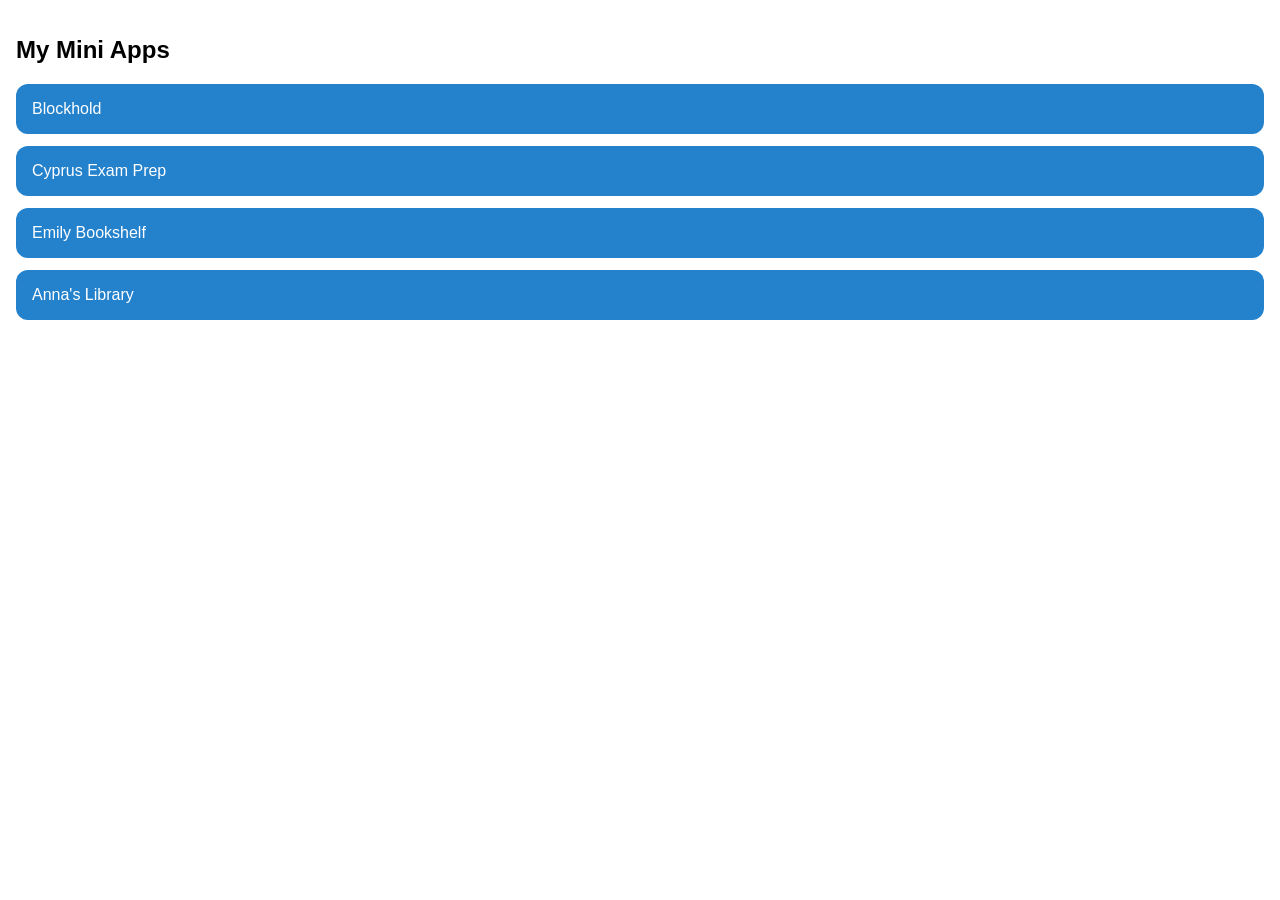
<file: index.html>
<!DOCTYPE html>
<html>
<head>
  <meta charset="UTF-8">
  <meta name="viewport" content="width=device-width, initial-scale=1">
  <title>My Mini Apps</title>
  <script src="https://telegram.org/js/telegram-web-app.js"></script>
  <style>
    body { font-family: sans-serif; padding: 16px; margin: 0;
           background: var(--tg-theme-bg-color, #fff);
           color: var(--tg-theme-text-color, #000); }
    a { display: block; padding: 16px; margin-bottom: 12px;
        border-radius: 12px; text-decoration: none;
        background: var(--tg-theme-button-color, #2481cc);
        color: var(--tg-theme-button-text-color, #fff); }
  </style>
</head>
<body>
  <h2>My Mini Apps</h2>
  <a href="./app1/">Blockhold</a>
  <a href="./app2/">Cyprus Exam Prep</a>
  <a href="./app3/">Emily Bookshelf</a>
  <a href="./app4/">Anna's Library</a>
  <script>Telegram.WebApp.ready(); Telegram.WebApp.expand();</script>
</body>
</html>
</file>
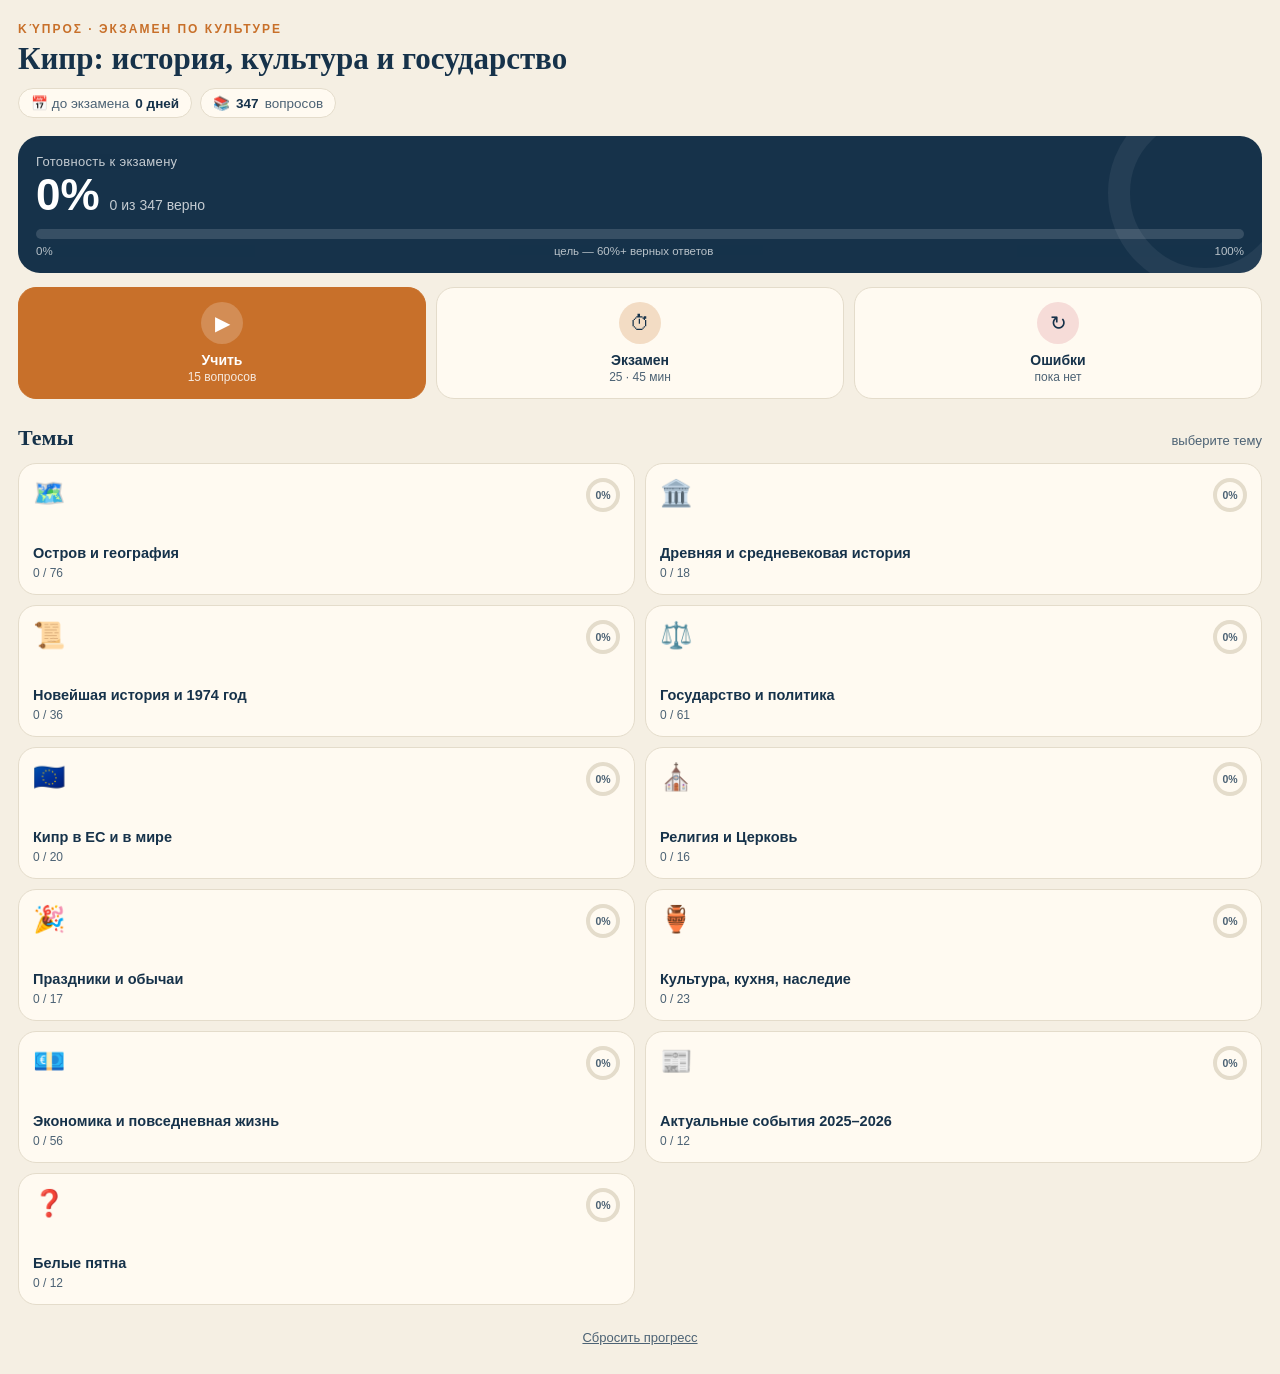
<file: app2/index.html>
<!DOCTYPE html>
<html lang="ru">
<head>
<meta charset="UTF-8">
<meta name="viewport" content="width=device-width, initial-scale=1, maximum-scale=1, user-scalable=no, viewport-fit=cover">
<title>Cyprus Exam Prep</title>
<script src="https://telegram.org/js/telegram-web-app.js"></script>
<style>
:root{
  --sand:#f5efe3;--paper:#fffaf1;--ink:#16324a;--ink2:#4c6274;--line:#e4dccb;
  --copper:#c8702a;--copper-soft:#f3dcc4;--olive:#5d7d36;--olive-soft:#e4ecd5;
  --red:#c0453b;--red-soft:#f6dcd8;--sea:#1f5b85;
}
*{box-sizing:border-box;-webkit-tap-highlight-color:transparent}
html,body{margin:0;background:var(--sand);color:var(--ink);font-family:-apple-system,BlinkMacSystemFont,"Segoe UI",Roboto,sans-serif;font-size:16px}
body{padding:0 18px calc(28px + env(safe-area-inset-bottom))}
button{font:inherit;color:inherit;border:0;background:none;cursor:pointer;text-align:left}
.hidden{display:none!important}
.serif{font-family:"Iowan Old Style","Palatino Linotype",Palatino,Georgia,serif}

/* header */
.eyebrow{margin:22px 0 6px;font-size:12px;letter-spacing:2px;text-transform:uppercase;color:var(--copper);font-weight:700}
h1{font-size:31px;line-height:1.1;margin:0;font-weight:700}
.meta{display:flex;align-items:center;gap:8px;margin:12px 0 0;flex-wrap:wrap}
.chip{display:inline-flex;align-items:center;gap:6px;background:var(--paper);border:1px solid var(--line);border-radius:999px;padding:6px 12px;font-size:13.5px;color:var(--ink2)}
.chip b{color:var(--ink)}

/* progress panel */
.panel{background:var(--ink);color:#fff;border-radius:22px;padding:18px 18px 16px;margin-top:18px;position:relative;overflow:hidden}
.panel::after{content:"";position:absolute;right:-40px;top:-40px;width:150px;height:150px;border-radius:50%;border:22px solid rgba(255,255,255,.06)}
.panel .lbl{font-size:13px;opacity:.75;letter-spacing:.3px}
.panel .num{display:flex;align-items:baseline;gap:10px;margin:4px 0 12px}
.panel .num b{font-size:44px;line-height:1}
.panel .num span{opacity:.75;font-size:14px}
.track{height:10px;background:rgba(255,255,255,.14);border-radius:10px;overflow:hidden}
.track i{display:block;height:100%;width:0;background:var(--copper);border-radius:10px;transition:width .4s}
.marks{display:flex;justify-content:space-between;font-size:11.5px;opacity:.7;margin-top:6px}

/* actions */
.actions{display:grid;grid-template-columns:repeat(3,1fr);gap:10px;margin-top:14px}
.act{background:var(--paper);border:1px solid var(--line);border-radius:18px;padding:14px 10px;text-align:center}
.act .i{width:42px;height:42px;margin:0 auto 8px;border-radius:50%;display:grid;place-items:center;font-size:20px}
.act b{display:block;font-size:14px}
.act small{display:block;color:var(--ink2);font-size:12px;margin-top:2px}
.act.main{background:var(--copper);border-color:var(--copper);color:#fff}
.act.main .i{background:rgba(255,255,255,.2)}
.act.main small{color:rgba(255,255,255,.85)}

/* topics grid */
.sec{display:flex;justify-content:space-between;align-items:baseline;margin:26px 0 12px}
.sec h2{font-size:22px;margin:0}
.sec span{font-size:13px;color:var(--ink2)}
.grid{display:grid;grid-template-columns:1fr 1fr;gap:10px}
.tile{background:var(--paper);border:1px solid var(--line);border-radius:18px;padding:14px;display:flex;flex-direction:column;min-height:132px;position:relative}
.tile .em{font-size:26px}
.tile b{font-size:14.5px;line-height:1.25;margin-top:auto;padding-top:10px}
.tile small{color:var(--ink2);font-size:12px;margin-top:4px}
.tile .rg{position:absolute;top:12px;right:12px;width:38px;height:38px}
.tile .rg svg{transform:rotate(-90deg)}
.tile .rg span{position:absolute;inset:0;display:grid;place-items:center;font-size:10.5px;font-weight:700;color:var(--ink2)}
.tile.done{border-color:var(--olive);background:var(--olive-soft)}
.reset{display:block;margin:24px auto 0;color:var(--ink2);font-size:13px;text-decoration:underline;text-align:center}

/* quiz */
.qbar{display:flex;align-items:center;gap:12px;margin:16px 0 18px}
.qbar .x{width:36px;height:36px;border-radius:50%;background:var(--paper);border:1px solid var(--line);display:grid;place-items:center;font-size:16px;flex-shrink:0;text-align:center}
.qbar .prog{flex:1;height:8px;background:var(--line);border-radius:8px;overflow:hidden}
.qbar .prog i{display:block;height:100%;background:var(--sea);transition:width .25s}
.qbar .cnt{font-size:13px;color:var(--ink2);font-variant-numeric:tabular-nums;min-width:44px;text-align:right}
.timer{font-weight:700;color:var(--ink)}
.qtopic{font-size:12px;letter-spacing:1.5px;text-transform:uppercase;color:var(--copper);font-weight:700;margin-bottom:8px}
.qtext{font-size:21px;font-weight:700;line-height:1.3;margin:0 0 8px}
.qru{color:var(--ink2);font-size:15px;line-height:1.4;margin:0}
.toggle{font-size:13px;color:var(--sea);padding:8px 0 14px;text-decoration:underline}
.opt{display:flex;align-items:flex-start;gap:12px;width:100%;background:var(--paper);border:1.5px solid var(--line);border-radius:14px;padding:12px;margin-bottom:9px;line-height:1.35}
.opt .l{width:28px;height:28px;border-radius:50%;background:var(--sand);display:grid;place-items:center;font-weight:700;font-size:14px;flex-shrink:0;color:var(--ink2)}
.opt .t{padding-top:3px}
.opt small{display:block;color:var(--ink2);font-size:13.5px;margin-top:3px}
.opt.sel{border-color:var(--sea);box-shadow:0 0 0 3px rgba(31,91,133,.12)}
.opt.sel .l{background:var(--sea);color:#fff}
.opt.ok{border-color:var(--olive);background:var(--olive-soft)}
.opt.ok .l{background:var(--olive);color:#fff}
.opt.bad{border-color:var(--red);background:var(--red-soft)}
.opt.bad .l{background:var(--red);color:#fff}
.expl{border-left:4px solid var(--copper);background:var(--paper);border-radius:0 14px 14px 0;padding:12px 14px;margin:8px 0 14px;font-size:15px;line-height:1.45}
.expl b{display:block;margin-bottom:4px}
.btn{display:block;width:100%;background:var(--ink);color:#fff;border-radius:14px;padding:15px;font-weight:700;font-size:16.5px;text-align:center}
.btn:disabled{opacity:.35}
.foot{position:sticky;bottom:0;padding:10px 0 calc(6px + env(safe-area-inset-bottom));background:linear-gradient(to top,var(--sand) 70%,rgba(245,239,227,0))}

/* result */
.res{padding-top:28px}
.score{background:var(--ink);color:#fff;border-radius:22px;padding:22px;text-align:center}
.score .big{font-size:54px;font-weight:800;line-height:1;margin:8px 0}
.score .verdict{font-size:17px;font-weight:600}
.score p{opacity:.75;font-size:14px;margin:8px 0 0}
.review h2{font-size:20px;margin:24px 0 10px}
.rv{background:var(--paper);border:1px solid var(--line);border-radius:14px;padding:12px;margin-bottom:8px;font-size:14px;line-height:1.4}
.rv .g{color:var(--olive);font-weight:600}.rv .r{color:var(--red)}
.rv .m{color:var(--ink2)}
</style>
</head>
<body>

<!-- HOME -->
<section id="home">
  <div class="eyebrow">Κύπρος · экзамен по культуре</div>
  <h1 class="serif">Кипр: история, культура и государство</h1>
  <div class="meta">
    <span class="chip">📅 до экзамена <b id="days">–</b></span>
    <span class="chip">📚 <b id="totalQ">0</b> вопросов</span>
  </div>

  <div class="panel">
    <div class="lbl">Готовность к экзамену</div>
    <div class="num"><b id="readyPct">0%</b><span id="readyTxt"></span></div>
    <div class="track"><i id="readyBar"></i></div>
    <div class="marks"><span>0%</span><span>цель — 60%+ верных ответов</span><span>100%</span></div>
  </div>

  <div class="actions">
    <button class="act main" id="startAll"><div class="i">▶</div><b>Учить</b><small>15 вопросов</small></button>
    <button class="act" id="startExam"><div class="i" style="background:var(--copper-soft)">⏱</div><b>Экзамен</b><small>25 · 45 мин</small></button>
    <button class="act" id="startMist"><div class="i" style="background:var(--red-soft)">↻</div><b>Ошибки</b><small id="mistCount">0</small></button>
  </div>

  <div class="sec"><h2 class="serif">Темы</h2><span>выберите тему</span></div>
  <div class="grid" id="cats"></div>
  <button class="reset" id="resetBtn">Сбросить прогресс</button>
</section>

<!-- QUIZ -->
<section id="quiz" class="hidden">
  <div class="qbar">
    <button class="x" id="quit">✕</button>
    <div class="prog"><i id="qProg"></i></div>
    <span class="cnt" id="qCount"></span>
  </div>
  <div class="qtopic" id="qTitle"></div>
  <p class="qtext serif" id="qText"></p>
  <p class="qru" id="qRu"></p>
  <button class="toggle" id="trToggle"></button>
  <div id="opts"></div>
  <div class="expl hidden" id="expl"></div>
  <div class="foot"><button class="btn" id="next" disabled>Ответить</button></div>
</section>

<!-- RESULT -->
<section id="result" class="hidden">
  <div class="res">
    <div class="score">
      <div style="font-size:36px" id="resEmoji"></div>
      <div class="big" id="resScore"></div>
      <div class="verdict" id="resVerdict"></div>
      <p id="resNote"></p>
    </div>
    <button class="btn" id="resHome" style="margin-top:14px;background:var(--copper)">На главную</button>
    <div class="review" id="review"></div>
  </div>
</section>

<script>
var BANK = {"qs": [{"id": "1.1", "ch": 1, "q": "Ποια από τις ακόλουθες πληροφορίες για την Κύπρο είναι σωστή;", "o": ["Είναι το μεγαλύτερο, σε έκταση, νησί της Μεσογείου.", "Βρίσκεται στη δυτική λεκάνη της Μεσογείου.", "Έχει μεσογειακό κλίμα με ξηρά καλοκαίρια και ήπιους χειμώνες.", "Είναι το μικρότερο, σε πληθυσμό, κράτος-μέλος της ΕΕ."], "ru": "Какое утверждение о Кипре верно?", "ro": ["Самый большой по площади остров Средиземного моря", "Находится в западной части Средиземноморья", "Средиземноморский климат с сухим летом и мягкой зимой", "Самое маленькое по населению государство ЕС"], "a": 2, "e": "Средиземноморский климат с сухим летом и мягкой зимой. Остальное ложно: Кипр — третий остров по площади (после Сицилии и Сардинии), лежит в восточном Средиземноморье, а самое маленькое по населению государство ЕС — Мальта. (Вопрос марта 2026.)"}, {"id": "1.2", "ch": 1, "q": "Η συνολική έκταση της Κύπρου είναι…", "o": ["29.289 km²", "4.251 km²", "9.251 km²", "32.251 km²"], "ru": "Общая площадь Кипра составляет…", "ro": [], "a": 2, "e": "9.251 km². Запоминалка: «3 — 9251», третий остров, 9251 км²."}, {"id": "1.3", "ch": 1, "q": "Οι επίσημες γλώσσες της Κυπριακής Δημοκρατίας σύμφωνα με το Σύνταγμα είναι…", "o": ["η ελληνική και η αγγλική", "η ελληνική και η τουρκική", "η ελληνική", "η ελληνική, η αγγλική και η τουρκική"], "ru": "Официальные языки Республики Кипр по Конституции:", "ro": ["греческий и английский", "греческий и турецкий", "греческий", "греческий, английский и турецкий"], "a": 1, "e": "Греческий и турецкий. Английский широко распространён, но официальным не является."}, {"id": "1.4", "ch": 1, "q": "Τι δεν ισχύει για τη σημαία της Κυπριακής Δημοκρατίας;", "o": ["Περιλαμβάνει ένα μπλε σταυρό.", "Το φόντο της σημαίας είναι λευκό.", "Περιλαμβάνει δύο κλαδιά ελιάς.", "Απεικονίζει τον χάρτη της Κύπρου."], "ru": "Что НЕ верно о флаге Кипра?", "ro": ["На нём синий крест", "Фон белый", "Две оливковые ветви", "Изображена карта Кипра"], "a": 0, "e": "Синего креста нет: он на флаге Греции. На флаге Кипра — белый фон, медно-жёлтая карта и две зелёные оливковые ветви."}, {"id": "1.5", "ch": 1, "q": "Ποια χώρα βρίσκεται πιο κοντά στην Κύπρο;", "o": ["Η Ελλάδα", "Η Αίγυπτος", "Η Τουρκία", "Το Ισραήλ"], "ru": "Какая страна ближе всего к Кипру?", "ro": [], "a": 2, "e": "Турция, 75 км. До Сирии 105 км, до Израиля 200 км, до Египта 380 км, до Греции ≈800 км."}, {"id": "1.6", "ch": 1, "q": "Πού βρίσκεται η Κύπρος σε σχέση με την Τουρκία;", "o": ["Βόρεια", "Νότια", "Δυτικά", "Ανατολικά"], "ru": "Где находится Кипр относительно Турции?", "ro": ["К северу", "К югу", "К западу", "К востоку"], "a": 1, "e": "Кипр лежит к югу от Турции (νότια)."}, {"id": "1.7", "ch": 1, "q": "Ποια είναι η μέση ετήσια θερμοκρασία στη Λευκωσία;", "o": ["15,5 °C", "19,5 °C", "22,5 °C", "25,5 °C"], "ru": "Средняя годовая температура в Никосии?", "ro": [], "a": 1, "e": "19,5 °C. Проверено тестом; ловушки — 15,5 / 22,5 / 25,5."}, {"id": "1.8", "ch": 1, "q": "Σε ποια περιοχή της Κύπρου σημειώνεται η μεγαλύτερη βροχόπτωση;", "o": ["Στην Πάφο", "Στη Λάρνακα", "Στην οροσειρά του Τροόδους", "Στη Λευκωσία"], "ru": "Где на Кипре выпадает больше всего осадков?", "ro": [], "a": 2, "e": "Горы Троодоса: высота даёт дожди и снег."}, {"id": "1.9", "ch": 1, "q": "Ποια είναι η πιο διαδεδομένη ξένη γλώσσα στην Κύπρο;", "o": ["Η ρωσική", "Η αγγλική", "Η γαλλική", "Η γερμανική"], "ru": "Самый распространённый иностранный язык на Кипре?", "ro": [], "a": 1, "e": "Английский — наследие британского правления 1878–1960."}, {"id": "1.10", "ch": 1, "q": "Όταν στο Λονδίνο η ώρα είναι 12:00, στην Κύπρο είναι…", "o": ["11:00", "13:00", "14:00", "15:00"], "ru": "Когда в Лондоне 12:00, на Кипре…", "ro": [], "a": 2, "e": "Кипр на 2 часа впереди Лондона круглый год: оба переводят часы в одни и те же даты."}, {"id": "1.11", "ch": 1, "q": "Σε ποιον από τους ακόλουθους οργανισμούς ΔΕΝ ανήκει η Κύπρος;", "o": ["ΟΗΕ", "Ευρωπαϊκή Ένωση", "ΝΑΤΟ", "Κοινοπολιτεία"], "ru": "В какую из организаций Кипр НЕ входит?", "ro": ["ООН", "ЕС", "НАТО", "Содружество"], "a": 2, "e": "НАТО. В ООН Кипр с 1960, в Содружестве с 1961, в ЕС с 2004."}, {"id": "1.12", "ch": 1, "q": "Οι διοικητικές επαρχίες της Κύπρου είναι…", "o": ["5", "4", "6", "7"], "ru": "Сколько административных районов на Кипре?", "ro": [], "a": 2, "e": "6 районов: Λευκωσία, Λεμεσός, Λάρνακα, Πάφος, Αμμόχωστος, Κερύνεια."}, {"id": "1.13", "ch": 1, "q": "Ποια επαρχία βρίσκεται εξ ολοκλήρου στα κατεχόμενα;", "o": ["Αμμόχωστος", "Κερύνεια", "Λευκωσία", "Λάρνακα"], "ru": "Какой район полностью оккупирован?", "ro": [], "a": 1, "e": "Кирения оккупирована полностью. Фамагуста — большей частью, Никосия и Ларнака — частично."}, {"id": "1.14", "ch": 1, "q": "Το λευκό χρώμα στη σημαία της Κύπρου συμβολίζει…", "o": ["τη θάλασσα", "την ειρήνη", "τον χαλκό", "την ορθοδοξία"], "ru": "Белый цвет на флаге Кипра символизирует…", "ro": ["море", "мир", "медь", "православие"], "a": 1, "e": "Мир (η ειρήνη). Медь символизирует жёлто-медный цвет карты."}, {"id": "1.15", "ch": 1, "q": "Σωστό ή Λάθος: «Περίπου το 5% του πληθυσμού της Κύπρου είναι αλλοδαποί.»", "o": ["Σωστό", "Λάθος"], "ru": "Верно или неверно: «Около 5% населения Кипра — иностранцы».", "ro": [], "a": 1, "e": "(Λάθος). Иностранцев около 20%. (Вопрос июля 2023.) Ответы к главе 2"}, {"id": "2.1", "ch": 2, "q": "Η πιο ψηλή κορυφή της οροσειράς του Τροόδους είναι…", "o": ["Όλυμπος (Χιονίστρα)", "Άγιος Ιλαρίωνας", "Κύκκος", "Κυπαρισσόβουνο"], "ru": "Самая высокая вершина Троодоса:", "ro": ["Олимп (Хионистра)", "Святой Иларион", "Киккос", "Кипарисовуно"], "a": 0, "e": "Олимп (Хионистра), 1952 м. Святой Иларион и Кипарисовуно — в Пентадактилосе. Киккос — монастырь, а не вершина."}, {"id": "2.2", "ch": 2, "q": "Ποια από τις πιο κάτω βουνοκορφές δεν βρίσκεται στην οροσειρά του Πενταδάκτυλου;", "o": ["Παπούτσα", "Καντάρα", "Κυπαρισσόβουνο", "Άγιος Ιλαρίωνας"], "ru": "Какая вершина НЕ находится в хребте Пентадактилос?", "ro": [], "a": 0, "e": "Папуца стоит в Троодосе («тапочки — дома, в центре»). Кантара, Кипарисовуно и Святой Иларион — вершины Пентадактилоса. (Июль 2026 II.)"}, {"id": "2.3", "ch": 2, "q": "Τα χωριά Κακοπετριά και Γαλάτα βρίσκονται στη γεωγραφική περιοχή της…", "o": ["Μαραθάσας", "Σολέας", "Πιτσιλιάς", "Τηλλυρίας"], "ru": "Деревни Какопетрия и Галата находятся в области…", "ro": [], "a": 1, "e": "Солеа («соль и молоко» — Какопетрия и Галата). Марафаса — это Педулас и Калопанайотис. (Июль 2026 I.)"}, {"id": "2.4", "ch": 2, "q": "Σε ποιον κόλπο εκβάλλουν οι ποταμοί Πεδιαίος και Γιαλιάς;", "o": ["Επισκοπής", "Μόρφου", "Λάρνακας", "Αμμοχώστου"], "ru": "В какой залив впадают реки Педиэос и Ялиас?", "ro": [], "a": 3, "e": "В залив Фамагусты: обе реки текут через Месаорию на восток. (Июль 2026 II.)"}, {"id": "2.5", "ch": 2, "q": "Το μεγαλύτερο, σε χωρητικότητα, φράγμα νερού στην Κύπρο είναι…", "o": ["του Ασπρόκρεμμου", "της Ευρέτου", "του Κούρη", "της Γερμασόγειας"], "ru": "Крупнейшая по ёмкости плотина Кипра?", "ro": [], "a": 2, "e": "Курис, 115 млн м³. Второе место — Аспрокреммос (52), третье — Эвретоу (24). (Июль 2026 II.)"}, {"id": "2.6", "ch": 2, "q": "Ποιο είναι το μακρύτερο ποτάμι της Κύπρου;", "o": ["Κούρης", "Πεδιαίος", "Διάριζος", "Ξερός"], "ru": "Самая длинная река Кипра?", "ro": [], "a": 1, "e": "Педиэос, около 98 км. Курис здесь ловушка: это самое большое водохранилище, но не самая длинная река."}, {"id": "2.7", "ch": 2, "q": "Ποια από τις πιο κάτω περιοχές δεν ανήκει στο Δίκτυο Natura 2000;", "o": ["Η αλυκή της Λάρνακας", "Η μαρίνα της Λεμεσού", "Η χερσόνησος του Ακάμα", "Το δάσος της Πάφου"], "ru": "Что НЕ входит в сеть Natura 2000?", "ro": ["Солёное озеро Ларнаки", "марина Лимасола", "полуостров Акамас", "Пафосский лес"], "a": 1, "e": "Марина Лимасола — искусственный порт, в Natura 2000 она не входит. (Июль 2026 I.)"}, {"id": "2.8", "ch": 2, "q": "Ποιος από τους ακόλουθους βιότοπους βρίσκεται στην επαρχία Λευκωσίας;", "o": ["Δασικό Πάρκο Κάβο Γκρέκο", "Λίμνη Ορόκλινης", "Εκδρομικός χώρος Πλατάνια", "Παραλία Λάρας-Τοξεύτρας"], "ru": "Какой природный объект находится в районе Никосии?", "ro": [], "a": 2, "e": "Платанья («платаны у столицы»). Каво Греко относится к Фамагусте, озеро Ороклини — к Ларнаке, пляж Лара — к Пафосу. (Июль 2026 I.)"}, {"id": "2.9", "ch": 2, "q": "Το Φαράγγι του Άβακα βρίσκεται στην επαρχία…", "o": ["Λάρνακας", "Ελεύθερης Αμμοχώστου", "Πάφου", "Λεμεσού"], "ru": "Ущелье Авакас находится в районе…", "ro": [], "a": 2, "e": "Пафос (полуостров Акамас). (Июль 2026 I.)"}, {"id": "2.10", "ch": 2, "q": "Σε ποια επαρχία βρίσκεται το δασικό πάρκο Κάβο Γκρέκο;", "o": ["Αμμοχώστου", "Λεμεσού", "Λάρνακας", "Πάφου"], "ru": "В каком районе лесной парк Каво Греко?", "ro": [], "a": 0, "e": "Фамагуста (свободная часть), рядом Протарас и Айя-Напа. (Март 2026.)"}, {"id": "2.11", "ch": 2, "q": "Ο βιότοπος όπου συναντάται το κυπριακό αγρινό είναι…", "o": ["η Καρπασία", "η Αλυκή Λάρνακας", "το δάσος Πάφου", "ο Ακάμας"], "ru": "Где обитает кипрский муфлон?", "ro": [], "a": 2, "e": "Пафосский лес. (Март 2026.)"}, {"id": "2.12", "ch": 2, "q": "Ποιο από τα πιο κάτω χωριά είναι παραθαλάσσιο;", "o": ["Αγρός", "Δρούσεια", "Περβόλια", "Φοινί"], "ru": "Какая деревня прибрежная?", "ro": [], "a": 2, "e": "Перволия (Ларнака). Агрос, Друсия и Фини — горные или холмовые деревни. (Июль 2026 I.)"}, {"id": "2.13", "ch": 2, "q": "Ποιος από τους πιο κάτω Δήμους βρίσκεται στα κατεχόμενα;", "o": ["Αγίου Αθανασίου", "Αθηαίνου", "Ακανθούς", "Αραδίππου"], "ru": "Какой муниципалитет на оккупированной территории?", "ro": [], "a": 2, "e": "Акантý — оккупированный муниципалитет (административно — район Фамагусты). Агиос Афанасиос относится к Лимасолу, Атиену и Арадиппу — к Ларнаке. (Июль 2026 I.)"}, {"id": "2.14", "ch": 2, "q": "Το μονοπάτι της φύσης «Καληδόνια» βρίσκεται…", "o": ["στο δάσος του Τροόδους", "στο δάσος του Ακάμα", "στον Πενταδάκτυλο", "στο Εθνικό Δασικό Πάρκο Κάβο Γκρέκο"], "ru": "Где природная тропа «Каледония»?", "ro": [], "a": 0, "e": "Лес Троодоса, у Платреса. (Июль 2026 II.)"}, {"id": "2.15", "ch": 2, "q": "Η Γαλάζια Σημαία στην Κύπρο…", "o": ["δηλώνει ένα δάσος με μονοπάτια της φύσης", "βρίσκεται έξω από αρχαιολογικούς χώρους", "είναι σήμα πιστοποίησης μιας καθαρής παραλίας", "βρίσκεται στους χάρτες των δρόμων του κρασιού"], "ru": "«Голубой флаг» на Кипре:", "ro": ["обозначает лес с тропами", "стоит у археологических памятников", "знак сертификации чистого пляжа", "есть на картах винных маршрутов"], "a": 2, "e": "Голубой флаг — знак сертификации чистого пляжа. (Июль 2026 I.)"}, {"id": "2.16", "ch": 2, "q": "Σε ποια επαρχία βρίσκεται η Πέγεια;", "o": ["Λεμεσού", "Πάφου", "Λάρνακας", "Αμμοχώστου"], "ru": "В каком районе Пейя?", "ro": [], "a": 1, "e": "Пафос."}, {"id": "2.17", "ch": 2, "q": "Σε ποιες επαρχίες βρίσκονται οι αλυκές της Κύπρου;", "o": ["Λευκωσίας και Πάφου", "Λάρνακας και Λεμεσού", "Αμμοχώστου και Κερύνειας", "Πάφου και Λεμεσού"], "ru": "В каких районах солёные озёра?", "ro": [], "a": 1, "e": "Ларнака и Лимасол (Акротири)."}, {"id": "2.18", "ch": 2, "q": "Ποιο ποσοστό του εδάφους της Κύπρου κατέχει ο τουρκικός στρατός;", "o": ["26,2%", "36,2%", "46,2%", "3,6%"], "ru": "Какой процент территории Кипра оккупирован турецкой армией?", "ro": [], "a": 1, "e": "36,2%. Вариант 3,6% — ловушка: это проходной порог на выборах в парламент."}, {"id": "2.19", "ch": 2, "q": "Το Μπουφαβέντο είναι…", "o": ["καταρράκτης", "κάστρο", "φράγμα", "μοναστήρι"], "ru": "Буффавенто — это:", "ro": ["водопад", "замок", "плотина", "монастырь"], "a": 1, "e": "Замок на хребте Пентадактилос."}, {"id": "2.20", "ch": 2, "q": "Η Κυπερούντα βρίσκεται στην επαρχία…", "o": ["Λευκωσίας", "Λεμεσού", "Πάφου", "Λάρνακας"], "ru": "В каком районе Киперунда?", "ro": [], "a": 1, "e": "Лимасол (область Пицилья). Ответы к главе 5"}, {"id": "3.1", "ch": 3, "q": "Σε ποια επαρχία βρίσκεται το χωριό Κακοπετριά;", "o": ["Λεμεσός", "Λευκωσία", "Πάφος", "Λάρνακα"], "ru": "В каком районе находится Какопетрия?", "ro": [], "a": 1, "e": "Солеа, северный склон, правило 1."}, {"id": "3.2", "ch": 3, "q": "Σε ποιο χωριό γιορτάζεται το Φεστιβάλ Λεβάντας;", "o": ["Πλάτρες", "Μηλιού", "Φικάρδου", "Λιμνάτης"], "ru": "Где проходит фестиваль лаванды?", "ro": [], "a": 0, "e": "Платрес."}, {"id": "3.3", "ch": 3, "q": "Σε ποια επαρχία βρίσκεται το χωριό Ξυλοφάγου;", "o": ["Αμμόχωστος", "Λάρνακα", "Λευκωσία", "Λεμεσός"], "ru": "В каком районе находится Ксилофагу?", "ro": [], "a": 1, "e": "исключение из правила 6."}, {"id": "3.4", "ch": 3, "q": "Σε ποιο χωριό γιορτάζεται το Φεστιβάλ Πορτοκαλιού;", "o": ["Αυγόρου", "Όμοδος", "Μηλιού", "Παλώδια"], "ru": "Где проходит фестиваль апельсина?", "ro": [], "a": 2, "e": "Милиу."}, {"id": "3.5", "ch": 3, "q": "Σε ποια επαρχία ανήκει η Μονή Κύκκου;", "o": ["Πάφος", "Λεμεσός", "Λευκωσία", "Κερύνεια"], "ru": "К какому району относится монастырь Киккос?", "ro": [], "a": 2, "e": "Марафаса."}, {"id": "5.1", "ch": 5, "q": "Ποιος από τους ακόλουθους αρχαιολογικούς χώρους συμπεριλαμβάνεται στον κατάλογο Πολιτιστικής Κληρονομιάς της ΟΥΝΕΣΚΟ;", "o": ["Η αρχαία πόλη της Σαλαμίνας", "Το Αββαείο του Μπέλαπαϊς", "Ο Νεολιθικός Οικισμός της Χοιροκοιτίας", "Το αρχαίο Κούριον"], "ru": "Какой памятник в списке ЮНЕСКО?", "ro": [], "a": 2, "e": "Хирокития (ЮНЕСКО, 1998). Саламин и Беллапаис находятся на оккупированном севере и в списке ЮНЕСКО нет. Курион в список тоже не входит. (Июль 2026 II.)"}, {"id": "5.2", "ch": 5, "q": "Σύμφωνα με τη μυθολογία η θεά Αφροδίτη…", "o": ["γεννήθηκε στα Λουτρά της Αφροδίτης", "εμφανίστηκε για πρώτη φορά στο μονοπάτι του Άδωνη", "αναδύθηκε από τον αφρό της θάλασσας στην Πέτρα του Ρωμιού", "βρέθηκε μέσα σε ένα κοχύλι στο Φαράγγι του Άβακα"], "ru": "Согласно мифологии, Афродита:", "ro": ["родилась в Купальнях Афродиты", "впервые появилась на тропе Адониса", "вышла из морской пены у Петра-ту-Ромиу", "была найдена в раковине в ущелье Авакас"], "a": 2, "e": "Афродита вышла из морской пены у Петра-ту-Ромиу («Афро-пена»: αφρός значит «пена»). В Купальнях Афродиты она, по мифу, купалась, а не родилась. (Июль 2026 I.)"}, {"id": "5.3", "ch": 5, "q": "Στα αρχαία χρόνια η Κύπρος ήταν σημαντικό κέντρο λατρείας της θεάς…", "o": ["Δήμητρας", "Αθηνάς", "Αφροδίτης", "Άρτεμης"], "ru": "В древности Кипр был центром культа богини…", "ro": [], "a": 2, "e": "Афродита. Главное святилище было в Палеопафосе (Куклия). (Март 2026.)"}, {"id": "5.4", "ch": 5, "q": "Ποιος από τους πιο κάτω αρχαιολογικούς χώρους βρίσκεται στις κατεχόμενες περιοχές;", "o": ["Χοιροκοιτία", "Κούριον", "Αμαθούς", "Σαλαμίνα"], "ru": "Какой памятник на оккупированной территории?", "ro": [], "a": 3, "e": "Саламин («салями — северная колбаса»). (Июль 2025.)"}, {"id": "5.5", "ch": 5, "q": "Ποιος είναι ο αρχαιότερος γνωστός οικισμός της Κύπρου;", "o": ["Σόλοι", "Μάα-Παλαιόκαστρο", "Χοιροκοιτία", "Ταμασσός"], "ru": "Древнейшее известное поселение Кипра?", "ro": [], "a": 2, "e": "Хирокития, неолит (≈7000 лет до н. э.; ключ теста — известны и более ранние поселения, например Климонас)."}, {"id": "5.6", "ch": 5, "q": "Ποια πόλη ήταν πρωτεύουσα της Κύπρου κατά τη ρωμαϊκή περίοδο;", "o": ["Σαλαμίνα", "Κούριον", "Πάφος", "Κίτιον"], "ru": "Столица Кипра в римский период?", "ro": [], "a": 2, "e": "Пафос. Ловушка — Курион: там знаменитый театр, но столицей он не был."}, {"id": "5.7", "ch": 5, "q": "Ο φιλόσοφος Ζήνων, ιδρυτής της Στωικής φιλοσοφίας, καταγόταν από…", "o": ["τη Σαλαμίνα", "το Κίτιον (Λάρνακα)", "την Πάφο", "την Αμαθούντα"], "ru": "Философ Зенон, основатель стоицизма, был родом из…", "ro": [], "a": 1, "e": "Китион, то есть современная Ларнака."}, {"id": "5.8", "ch": 5, "q": "Σε ποιο κάστρο παντρεύτηκε ο Ριχάρδος ο Λεοντόκαρδος τη Βερεγγάρια;", "o": ["Κολοσσίου", "Λεμεσού", "Κερύνειας", "Πάφου"], "ru": "В каком замке Ричард Львиное Сердце женился на Беренгарии?", "ro": [], "a": 1, "e": "В замке Лимасола, 1191 год. Беренгарию там же короновали королевой Англии."}, {"id": "5.9", "ch": 5, "q": "Πόσα χρόνια διήρκεσε η Τουρκοκρατία στην Κύπρο;", "o": ["82", "207", "307", "400"], "ru": "Сколько лет длилось османское правление?", "ro": [], "a": 2, "e": "307 лет (1571–1878). 82 года — это срок британского правления."}, {"id": "5.10", "ch": 5, "q": "Από ποιο έτος η Κύπρος βρέθηκε υπό βρετανική διοίκηση;", "o": ["1571", "1878", "1914", "1925"], "ru": "С какого года Кипр под британским управлением?", "ro": [], "a": 1, "e": "1878 год. 1914 — аннексия, 1925 — статус коронной колонии."}, {"id": "5.11", "ch": 5, "q": "Με ποιο έργο του Σαίξπηρ συνδέεται η Αμμόχωστος;", "o": ["Άμλετ", "Ρωμαίος και Ιουλιέτα", "Οθέλλος", "Μάκβεθ"], "ru": "С какой пьесой Шекспира связана Фамагуста?", "ro": [], "a": 2, "e": "«Отелло»: «Башня Отелло» стоит в цитадели Фамагусты."}, {"id": "5.12", "ch": 5, "q": "Ποια είναι η μεγαλύτερη πύλη των ενετικών τειχών της Λευκωσίας;", "o": ["Πύλη Πάφου", "Πύλη Κερύνειας", "Πύλη Αμμοχώστου", "Πύλη Λεμεσού"], "ru": "Самые большие ворота венецианских стен Никосии?", "ro": [], "a": 2, "e": "Фамагустские ворота (Πύλη Αμμοχώστου)."}, {"id": "5.13", "ch": 5, "q": "Ποια από τα ακόλουθα ΔΕΝ ισχύει για το αρχαίο Κούριον;", "o": ["Ήταν η πρωτεύουσα της Κύπρου", "Το θέατρό του χωρούσε πάνω από 3.000 θεατές", "Ιδρύθηκε από Μυκηναίους", "Κοντά βρίσκεται το ιερό του Απόλλωνα Υλάτη"], "ru": "Что НЕ верно о Курионе?", "ro": ["Был столицей Кипра", "театр вмещал более 3000 зрителей", "основан микенцами", "рядом святилище Аполлона Хилатского"], "a": 0, "e": "Курион не был столицей. Остальные три утверждения верны."}, {"id": "5.14", "ch": 5, "q": "Ο ιδρυτής της Εκκλησίας της Κύπρου είναι ο…", "o": ["Απόστολος Παύλος", "Απόστολος Βαρνάβας", "Άγιος Λάζαρος", "Απόστολος Ανδρέας"], "ru": "Основатель Церкви Кипра — …", "ro": [], "a": 1, "e": "Апостол Варнава, уроженец Саламина. Павел проповедовал вместе с ним, но основателем Церкви считается Варнава."}, {"id": "5.15", "ch": 5, "q": "Πώς ονομαζόταν η Λευκωσία στην αρχαιότητα;", "o": ["Κίτιον", "Λήδρα", "Ιδάλιον", "Μάριον"], "ru": "Как называлась Никосия в древности?", "ro": [], "a": 1, "e": "Ледра (Λήδρα). Отсюда улица Ледра и КПП Λήδρας. Ответы к главе 6"}, {"id": "6.1", "ch": 6, "q": "Τι σημαίνει το ακρωνύμιο ΕΟΚΑ;", "o": ["Ελληνική Οργάνωση Ανεξαρτησίας Κύπρου", "Εθνική Οργάνωσις Κυπρίων Αγωνιστών", "Ένωση Ορθόδοξων Κυπρίων Αδελφών", "Εθνική Οδός Κυπριακής Απελευθέρωσης"], "ru": "Что означает ЭОКА?", "ro": [], "a": 1, "e": "Εθνική Οργάνωσις Κυπρίων Αγωνιστών. Обратите внимание на старинное окончание «Οργάνωσις»."}, {"id": "6.2", "ch": 6, "q": "Η Κύπρος ανακηρύχθηκε ανεξάρτητη Δημοκρατία το 1960 με βάση τις συμφωνίες…", "o": ["Βιέννης–Λονδίνου", "Λονδίνου–Λευκωσίας", "Ζυρίχης–Λονδίνου", "Ζυρίχης–Άγκυρας"], "ru": "Кипр стал независимым в 1960 году на основе соглашений…", "ro": [], "a": 2, "e": "Соглашения Цюриха и Лондона, 1959 год. (Июль 2025.)"}, {"id": "6.3", "ch": 6, "q": "Ποιες τρεις χώρες έγιναν εγγυήτριες δυνάμεις της ανεξαρτησίας της Κύπρου;", "o": ["Ελλάδα, Τουρκία, ΗΠΑ", "Ελλάδα, Τουρκία, Ηνωμένο Βασίλειο", "Ελλάδα, Ηνωμένο Βασίλειο, Γαλλία", "Τουρκία, Ηνωμένο Βασίλειο, ΟΗΕ"], "ru": "Какие три страны стали гарантами независимости?", "ro": [], "a": 1, "e": "Греция, Турция и Великобритания. США и ООН гарантами не были."}, {"id": "6.4", "ch": 6, "q": "Ποια από τις ακόλουθες δηλώσεις δεν ισχύει;", "o": ["Η εγκαθίδρυση της Κυπριακής Δημοκρατίας έγινε το 1960.", "Πρώτος Πρόεδρος της Κυπριακής Δημοκρατίας ήταν ο Γλαύκος Κληρίδης.", "Το πραξικόπημα εναντίον του Προέδρου Μακαρίου έγινε στις 15 Ιουλίου 1974.", "Το σχέδιο ΑΝΑΝ απορρίφθηκε από την πλειοψηφία των Ελληνοκυπρίων."], "ru": "Какое утверждение НЕ верно?", "ro": ["Республика основана в 1960", "первым президентом был Глафкос Клиридис", "переворот против Макариоса 15 июля 1974", "план Аннана отвергнут большинством греков-киприотов"], "a": 1, "e": "Первым президентом был Макариос III. Клиридис правил с 1993 по 2003 год. Остальные три утверждения верны. (Июль 2026 I.)"}, {"id": "6.5", "ch": 6, "q": "Πότε έγιναν οι πρώτες προεδρικές εκλογές στην Κύπρο;", "o": ["Αύγουστος 1960", "Δεκέμβριος 1959", "Απρίλιος 1955", "Οκτώβριος 1960"], "ru": "Когда прошли первые президентские выборы?", "ro": [], "a": 1, "e": "13 декабря 1959 года. Макариос набрал 66,8%, Иоаннис Клиридис — 33,2%."}, {"id": "6.6", "ch": 6, "q": "Ποιο ήταν το πραγματικό όνομα του Αρχιεπισκόπου Μακαρίου Γ΄;", "o": ["Γεώργιος Γρίβας", "Μιχαήλ Χριστοδούλου Μούσκος", "Σπύρος Κυπριανού", "Γλαύκος Κληρίδης"], "ru": "Настоящее имя архиепископа Макариоса III?", "ro": [], "a": 1, "e": "Μιχαήλ Χριστοδούλου Μούσκος. Гривас — военный лидер ЭОКА, Киприану — второй президент, Клиридис — четвёртый."}, {"id": "6.7", "ch": 6, "q": "Γιατί η «Πράσινη Γραμμή» ονομάστηκε έτσι;", "o": ["Λόγω των πράσινων μπερέδων του ΟΗΕ", "Επειδή χαράχτηκε με πράσινο μολύβι σε χάρτη", "Λόγω της βλάστησης στη νεκρή ζώνη", "Λόγω του χρώματος της σημαίας"], "ru": "Почему «Зелёная линия» так называется?", "ro": ["Из-за зелёных беретов ООН", "её провели зелёным карандашом на карте", "из-за растительности в буферной зоне", "из-за цвета флага"], "a": 1, "e": "Её начертили зелёным карандашом на карте в 1963 году. Это сделал британский генерал Питер Янг."}, {"id": "6.8", "ch": 6, "q": "Πότε έγινε το πραξικόπημα κατά του Προέδρου Μακαρίου;", "o": ["20 Ιουλίου 1974", "15 Ιουλίου 1974", "14 Αυγούστου 1974", "1 Απριλίου 1955"], "ru": "Когда произошёл переворот против Макариоса?", "ro": [], "a": 1, "e": "15 июля 1974 года. 20 июля — это уже вторжение («15 — путч, 20 — турки»)."}, {"id": "6.9", "ch": 6, "q": "Πότε κηρύχθηκε η κατάπαυση του πυρός το 1974;", "o": ["15 Αυγούστου 1974", "16 Αυγούστου 1974", "16 Αυγούστου 1964", "25 Ιουλίου 1974"], "ru": "Когда было объявлено прекращение огня в 1974 году?", "ro": [], "a": 1, "e": "16 августа 1974 года."}, {"id": "6.10", "ch": 6, "q": "Οι Ελληνοκύπριοι που εκτοπίστηκαν από τις βόρειες περιοχές το 1974 ήταν περίπου…", "o": ["320.000", "50.000", "100.000", "200.000"], "ru": "Сколько греков-киприотов были вытеснены с севера в 1974 году?", "ro": [], "a": 3, "e": "Около 200 000 человек, это треть населения (ключ экзамена; официальные источники чаще дают ≈162 000). (Июль 2025.)"}, {"id": "6.11", "ch": 6, "q": "Δίνονται τα γεγονότα: α. Κατάληψη της Μόρφου από τον τουρκικό στρατό· β. Ανακήρυξη του τουρκοκυπριακού ψευδοκράτους· γ. Κατάληψη της Κερύνειας· δ. Δημοψήφισμα για το σχέδιο ΑΝΑΝ. Ποια είναι η σωστή χρονολογική σειρά (από το παλαιότερο);", "o": ["α–γ–β–δ", "β–δ–α–γ", "γ–α–β–δ", "γ–α–δ–β"], "ru": "События:", "ro": ["захват Морфу", "провозглашение псевдогосударства", "захват Кирении", "референдум по плану Аннана. Правильный хронологический порядок?"], "a": 2, "e": "Кирения (20.07.1974) → Морфу (август 1974) → «ТРСК» (1983) → референдум по плану Аннана (2004). (Июль 2026 II.)"}, {"id": "6.12", "ch": 6, "q": "Τι γιορτάζεται στην Κύπρο την 1η Απριλίου;", "o": ["Η ανεξαρτησία", "Η έναρξη του απελευθερωτικού αγώνα της ΕΟΚΑ", "Η ένταξη στην ΕΕ", "Η επανάσταση του 1821"], "ru": "Что празднуют 1 апреля?", "ro": [], "a": 1, "e": "Начало освободительной борьбы ЭОКА 1 апреля 1955 года. 25 марта отмечают греческую революцию 1821 года."}, {"id": "6.13", "ch": 6, "q": "Ποιος ήταν ο στρατιωτικός αρχηγός της ΕΟΚΑ;", "o": ["Γρηγόρης Αυξεντίου", "Γεώργιος Γρίβας (Διγενής)", "Νίκος Σαμψών", "Μακάριος Γ΄"], "ru": "Кто был военным лидером ЭОКА?", "ro": [], "a": 1, "e": "Γεώργιος Γρίβας, псевдоним Дигенис. Афксентиу был его заместителем, Макариос — политическим лидером."}, {"id": "6.14", "ch": 6, "q": "Ποιος από τους παρακάτω ΔΕΝ ήταν συνταγματικός Πρόεδρος της Κυπριακής Δημοκρατίας;", "o": ["Σπύρος Κυπριανού", "Νίκος Σαμψών", "Τάσσος Παπαδόπουλος", "Γιώργος Βασιλείου"], "ru": "Кто НЕ был конституционным президентом Кипра?", "ro": [], "a": 1, "e": "Никос Сампсон, «президент» переворота на 8 дней. Конституционным президентом он не считается."}, {"id": "6.15", "ch": 6, "q": "Επί προεδρίας ποιου η Κύπρος υιοθέτησε το ευρώ;", "o": ["Γλαύκου Κληρίδη", "Τάσσου Παπαδόπουλου", "Δημήτρη Χριστόφια", "Νίκου Αναστασιάδη"], "ru": "При каком президенте Кипр перешёл на евро?", "ro": [], "a": 1, "e": "Тассос Пападопулос, евро с 1 января 2008 года."}, {"id": "6.16", "ch": 6, "q": "Πόσα χρόνια ανεξαρτησίας συμπληρώνει η Κύπρος το 2026;", "o": ["56", "62", "66", "70"], "ru": "Сколько лет независимости исполняется Кипру в 2026 году?", "ro": [], "a": 2, "e": "66 лет (2026 − 1960). Ответы к главе 7"}, {"id": "7.1", "ch": 7, "q": "Πώς αποδίδεται ολογράφως το ακρωνύμιο ΔΔΟ, που συζητείται ως μορφή λύσης του κυπριακού προβλήματος;", "o": ["Διζωνική Δημοκρατική Ομοσπονδία", "Διακρατική Δικοινοτική Ομοσπονδία", "Διζωνική Δικοινοτική Ομοσπονδία", "Διαπραγματεύσιμη Διζωνική Ομοσπονδία"], "ru": "Как полностью расшифровывается ΔΔΟ?", "ro": [], "a": 2, "e": "Διζωνική Δικοινοτική Ομοσπονδία. Запомнить помогает «ди-зона, ди-община»: слов «демократия» и «межгосударственная» в формуле нет. (Июль 2026 I.)"}, {"id": "7.2", "ch": 7, "q": "Η προσωπική απεσταλμένη του Γενικού Γραμματέα του ΟΗΕ για το Κυπριακό είναι η…", "o": ["Μαρία Άνχελ Ολγκίν Γουεγιάρ", "Ρομπέρτα Μετσόλα", "Ούρσουλα φον ντερ Λάιεν", "Κάγια Κάλλας"], "ru": "Личный посланник Генсека ООН по Кипру — …", "ro": [], "a": 0, "e": "Мария Анхела Ольгин (Колумбия). Мецола возглавляет Европарламент, фон дер Ляйен — Еврокомиссию, Каллас отвечает за внешнюю политику ЕС. (Июль 2025.)"}, {"id": "7.3", "ch": 7, "q": "Ο σημερινός ηγέτης της τουρκοκυπριακής κοινότητας είναι ο…", "o": ["Μεχμέτ Αλί Ταλάτ", "Τουφάν Ερχιουρμάν", "Ντερβίς Έρογλου", "Μουσταφά Ακιντζί"], "ru": "Нынешний лидер турко-кипрской общины — …", "ro": [], "a": 1, "e": "Туфан Эрхюрман, лидер с октября 2025 года. Остальные в вариантах — бывшие лидеры. (Март 2026.)"}, {"id": "7.4", "ch": 7, "q": "Ποια χώρα αναγνωρίζει το τουρκοκυπριακό ψευδοκράτος;", "o": ["Καμία", "Μόνο η Τουρκία", "Η Τουρκία και το Αζερμπαϊτζάν", "Η Τουρκία και η Ρωσία"], "ru": "Какая страна признаёт турко-кипрское псевдогосударство?", "ro": [], "a": 1, "e": "Только Турция."}, {"id": "7.5", "ch": 7, "q": "Πότε ανακηρύχθηκε το τουρκοκυπριακό ψευδοκράτος;", "o": ["1974", "1983", "2003", "2004"], "ru": "Когда было провозглашено псевдогосударство?", "ro": [], "a": 1, "e": "1983 год, 15 ноября."}, {"id": "7.6", "ch": 7, "q": "Υπό την αιγίδα ποιου οργανισμού διεξάγονται οι συνομιλίες για το Κυπριακό;", "o": ["Ευρωπαϊκής Ένωσης", "ΝΑΤΟ", "ΟΗΕ", "ΟΑΣΕ"], "ru": "Под эгидой какой организации идут переговоры по Кипру?", "ro": [], "a": 2, "e": "ООН."}, {"id": "7.7", "ch": 7, "q": "Το σχέδιο ΑΝΑΝ τέθηκε σε δημοψήφισμα το…", "o": ["2002", "2004", "2008", "2017"], "ru": "План Аннана был вынесен на референдум в…", "ro": [], "a": 1, "e": "2004 год, 24 апреля. Греки-киприоты проголосовали примерно на 76% «против»."}, {"id": "7.8", "ch": 7, "q": "Επί προεδρίας ποιου έγινε το δημοψήφισμα για το σχέδιο Ανάν;", "o": ["Γλαύκου Κληρίδη", "Τάσσου Παπαδόπουλου", "Δημήτρη Χριστόφια", "Νίκου Αναστασιάδη"], "ru": "При каком президенте прошёл референдум по плану Аннана?", "ro": [], "a": 1, "e": "При Тассосе Пападопулосе."}, {"id": "7.9", "ch": 7, "q": "Πότε άνοιξαν για πρώτη φορά τα σημεία διέλευσης κατά μήκος της Πράσινης Γραμμής;", "o": ["1974", "1983", "2003", "2008"], "ru": "Когда впервые открылись пункты пропуска?", "ro": [], "a": 2, "e": "2003 год, 23 апреля. Пешеходный КПП на улице Ледра работает с 2008 года."}, {"id": "7.10", "ch": 7, "q": "Η είσοδος στην Κυπριακή Δημοκρατία είναι παράνομη από το λιμάνι της…", "o": ["Κερύνειας", "Λεμεσού", "Πάφου", "Λάρνακας"], "ru": "Въезд в Республику Кипр незаконен через порт…", "ro": [], "a": 0, "e": "Кирения, оккупированный порт. Незаконным считается и въезд через аэропорт Эрджан. (Июль 2026 II.)"}, {"id": "7.11", "ch": 7, "q": "Σε ποια χώρα έγινε η Διάσκεψη για το Κυπριακό στο Κραν Μοντανά το 2017;", "o": ["Αυστρία", "Ελβετία", "Γαλλία", "ΗΠΑ"], "ru": "В какой стране прошла конференция в Кран-Монтане в 2017 году?", "ro": [], "a": 1, "e": "Швейцария."}, {"id": "7.12", "ch": 7, "q": "Ποια είναι η κύρια διαφορά της Κύπρου με την Τουρκία;", "o": ["Το εμπόριο", "Η τουριστική ανταγωνιστικότητα", "Η τουρκική κατοχή του βόρειου τμήματος του νησιού", "Η γλώσσα"], "ru": "Главный спор Кипра с Турцией?", "ro": [], "a": 2, "e": "Турецкая оккупация северной части острова."}, {"id": "7.13", "ch": 7, "q": "Ποιο είναι το μοναδικό χωριό στη νεκρή ζώνη όπου ζουν μαζί Ελληνοκύπριοι και Τουρκοκύπριοι;", "o": ["Αθηένου", "Πύλα", "Δένεια", "Αστρομερίτης"], "ru": "Единственная деревня в буферной зоне, где вместе живут греки- и турки-киприоты?", "ro": [], "a": 1, "e": "Пила (район Ларнаки)."}, {"id": "7.14", "ch": 7, "q": "Ποιο από τα παρακάτω ΔΕΝ είναι ένα από τα τέσσερα νέα σημεία διέλευσης που συζητούνται;", "o": ["Μια Μηλιά", "Κόκκινα", "Πύλα–Πέργαμος", "Λουρουτζίνα"], "ru": "Что НЕ входит в четыре обсуждаемых новых КПП? (варианты — по состоянию на 2025; в пакете 2026 Коккины уже нет)", "ro": [], "a": 2, "e": "Пила–Пергамос. Обсуждаются Мья Милья, Коккина, Луруджина и Пирой–Атиену (по состоянию на 2025; в пакете 2026 Коккины уже нет). Ответы к главе 8"}, {"id": "8.1", "ch": 8, "q": "Ποια από τις ακόλουθες πληροφορίες για την Κύπρο είναι λανθασμένη;", "o": ["Η θητεία στην Εθνική Φρουρά είναι υποχρεωτική για τους άρρενες Κύπριους πολίτες.", "Η Κυπριακή Δημοκρατία εντάχθηκε στην Ευρωζώνη το 2008.", "Το πολιτικό σύστημα της Κύπρου είναι προεδρευόμενη δημοκρατία.", "Η Κύπρος διαθέτει Υφυπουργείο Ναυτιλίας και όχι Υπουργείο Ναυτιλίας."], "ru": "Что неверно?", "ro": ["Служба в Нацгвардии обязательна для мужчин-граждан", "Кипр вступил в еврозону в 2008", "политическая система Кипра — «προεδρευόμενη» (парламентская с президентом)", "у Кипра замминистерство, а не министерство судоходства"], "a": 2, "e": "Кипр — προεδρική δημοκρατία (президентская республика). «Προεδρευόμενη» — это модель Греции: парламентская республика с президентом без реальной власти. Остальные утверждения верны, в том числе про замминистерство судоходства. (Июль 2026 II.)"}, {"id": "8.2", "ch": 8, "q": "Ποια από τις ακόλουθες δηλώσεις για την Κυπριακή Δημοκρατία είναι λανθασμένη;", "o": ["Το πολίτευμα είναι Προεδρική Δημοκρατία.", "Αρχηγός του κράτους και της κυβέρνησης είναι ο Πρόεδρος.", "Οι τελευταίες βουλευτικές εκλογές έγιναν στις 24 Μαΐου 2026.", "Ο αριθμός των μελών της Βουλής των Αντιπροσώπων είναι 48."], "ru": "Что неверно?", "ro": ["Строй — президентская республика", "глава государства и правительства — президент", "последние выборы 24 мая 2026", "членов парламента — 48"], "a": 3, "e": "В парламенте работают 56 членов, всего мест 80. Числа 48 нет вообще. (Июль 2026 I.)"}, {"id": "8.3", "ch": 8, "q": "Ποιο από τα ακόλουθα δεν περιλαμβάνεται στις αρμοδιότητες της Βουλής των Αντιπροσώπων;", "o": ["Η αναθεώρηση του Συντάγματος", "Η έγκριση του ετήσιου κρατικού προϋπολογισμού", "Ο διορισμός του Γενικού Εισαγγελέα", "Η ψήφιση νόμων"], "ru": "Что НЕ входит в полномочия Палаты представителей?", "ro": [], "a": 2, "e": "Генерального прокурора назначает президент, а не парламент. (Июль 2026 I.)"}, {"id": "8.4", "ch": 8, "q": "Ποια από τις ακόλουθες πληροφορίες για το πολιτειακό σύστημα είναι λανθασμένη;", "o": ["Ο Πρόεδρος εκλέγεται για πέντε χρόνια", "Οι βουλευτές εκλέγονται για πέντε χρόνια", "Η Βουλή λειτουργεί σήμερα με 56 μέλη", "Οι Υπουργοί δικαιούνται ταυτόχρονα να είναι και βουλευτές"], "ru": "Что неверно?", "ro": ["Президент избирается на 5 лет", "депутаты — на 5 лет", "в парламенте сегодня 56 членов", "министры могут одновременно быть депутатами"], "a": 3, "e": "Министры не могут одновременно быть депутатами: это разделение властей. (Март 2026.)"}, {"id": "8.5", "ch": 8, "q": "Από τους πιο κάτω αξιωματούχους, ανεξάρτητος αξιωματούχος είναι ο…", "o": ["Υπουργός Εξωτερικών", "Κυβερνητικός Εκπρόσωπος", "Γενικός Εισαγγελέας", "Αρχηγός Αστυνομίας"], "ru": "Независимое должностное лицо — …", "ro": [], "a": 2, "e": "Генеральный прокурор. Министр, пресс-секретарь и начальник полиции независимыми не являются. (Июль 2026 II.)"}, {"id": "8.6", "ch": 8, "q": "Ποιος από τους ακόλουθους δεν είναι ανεξάρτητος αξιωματούχος;", "o": ["Αρχηγός Αστυνομίας", "Γενικός Ελεγκτής", "Γενικός Εισαγγελέας", "Επίτροπος Διοικήσεως"], "ru": "Кто НЕ является независимым должностным лицом?", "ro": [], "a": 0, "e": "Начальник полиции, он подчиняется Минюсту. (Июль 2025.)"}, {"id": "8.7", "ch": 8, "q": "Σε ποιο Υπουργείο υπάγεται η Υπηρεσία Υδρογονανθράκων;", "o": ["Ενέργειας, Εμπορίου και Βιομηχανίας", "Εργασίας", "Έρευνας, Καινοτομίας και Ψηφιακής Πολιτικής", "Γεωργίας"], "ru": "Какому министерству подчиняется Служба углеводородов?", "ro": [], "a": 0, "e": "Министерство энергетики, торговли и промышленности («углеводороды = газ = энергия»). (Июль 2026 II.)"}, {"id": "8.8", "ch": 8, "q": "Ποιο υπουργείο είναι αρμόδιο για το Τμήμα Φορολογίας;", "o": ["Εσωτερικών", "Άμυνας", "Οικονομικών", "Δικαιοσύνης"], "ru": "Какое министерство отвечает за налоговый департамент?", "ro": [], "a": 2, "e": "Министерство финансов. (Июль 2025.)"}, {"id": "8.9", "ch": 8, "q": "Εθνική Εποπτική Αρχή για τις τράπεζες στην Κύπρο είναι:", "o": ["το Υπουργείο Οικονομικών", "η Βουλή των Αντιπροσώπων", "η Κεντρική Τράπεζα της Κύπρου", "ο Γενικός Εισαγγελέας"], "ru": "Национальный надзорный орган за банками — …", "ro": [], "a": 2, "e": "Центральный банк Кипра. (Июль 2026 II.)"}, {"id": "8.10", "ch": 8, "q": "Ποιος διορίζει το Υπουργικό Συμβούλιο;", "o": ["Η Βουλή", "Ο Πρόεδρος της Δημοκρατίας", "Ο Πρόεδρος μαζί με τη Βουλή", "Ο λαός"], "ru": "Кто назначает Совет министров?", "ro": [], "a": 1, "e": "Президент назначает министров единолично."}, {"id": "8.11", "ch": 8, "q": "Ποιος εκλέγεται απευθείας από τον λαό;", "o": ["Ο Πρόεδρος της Βουλής", "Ο Πρόεδρος της Δημοκρατίας", "Οι Υπουργοί", "Ο Γενικός Εισαγγελέας"], "ru": "Кого народ избирает напрямую?", "ro": [], "a": 1, "e": "Президент Республики. Председателя Палаты избирают депутаты, министров и генпрокурора назначает президент."}, {"id": "8.12", "ch": 8, "q": "Ο Πρόεδρος της Βουλής εκλέγεται…", "o": ["από τον λαό", "από τους βουλευτές", "από τον Πρόεδρο της Δημοκρατίας", "από το Υπουργικό Συμβούλιο"], "ru": "Председатель Палаты избирается…", "ro": [], "a": 1, "e": "Его избирают сами депутаты."}, {"id": "8.13", "ch": 8, "q": "Ποιο είναι το ελάχιστο ποσοστό (όριο) για την εκλογή κόμματος στη Βουλή;", "o": ["1,8%", "3,6%", "5%", "10%"], "ru": "Какой минимальный процент (порог) нужен партии для прохода в парламент?", "ro": [], "a": 1, "e": "3,6%."}, {"id": "8.14", "ch": 8, "q": "Ποιος μπορεί να εκφράσει δυσπιστία προς το Υπουργικό Συμβούλιο;", "o": ["Η Βουλή", "Ο Πρόεδρος της Βουλής", "Κανείς", "Ο Γενικός Εισαγγελέας"], "ru": "Кто может выразить недоверие Совету министров?", "ro": [], "a": 2, "e": "Никто: в президентской республике вотума недоверия нет."}, {"id": "8.15", "ch": 8, "q": "Μετά τη μεταρρύθμιση του 2023, η ανώτατη δικαστική εξουσία ασκείται από…", "o": ["μόνο το Ανώτατο Δικαστήριο", "το Ανώτατο Δικαστήριο και το Ανώτατο Συνταγματικό Δικαστήριο", "το Εφετείο", "τη Βουλή"], "ru": "После реформы 2023 года высшую судебную власть осуществляют…", "ro": [], "a": 1, "e": "Верховный суд и Верховный конституционный суд."}, {"id": "8.16", "ch": 8, "q": "Πόσο είναι το μέγιστο συνολικό διάστημα που μπορεί κάποιος να είναι Πρόεδρος με δύο συνεχόμενες θητείες;", "o": ["8 χρόνια", "10 χρόνια", "12 χρόνια", "απεριόριστα"], "ru": "Максимальный срок пребывания президентом при двух сроках подряд?", "ro": [], "a": 1, "e": "10 лет: два срока по 5 лет. (Июль 2024.) Ответы к главе 9"}, {"id": "9.1", "ch": 9, "q": "Ποια από τα ακόλουθα περιλαμβάνει μόνο κόμματα/κινήματα που δεν εξασφάλισαν έδρα στις βουλευτικές εκλογές της 24ης Μαΐου 2026;", "o": ["ΔΗ.ΠΑ., Άμεση Δημοκρατία, ΑΛΜΑ", "ΑΛΜΑ, Volt, ΕΔΕΚ", "Volt, Άμεση Δημοκρατία, Κίνημα Οικολόγων", "Κίνημα Οικολόγων, ΔΗ.ΠΑ., ΕΔΕΚ"], "ru": "Какой вариант содержит только партии/движения, НЕ получившие мест на выборах 24 мая 2026?", "ro": [], "a": 3, "e": "Не прошли Экологи, ΔΗ.ΠΑ. и ΕΔΕΚ («ЭДЭ вылетели»). ΑΛΜΑ и Άμεση Δημοκρατία получили по 4 места, поэтому варианты α, β, γ неверны. (Июль 2026 I.)"}, {"id": "9.2", "ch": 9, "q": "Τα δύο μεγαλύτερα κόμματα στη Βουλή των Αντιπροσώπων είναι…", "o": ["ΔΗΣΥ – ΔΗΚΟ", "ΔΗΣΥ – ΑΚΕΛ", "ΑΚΕΛ – ΔΗΚΟ", "ΔΗΣΥ – ΕΔΕΚ"], "ru": "Две крупнейшие партии в Палате представителей — …", "ro": [], "a": 1, "e": "ΔΗΣΥ (17) и ΑΚΕΛ (15). (Март 2026, июль 2024.)"}, {"id": "9.3", "ch": 9, "q": "Ο Πρόεδρος του Δημοκρατικού Κόμματος (ΔΗΚΟ) είναι ο…", "o": ["Χρύσης Παντελίδης", "Νικόλας Παπαδόπουλος", "Πανίκος Λεωνίδου", "Ζαχαρίας Κουλίας"], "ru": "Председатель Демократической партии (ΔΗΚΟ) — …", "ro": [], "a": 1, "e": "Νικόλας Παπαδόπουλος, сын президента Τάσσου Παπαδόπουλου. (Июль 2026 II.)"}, {"id": "9.4", "ch": 9, "q": "Ποιος/-α είναι ο/η Υπουργός Μεταφορών, Επικοινωνιών και Έργων;", "o": ["Ευανθία Τσολάκη", "Αθηνά Μιχαηλίδου", "Βασίλης Πάλμας", "Μιχάλης Δαμιανός"], "ru": "Кто министр транспорта, связи и работ?", "ro": [], "a": 0, "e": "Ευανθία (Εύη) Τσολάκη, с 6 августа 2026. Μιχαηλίδου — образование, Πάλμας — оборона, Δαμιανός — энергетика. (Июль 2026 I.)"}, {"id": "9.5", "ch": 9, "q": "Ο Υπουργός Άμυνας της Κυπριακής Δημοκρατίας είναι ο…", "o": ["Βασίλης Πάλμας", "Κώστας Φυτιρής", "Κωνσταντίνος Κόμπος", "Μάριος Καρογιάν"], "ru": "Министр обороны — …", "ro": [], "a": 0, "e": "Βασίλης Πάλμας. Φυτιρής — юстиция, Κόμπος — МИД, Καρογιάν — лидер ΔΗ.ΠΑ. (Март 2026.)"}, {"id": "9.6", "ch": 9, "q": "Ο Γενικός Εισαγγελέας της Κυπριακής Δημοκρατίας είναι ο…", "o": ["Νικόλας Παπαδόπουλος", "Μαρίνος Μουσιούττας", "Χριστόδουλος Πατσαλίδης", "Γιώργος Σαββίδης"], "ru": "Генеральный прокурор — …", "ro": [], "a": 3, "e": "Γιώργος Σαββίδης. Πατσαλίδης — ЦБ. (Март 2026.)"}, {"id": "9.7", "ch": 9, "q": "Ο σημερινός ηγέτης της τουρκοκυπριακής κοινότητας είναι ο…", "o": ["Μεχμέτ Αλί Ταλάτ", "Τουφάν Ερχιουρμάν", "Ντερβίς Έρογλου", "Μουσταφά Ακιντζί"], "ru": "Нынешний лидер турко-кипрской общины — …", "ro": [], "a": 1, "e": "Τουφάν Ερχιουρμάν, избран 19 октября 2025. Остальные — бывшие лидеры. (Март 2026.)"}, {"id": "9.8", "ch": 9, "q": "Η Πρόεδρος της Βουλής των Αντιπροσώπων που επανεξελέγη τον Ιούνιο του 2026 είναι η…", "o": ["Χριστιάνα Ερωτοκρίτου", "Αννίτα Δημητρίου", "Ειρήνη Πική", "Μαριλένα Ραουνά"], "ru": "Председатель Палаты, переизбранная в июне 2026, — …", "ro": [], "a": 1, "e": "Αννίτα Δημητρίου, переизбрана 4 июня 2026. (Июль 2026 II.)"}, {"id": "9.9", "ch": 9, "q": "Ποιος ήταν ο πρώτος Πρόεδρος της Κυπριακής Δημοκρατίας;", "o": ["Γλαύκος Κληρίδης", "Σπύρος Κυπριανού", "Αρχιεπίσκοπος Μακάριος Γ΄", "Νίκος Σαμψών"], "ru": "Кто был первым президентом?", "ro": [], "a": 2, "e": "Архиепископ Макариос III (1960–1977). (Июль 2026 I, июль 2023.)"}, {"id": "9.10", "ch": 9, "q": "Σε ποια πόλη γεννήθηκε ο Πρόεδρος Νίκος Χριστοδουλίδης;", "o": ["Λεμεσό", "Γεροσκήπου (Πάφος)", "Λάρνακα", "Λευκωσία"], "ru": "Где родился президент Никос Христодулидис?", "ro": [], "a": 1, "e": "Γεροσκήπου, район Пафоса. (Февраль 2025.)"}, {"id": "9.11", "ch": 9, "q": "Πόσες αλλαγές στο Υπουργικό Συμβούλιο ανακοίνωσε ο Πρόεδρος στις 5 Δεκεμβρίου 2025;", "o": ["δύο", "τέσσερις", "έξι", "οκτώ"], "ru": "Сколько изменений в правительстве объявил президент 5 декабря 2025?", "ro": [], "a": 2, "e": "Шесть изменений; присяга прошла 8 декабря. (Набор «февраль 2025» приложения.)"}, {"id": "9.12", "ch": 9, "q": "Κατά την προεδρία ποιου έγινε το δημοψήφισμα για το σχέδιο Ανάν;", "o": ["Γλαύκου Κληρίδη", "Τάσσου Παπαδόπουλου", "Δημήτρη Χριστόφια", "Νίκου Αναστασιάδη"], "ru": "При каком президенте прошёл референдум по плану Аннана?", "ro": [], "a": 1, "e": "Τάσσος Παπαδόπουλος, 2004. (Набор «февраль 2024».)"}, {"id": "9.13", "ch": 9, "q": "Πόσους ευρωβουλευτές εκλέγει η Κύπρος;", "o": ["4", "6", "8", "12"], "ru": "Сколько евродепутатов избирает Кипр?", "ro": [], "a": 1, "e": "6."}, {"id": "9.14", "ch": 9, "q": "Ποια είναι η Υφυπουργός Ευρωπαϊκών Θεμάτων;", "o": ["Μαριλένα Ραουνά", "Μαρίνα Χατζημανώλη", "Τίνα Παύλου", "Αθηνά Μιχαηλίδου"], "ru": "Кто замминистра по делам ЕС?", "ro": [], "a": 0, "e": "Μαριλένα Ραουνά (замминистерство существовало в 2024 – июле 2026). Χατζημανώλη — судоходство, Παύλου — соцобеспечение."}, {"id": "9.15", "ch": 9, "q": "Ποιο κόμμα αύξησε περισσότερο τις έδρες του στις εκλογές του 2026 (από 4 σε 8);", "o": ["ΔΗΚΟ", "ΑΚΕΛ", "ΕΛΑΜ", "ΔΗΣΥ"], "ru": "Какая партия больше всех увеличила число мест в 2026 году (с 4 до 8)?", "ro": [], "a": 2, "e": "ΕΛΑΜ: с 4 до 8 мест."}, {"id": "9.16", "ch": 9, "q": "Τι σημαίνουν τα αρχικά ΔΗΣΥ;", "o": ["Δημοκρατική Συμμαχία", "Δημοκρατικός Συναγερμός", "Δημοκρατικό Σύνταγμα", "Δημοκρατική Συνεργασία"], "ru": "Что означает аббревиатура ΔΗΣΥ?", "ro": [], "a": 1, "e": "Δημοκρατικός Συναγερμός."}, {"id": "9.17", "ch": 9, "q": "Ποιος είναι ο Κυβερνητικός Εκπρόσωπος;", "o": ["Κωνσταντίνος Λετυμπιώτης", "Κωνσταντίνος Κόμπος", "Κωνσταντίνος Ιωάννου", "Κώστας Κουμής"], "ru": "Кто правительственный представитель (пресс-секретарь)?", "ro": [], "a": 0, "e": "Κωνσταντίνος Λετυμπιώτης. Три других Константина: Кόμπος — МИД, Ιωάννου — МВД, Κουμής (Κώστας) — туризм. Ответы к главе 10"}, {"id": "10.1", "ch": 10, "q": "Δίνονται τα γεγονότα: α. Ένταξη στην ΕΕ β. Ανακήρυξη σε ανεξάρτητο κράτος γ. Ένταξη στη Ζώνη του Ευρώ δ. Εισβολή της Τουρκίας. Ποια είναι η σωστή χρονολογική σειρά (από το παλαιότερο);", "o": ["δ – α – γ – β", "β – δ – α – γ", "δ – β – α – γ", "β – α – δ – γ"], "ru": "Даны события:", "ro": ["вступление в ЕС,", "независимость,", "еврозона,", "вторжение Турции. Каков правильный порядок (от самого раннего)?"], "a": 1, "e": "β – δ – α – γ: 1960 → 1974 → 2004 → 2008 («60-74-04-08»). (Март 2026, июль 2025.)"}, {"id": "10.2", "ch": 10, "q": "Η Κύπρος ανέλαβε την Προεδρία του Συμβουλίου της ΕΕ…", "o": ["το δεύτερο εξάμηνο του 2012 και το πρώτο εξάμηνο του 2026", "το δεύτερο εξάμηνο του 2012 μόνο", "το δεύτερο εξάμηνο του 2018 και το πρώτο του 2026", "το πρώτο εξάμηνο του 2026 μόνο"], "ru": "Кипр председательствовал в Совете ЕС…", "ro": [], "a": 0, "e": "Второе полугодие 2012 и первое полугодие 2026. (Июль 2026 II.)"}, {"id": "10.3", "ch": 10, "q": "Ο Κύπριος Επίτροπος, κος Κ. Καδής, είναι αρμόδιος για…", "o": ["Γεωργία και τρόφιμα", "Μεσόγειο", "Διεύρυνση", "Αλιεία και Ωκεανούς"], "ru": "Кипрский комиссар К. Кадис отвечает за…", "ro": [], "a": 3, "e": "Рыболовство и океаны. (Март 2026; набор «февраль 2024» приложения.)"}, {"id": "10.4", "ch": 10, "q": "Η προσωπική απεσταλμένη του Γενικού Γραμματέα του ΟΗΕ για το Κυπριακό είναι η…", "o": ["Μαρία Άνχελα Ολγκίν", "Ρομπέρτα Μετσόλα", "Ούρσουλα φον ντερ Λάιεν", "Κάγια Κάλλας"], "ru": "Личный посланник Генсека ООН по Кипру — …", "ro": [], "a": 0, "e": "Мария Анхела Ольгин (Колумбия, ООН). Остальные три — руководители институтов ЕС. (Июль 2025.)"}, {"id": "10.5", "ch": 10, "q": "Πότε η Κύπρος έγινε κράτος-μέλος της ΕΕ;", "o": ["1990", "2003", "2004", "2008"], "ru": "Когда Кипр стал членом ЕС?", "ro": [], "a": 2, "e": "2004 (1 мая). В 2003 году подписали договор, в 2008 году перешли на евро. (Февраль 2024.)"}, {"id": "10.6", "ch": 10, "q": "Πόσους μήνες διαρκεί η Προεδρία ενός κράτους στο Συμβούλιο της ΕΕ;", "o": ["3", "6", "12", "24"], "ru": "Сколько месяцев длится председательство одной страны в Совете ЕС?", "ro": [], "a": 1, "e": "6 месяцев. (Февраль 2024.)"}, {"id": "10.7", "ch": 10, "q": "Ποιο είναι το σύνθημα της Κυπριακής Προεδρίας του 2026;", "o": ["«Προς μια καλύτερη Ευρώπη»", "«Μια Αυτόνομη Ένωση. Ανοιχτή στον Κόσμο»", "«Ενωμένοι στη διαφορετικότητα»", "«Ευρώπη της Μεσογείου»"], "ru": "Каков девиз кипрского председательства 2026?", "ro": [], "a": 1, "e": "«Μια Αυτόνομη Ένωση. Ανοιχτή στον Κόσμο». «Ενωμένοι στη διαφορετικότητα» — девиз всего ЕС."}, {"id": "10.8", "ch": 10, "q": "Το άρθρο 42(7) της Συνθήκης για την ΕΕ αφορά…", "o": ["το ευρώ", "την αμοιβαία άμυνα (συνδρομή)", "τη μετανάστευση", "την αλιεία"], "ru": "Статья 42(7) Договора о ЕС касается…", "ro": [], "a": 1, "e": "Взаимная оборона, то есть пункт о взаимной помощи."}, {"id": "10.9", "ch": 10, "q": "Σε ποιον οργανισμό ΔΕΝ είναι μέλος η Κύπρος;", "o": ["ΟΗΕ", "ΝΑΤΟ", "Ευρωπαϊκή Ένωση", "Κοινοπολιτεία"], "ru": "Членом какой организации Кипр НЕ является?", "ro": [], "a": 1, "e": "НАТО."}, {"id": "10.10", "ch": 10, "q": "Ποιος Ευρωπαίος Επίτροπος δήλωσε τον Ιανουάριο του 2026 ότι η Πράσινη Γραμμή δεν θα εμποδίσει την ένταξη της Κύπρου στη Σένγκεν;", "o": ["Κώστας Καδής", "Magnus Brunner", "Κάγια Κάλλας", "Ούρσουλα φον ντερ Λάιεν"], "ru": "Какой еврокомиссар в январе 2026 заявил, что Зелёная линия не помешает вступлению Кипра в Шенген?", "ro": [], "a": 1, "e": "Магнус Бруннер (внутренние дела и миграция)."}, {"id": "10.11", "ch": 10, "q": "Με ποια χώρα υπέγραψε η Κύπρος συμφωνία οριοθέτησης θαλάσσιων ζωνών στις 26 Νοεμβρίου 2025;", "o": ["Ισραήλ", "Αίγυπτο", "Λίβανο", "Ελλάδα"], "ru": "С какой страной Кипр 26 ноября 2025 подписал соглашение о разграничении морских зон?", "ro": [], "a": 2, "e": "Ливан."}, {"id": "10.12", "ch": 10, "q": "Στις 15–16 Ιουνίου 2025 επισκέφτηκε την Κύπρο ο Πρωθυπουργός της…", "o": ["Ελλάδας", "Ινδίας", "Ισπανίας", "Γαλλίας"], "ru": "15–16 июня 2025 года Кипр посетил премьер-министр…", "ro": [], "a": 1, "e": "Индия (Нарендра Моди). (Июль 2025; набор «февраль 2024» приложения.)"}, {"id": "10.13", "ch": 10, "q": "Ποια χώρα ΔΕΝ έστειλε στρατιωτική βοήθεια στην Κύπρο μετά την επίθεση με drone στο Ακρωτήρι τον Μάρτιο του 2026;", "o": ["Ελλάδα", "Γαλλία", "Γερμανία", "Ιταλία"], "ru": "Какая страна НЕ прислала военную помощь после удара дрона по Акротири в марте 2026? (по ключу банка; на деле немецкий фрегат тоже пришёл в Лимасол)", "ro": [], "a": 2, "e": "Германия (по ключу банка; на деле немецкий фрегат тоже пришёл в Лимасол). Греция, Великобритания, Франция, Италия, Нидерланды и Испания силы прислали."}, {"id": "10.14", "ch": 10, "q": "Πότε η Κύπρος φιλοξένησε για πρώτη φορά άτυπη σύνοδο των αρχηγών κρατών και κυβερνήσεων της ΕΕ;", "o": ["Δεκέμβριος 2012", "23–24 Απριλίου 2026", "1 Μαΐου 2004", "30 Ιουνίου 2026"], "ru": "Когда Кипр впервые принимал неформальный саммит глав государств и правительств ЕС?", "ro": [], "a": 1, "e": "23–24 апреля 2026."}, {"id": "10.15", "ch": 10, "q": "Ποιοι συμμετέχουν στη διαδικασία «5+1» για το Κυπριακό;", "o": ["Οι δύο κοινότητες, Ελλάδα, Τουρκία, Ηνωμένο Βασίλειο και ΟΗΕ", "Τα 5 μόνιμα μέλη του Συμβουλίου Ασφαλείας και η ΕΕ", "5 κράτη της ΕΕ και η Τουρκία", "Οι δύο κοινότητες, ΗΠΑ, Ρωσία, ΕΕ και ΟΗΕ"], "ru": "Кто участвует в формате «5+1» по кипрской проблеме?", "ro": [], "a": 0, "e": "Две общины, три гаранта (Греция, Турция, Великобритания) и ООН."}, {"id": "10.16", "ch": 10, "q": "Η εκστρατεία «Αμάλθεια» είναι…", "o": ["θαλάσσιος ανθρωπιστικός διάδρομος προς τη Γάζα", "πρόγραμμα για το νερό", "στρατιωτική άσκηση", "πολιτιστικό φεστιβάλ"], "ru": "«Амальтея» — это…", "ro": [], "a": 0, "e": "Морской гуманитарный коридор в Газу. Ответы к главе 11"}, {"id": "11.1", "ch": 11, "q": "Ο σημερινός Αρχιεπίσκοπος της Ελληνορθόδοξης Εκκλησίας της Κύπρου είναι ο…", "o": ["Γεώργιος", "Χρυσόστομος Α΄", "Χρυσόστομος Β΄", "Μακάριος Γ΄"], "ru": "Нынешний архиепископ Православной церкви Кипра — …", "ro": [], "a": 0, "e": "Γεώργιος (с декабря 2022). Остальные трое — его предшественники. (Июль 2026 I.)"}, {"id": "11.2", "ch": 11, "q": "Το γνωστό Μοναστήρι της Παναγίας του Κύκκου βρίσκεται στην…", "o": ["Πεδιάδα της Μεσαορίας", "Οροσειρά του Πενταδακτύλου", "Οροσειρά του Τροόδους", "Επαρχία Πάφου"], "ru": "Знаменитый монастырь Панагии Киккской находится…", "ro": [], "a": 2, "e": "Хребет Троодос. (Март 2026.)"}, {"id": "11.3", "ch": 11, "q": "Ποια από τις πιο κάτω ημέρες είναι αργία μόνο για τα σχολεία;", "o": ["Ημέρα Ανεξαρτησίας", "Ονομαστήρια του Αρχιεπισκόπου", "25η Μαρτίου", "Καθαρή Δευτέρα"], "ru": "Какой из этих дней — выходной только для школ?", "ro": [], "a": 1, "e": "Именины архиепископа — выходной только для школ. Остальные три — общие праздники. (Июль 2026 I.)"}, {"id": "11.4", "ch": 11, "q": "Ιδρυτής της Εκκλησίας της Κύπρου θεωρείται ο…", "o": ["Απόστολος Παύλος", "Απόστολος Βαρνάβας", "Άγιος Λάζαρος", "Απόστολος Ανδρέας"], "ru": "Основателем Церкви Кипра считается…", "ro": [], "a": 1, "e": "Апостол Варнава."}, {"id": "11.5", "ch": 11, "q": "Ποια θρησκευτική ομάδα ΔΕΝ είναι αναγνωρισμένη από το Σύνταγμα ως θρησκευτική ομάδα;", "o": ["Αρμένιοι", "Μαρωνίτες", "Λατίνοι", "Προτεστάντες"], "ru": "Какая группа НЕ признана Конституцией как религиозная группа?", "ro": [], "a": 3, "e": "Протестанты. Признаны армяне, марониты и латиняне."}, {"id": "11.6", "ch": 11, "q": "Ποια είναι η μεγαλύτερη θρησκευτική ομολογία στην Κύπρο;", "o": ["Καθολική", "Ελληνορθόδοξη", "Μουσουλμανική", "Αρμενική"], "ru": "Какая конфессия крупнейшая на Кипре?", "ro": [], "a": 1, "e": "Греческая православная. (Февраль 2025.)"}, {"id": "11.7", "ch": 11, "q": "Η εκκλησία του Αγίου Λαζάρου βρίσκεται στη…", "o": ["Λεμεσό", "Πάφο", "Λάρνακα", "Λευκωσία"], "ru": "Церковь Святого Лазаря находится в…", "ro": [], "a": 2, "e": "Ларнака (древний Китион)."}, {"id": "11.8", "ch": 11, "q": "Το Βυζαντινό Μουσείο της Λευκωσίας στεγάζεται…", "o": ["στο Κυπριακό Μουσείο", "στον χώρο της Ιεράς Αρχιεπισκοπής", "στο Προεδρικό Μέγαρο", "στη Βουλή"], "ru": "Византийский музей в Никосии размещается…", "ro": [], "a": 1, "e": "На территории Священной Архиепископии. (Июль 2026 I.)"}, {"id": "11.9", "ch": 11, "q": "Η αυτοκεφαλία της Εκκλησίας της Κύπρου αναγνωρίστηκε από την Οικουμενική Σύνοδο της Εφέσου το έτος…", "o": ["45", "330", "431", "1191"], "ru": "Автокефалию Церкви Кипра признал Эфесский собор в году…", "ro": [], "a": 2, "e": "431 год."}, {"id": "11.10", "ch": 11, "q": "Ποιο μοναστήρι ίδρυσε, σύμφωνα με την παράδοση, η Αγία Ελένη;", "o": ["Κύκκου", "Σταυροβουνίου", "Μαχαιρά", "Αγίου Νεοφύτου"], "ru": "Какой монастырь, по преданию, основала Святая Елена?", "ro": [], "a": 1, "e": "Ставровуни («Крестовая гора»)."}, {"id": "11.11", "ch": 11, "q": "Πόσες ζωγραφιστές εκκλησίες του Τροόδους είναι στον κατάλογο Παγκόσμιας Κληρονομιάς της UNESCO;", "o": ["5", "7", "10", "12"], "ru": "Сколько расписных церквей Троодоса в списке Всемирного наследия ЮНЕСКО?", "ro": [], "a": 2, "e": "10 (1985 и 2001 годы)."}, {"id": "11.12", "ch": 11, "q": "Πόσες θρησκευτικές κοινότητες αναγνωρίζει το Σύνταγμα της Κυπριακής Δημοκρατίας;", "o": ["δύο", "τρεις", "τέσσερις", "πέντε"], "ru": "Сколько религиозных общин признаёт Конституция?", "ro": [], "a": 3, "e": "Пять: православные, мусульмане, армяне, марониты, латиняне (строго по Конституции — 2 общины + 3 религиозные группы). (Халлуминати.)"}, {"id": "11.13", "ch": 11, "q": "Προς τιμή ποιου αγίου ονομάζουν πιο συχνά τα παιδιά στην Κύπρο;", "o": ["Αγίου Γεωργίου", "Αγίου Ανδρέα", "Αγίου Νικολάου", "Αγίου Λαζάρου"], "ru": "В честь какого святого чаще всего называют детей на Кипре?", "ro": [], "a": 1, "e": "Святого Андрея. Монастырь Апостола Андрея — на Карпасе. (Халлуминати.)"}, {"id": "11.14", "ch": 11, "q": "Πού βρίσκεται ο τάφος του Αρχιεπισκόπου Μακαρίου Γ΄;", "o": ["στον Άγιο Λάζαρο", "στο Θρονί, κοντά στη Μονή Κύκκου", "στη Μονή Σταυροβουνίου", "στην Πάνω Παναγιά"], "ru": "Где находится могила архиепископа Макариоса III?", "ro": [], "a": 1, "e": "На Θρονί у монастыря Киккос. В Пано Панагии он родился. Ответы к главе 12"}, {"id": "12.1", "ch": 12, "q": "Τραπεζική αργία στην Κύπρο είναι…", "o": ["η ονομαστική γιορτή του Προέδρου", "τα ονομαστήρια του Αρχιεπισκόπου", "η επέτειος ένταξης στην ΕΕ", "η Μεγάλη Παρασκευή"], "ru": "Банковский выходной на Кипре — …", "ro": [], "a": 3, "e": "Страстная пятница (по ключу; на деле это полноценная δημόσια αργία, а чисто банковский выходной — вторник после Пасхи). Именины архиепископа — выходной только для школ; два остальных дня вообще не выходные. (Июль 2026 II.)"}, {"id": "12.2", "ch": 12, "q": "Στις πιο κάτω δηλώσεις αναφέρονται έθιμα. Ποιο είναι λανθασμένο;", "o": ["Την ημέρα του Κατακλυσμού οργανώνονται θαλάσσια αγωνίσματα.", "Την Καθαρή Δευτέρα γίνονται εκδρομές στη φύση με νηστίσιμα φαγητά.", "Τη Μεγάλη Παρασκευή γίνεται η περιφορά του Επιταφίου.", "Η ημέρα των Φώτων είναι η ημέρα που κόβουμε τη Βασιλόπιτα."], "ru": "Какое утверждение об обычаях неверно?", "ro": ["В Катаклизмос — морские состязания", "в Чистый понедельник — выезды на природу с постной едой", "в Великую пятницу — вынос Плащаницы", "на Φώτα режут василопиту"], "a": 3, "e": "Василопиту режут 1 января, а не на Φώτα. (Июль 2026 I.)"}, {"id": "12.3", "ch": 12, "q": "Ποιο από τα ακόλουθα έθιμα είναι λανθασμένο;", "o": ["Τα Θεοφάνεια γίνεται ο αγιασμός των υδάτων.", "Την ημέρα της Ανάστασης γίνεται η «Λαμπρατζιά».", "Τα Χριστούγεννα γίνεται το ψήσιμο των φλαούνων.", "Το Πάσχα τσουγκρίζουμε κόκκινα αυγά."], "ru": "Какой обычай указан неверно?", "ro": ["На Богоявление освящают воду", "в ночь Воскресения — лампрадзия", "на Рождество пекут флаунес", "на Пасху бьют красные яйца"], "a": 2, "e": "Флаунес пекут перед Пасхой, а не на Рождество. (Июль 2026 II.)"}, {"id": "12.4", "ch": 12, "q": "Η Κυριακή των Βαΐων (ή της Ελιάς) γιορτάζεται…", "o": ["την Κυριακή πριν το Πάσχα", "την Κυριακή μετά το Πάσχα", "την πρώτη Κυριακή του Γενάρη", "την τελευταία Κυριακή του Αυγούστου"], "ru": "Вербное (Оливковое) воскресенье празднуется…", "ro": [], "a": 0, "e": "В воскресенье перед Пасхой. (Июль 2026 I, февраль 2025.)"}, {"id": "12.5", "ch": 12, "q": "Ποια από τις πιο κάτω ημερομηνίες δεν είναι επίσημη αργία στην Κύπρο;", "o": ["1η Δεκεμβρίου", "1η Απριλίου", "1η Μαΐου", "1η Οκτωβρίου"], "ru": "Какая дата НЕ является официальным праздником?", "ro": [], "a": 0, "e": "1 декабря. Остальные три — праздники из ряда «четырёх первых чисел». (Март 2026.)"}, {"id": "12.6", "ch": 12, "q": "Οι Κύπριοι γιορτάζουν τα Θεοφάνια (Φώτα) με…", "o": ["αγιασμό των νερών και κατάδυση του Σταυρού", "σημαιοστολισμό των πόλεων", "εκδρομές με νηστίσιμα φαγητά", "παραδοσιακά παιχνίδια"], "ru": "Киприоты празднуют Богоявление…", "ro": [], "a": 0, "e": "Освящение вод и погружение креста. (Март 2026.)"}, {"id": "12.7", "ch": 12, "q": "Ο στολισμός και η περιφορά του Επιταφίου γίνεται την…", "o": ["Κυριακή του Πάσχα", "Μεγάλη Παρασκευή", "Πρωτομαγιά", "Καθαρή Δευτέρα"], "ru": "Украшение и вынос Плащаницы бывают в…", "ro": [], "a": 1, "e": "В Великую пятницу. (Март 2026, февраль 2024.)"}, {"id": "12.8", "ch": 12, "q": "Η Λαμπρατζιά σχετίζεται με τον εορτασμό…", "o": ["των Χριστουγέννων", "του Πάσχα", "του Κατακλυσμού", "του Καρναβαλιού"], "ru": "Лампрадзия связана с праздником…", "ro": [], "a": 1, "e": "С Пасхой. (Июль 2025.)"}, {"id": "12.9", "ch": 12, "q": "Ποια από τις ακόλουθες γιορτές δεν είναι δημόσια αργία στην Κύπρο;", "o": ["Ημέρα των Ευχαριστιών", "Εργατική Πρωτομαγιά", "Ημέρα Ανεξαρτησίας", "Καθαρή Δευτέρα"], "ru": "Какой из этих праздников НЕ является государственным выходным?", "ro": [], "a": 0, "e": "День благодарения — американский праздник. (Июль 2025.)"}, {"id": "12.10", "ch": 12, "q": "Η 15η Αυγούστου είναι…", "o": ["εργάσιμη ημέρα", "δημόσια αργία – Κοίμηση της Θεοτόκου", "μόνο τραπεζική αργία", "μόνο σχολική αργία"], "ru": "15 августа — это…", "ro": [], "a": 1, "e": "Государственный праздник, Успение. (Июль 2023.)"}, {"id": "12.11", "ch": 12, "q": "Σε ποια χωριά οργανώνεται γιορτή του ψαριού;", "o": ["Ζύγι και Λατσί", "Πύλα και Ορόκλινη", "Παραλίμνι και Πρωταράς", "Κάρμι και Καζάφανι"], "ru": "В каких деревнях проходит праздник рыбы?", "ro": [], "a": 0, "e": "Зиги и Лаци. (Июль 2026 I.)"}, {"id": "12.12", "ch": 12, "q": "Η 1η Απριλίου είναι εθνική επέτειος επειδή…", "o": ["τότε ανακηρύχθηκε η ανεξαρτησία", "τότε άρχισε ο απελευθερωτικός αγώνας της ΕΟΚΑ (1955)", "τότε έγινε η εισβολή", "τότε η Κύπρος εντάχθηκε στην ΕΕ"], "ru": "1 апреля — национальная годовщина, потому что…", "ro": [], "a": 1, "e": "Начало борьбы ΕΟΚΑ, 1 апреля 1955."}, {"id": "12.13", "ch": 12, "q": "Η Επέτειος του «Όχι» (28 Οκτωβρίου) σχετίζεται με…", "o": ["τον Β΄ Παγκόσμιο Πόλεμο", "την Επανάσταση του 1821", "την ανεξαρτησία της Κύπρου", "την ΕΟΚΑ"], "ru": "Годовщина «Όχι» (28 октября) связана с…", "ro": [], "a": 0, "e": "Вторая мировая война: отказ Греции Италии в 1940 году."}, {"id": "12.14", "ch": 12, "q": "Σε ποιο χωριό γίνεται η γιορτή του τριαντάφυλλου (Ανθεστήρια);", "o": ["Φοινί", "Αγρός", "Λεύκαρα", "Όμοδος"], "ru": "В какой деревне проходит праздник роз? (на самом деле Ανθεστήρια — городской праздник цветов в мае; праздник розы в Агросе — Γιορτή του Τριανταφύλλου)", "ro": [], "a": 1, "e": "Агрос. (Февраль 2025 — «Фестиваль роз».)"}, {"id": "12.15", "ch": 12, "q": "Πότε γιορτάζεται ο Κατακλυσμός;", "o": ["40 μέρες μετά το Πάσχα", "50 μέρες μετά το Πάσχα", "6 Ιανουαρίου", "15 Αυγούστου"], "ru": "Когда празднуют Катаклизмос?", "ro": [], "a": 1, "e": "Через 50 дней после Пасхи, в понедельник Святого Духа (на следующий день после Троицы)."}, {"id": "12.16", "ch": 12, "q": "Στην Κυριακή του Πάσχα, τσουγκρίζοντας τα αυγά, λέμε…", "o": ["«Καλά Χριστούγεννα»", "«Χριστός Ανέστη»", "«Χρόνια πολλά»", "«Καλή Σαρακοστή»"], "ru": "В Пасхальное воскресенье, стукаясь яйцами, говорят…", "ro": [], "a": 1, "e": "«Христос воскресе» (Χριστός Ανέστη). (Июль 2024.) Ответы к главе 13"}, {"id": "13.1", "ch": 13, "q": "Ποιο από τα πιο κάτω Μουσεία της Λευκωσίας στεγάζεται στον χώρο της Ιεράς Αρχιεπισκοπής;", "o": ["Το Αρχαιολογικό Μουσείο", "Το Λεβέντειο Δημοτικό Μουσείο", "Το Βυζαντινό Μουσείο", "Το Μουσείο Κυπριακής Αστυνομίας"], "ru": "Какой музей Никосии размещается на территории Архиепископии?", "ro": [], "a": 2, "e": "Византийский музей. (Июль 2026 I.)"}, {"id": "13.2", "ch": 13, "q": "Το Αρχοντικό του Χατζηγεωργάκη Κορνέσιου στη Λευκωσία λειτουργεί σήμερα ως…", "o": ["Κρατική Πινακοθήκη", "Εστιατόριο", "Κέντρο Χειροτεχνίας", "Εθνολογικό Μουσείο"], "ru": "Особняк Хаджигеоргакиса Корнесиоса сегодня служит…", "ro": [], "a": 3, "e": "Этнологический музей. (Июль 2026 II.)"}, {"id": "13.3", "ch": 13, "q": "Ποιο από τα πιο κάτω Μουσεία βρίσκεται στη Λάρνακα;", "o": ["Θεατρικό Μουσείο Κύπρου", "Μουσείο Παραμυθιού", "Μουσείο Πιερίδη", "Κάστρο Λεμεσού"], "ru": "Какой музей находится в Ларнаке?", "ro": [], "a": 2, "e": "Музей Пиеридиса. Театральный музей и замок — в Лимассоле, музей сказки — в Никосии. (Июль 2026 II, в другой версии вариантов.)"}, {"id": "13.4", "ch": 13, "q": "Το χωριό Λεύκαρα είναι παγκοσμίως γνωστό για τα παραδοσιακά…", "o": ["χειροποίητα κεντήματα", "δερμάτινα είδη", "κεραμικά αγγεία", "μαρμάρινα γλυπτά"], "ru": "Деревня Лефкара всемирно известна традиционными…", "ro": [], "a": 0, "e": "Ручные вышивки (λευκαρίτικα). (Июль 2026 II.)"}, {"id": "13.5", "ch": 13, "q": "Το χωριό Φοινί είναι γνωστό για την τέχνη των…", "o": ["κεντημάτων", "δερμάτων", "ενδυμάτων", "αγγείων"], "ru": "Деревня Фини известна искусством…", "ro": [], "a": 3, "e": "Сосуды, гончарство. (Март 2026.)"}, {"id": "13.6", "ch": 13, "q": "Τι ΔΕΝ ισχύει για την Κουμανδαρία; Είναι…", "o": ["από τα παλαιότερα κρασιά του κόσμου", "κόκκινο γλυκό κρασί", "το κρασί των Σταυροφόρων", "λευκό ξηρό κρασί"], "ru": "Что НЕ верно о коммандарии? Это…", "ro": [], "a": 3, "e": "Утверждение «белое сухое» — ложь: коммандария — сладкое вино. (Март 2026.)"}, {"id": "13.7", "ch": 13, "q": "Το κυπριακό λουκούμι, προϊόν ΠΓΕ από το 2007, έχει καταγωγή από…", "o": ["τον Αγρό", "τη Γεροσκήπου", "τη Χλώρακα", "το Φρέναρος"], "ru": "Кипрский лукум (ПГЕ с 2007) происходит из…", "ro": [], "a": 1, "e": "Героскипу. (Июль 2026 II.)"}, {"id": "13.8", "ch": 13, "q": "Ποιος αρχαιολογικός χώρος συμπεριλαμβάνεται στον κατάλογο Παγκόσμιας Κληρονομιάς της UNESCO;", "o": ["Η αρχαία Σαλαμίνα", "Το Αββαείο του Μπέλαπαϊς", "Ο Νεολιθικός Οικισμός της Χοιροκοιτίας", "Το αρχαίο Κούριον"], "ru": "Какой памятник в списке Всемирного наследия ЮНЕСКО?", "ro": [], "a": 2, "e": "Хирокития. Саламин и Беллапаис — на севере, Курион в список не входит. (Июль 2026 II.)"}, {"id": "13.9", "ch": 13, "q": "Η έδρα του Τεχνολογικού Πανεπιστημίου Κύπρου (ΤΕΠΑΚ) είναι η…", "o": ["Λευκωσία", "Λάρνακα", "Λεμεσός", "Πάφος"], "ru": "Главный кампус ТЕПАК находится в…", "ro": [], "a": 2, "e": "Лимассол. (Июль 2026 I.)"}, {"id": "13.10", "ch": 13, "q": "Το υπαίθριο Υδραγωγείο Καμάρων βρίσκεται στην επαρχία…", "o": ["Πάφου", "Λάρνακας", "Λεμεσού", "Λευκωσίας"], "ru": "Открытый акведук Камарес находится в районе…", "ro": [], "a": 1, "e": "Ларнака. (Июль 2026 II.)"}, {"id": "13.11", "ch": 13, "q": "Το ροδόνερο, που χρησιμοποιείται στην κυπριακή ζαχαροπλαστική, γίνεται από…", "o": ["κεράσια", "σταφύλια", "τριαντάφυλλα", "ρόδια"], "ru": "Розовая вода делается из…", "ro": [], "a": 2, "e": "Розы (τριαντάφυλλα). Ловушка: ρόδια — это гранаты. (Июль 2025.)"}, {"id": "13.12", "ch": 13, "q": "Ποια από τις ακόλουθες πληροφορίες σχετικά με τη ζωή και τον τουρισμό είναι λανθασμένη;", "o": ["Υπάρχουν οργανωμένες παραλίες προσβάσιμες σε τροχοκάθισμα.", "Υπάρχει οργανωμένος αγροτουρισμός.", "Για ενοικίαση τζετ σκι πρέπει να είναι κάποιος τουλάχιστον 18 ετών.", "Η είσοδος σε όλους τους αρχαιολογικούς χώρους είναι δωρεάν."], "ru": "Какое утверждение о жизни и туризме неверно?", "ro": ["Есть пляжи, доступные для колясок", "есть агротуризм", "гидроцикл — с 18 лет", "вход во все археологические памятники бесплатный"], "a": 3, "e": "Вход во все памятники бесплатным не является. (Июль 2026 II.)"}, {"id": "13.13", "ch": 13, "q": "Η Γαλάζια Σημαία στην Κύπρο…", "o": ["δηλώνει δάσος με μονοπάτια", "βρίσκεται έξω από αρχαιολογικούς χώρους", "είναι σήμα πιστοποίησης καθαρής παραλίας", "βρίσκεται στους δρόμους του κρασιού"], "ru": "«Голубой флаг» на Кипре…", "ro": [], "a": 2, "e": "Сертификат чистого пляжа. (Июль 2026 I.)"}, {"id": "13.14", "ch": 13, "q": "Ποιο από τα πιο κάτω ΔΕΝ είναι παραδοσιακό κυπριακό προϊόν;", "o": ["χαλλούμι", "αναρή", "φέτα", "κεφαλοτύρι"], "ru": "Что НЕ является традиционным кипрским продуктом?", "ro": [], "a": 2, "e": "Фета — греческий продукт. (Февраль 2025, в другом виде.)"}, {"id": "13.15", "ch": 13, "q": "Ποια ομάδα έχει κερδίσει τα περισσότερα πρωταθλήματα στην ιστορία του κυπριακού ποδοσφαίρου;", "o": ["ΑΠΟΕΛ", "Ομόνοια", "Ανόρθωση", "ΑΕΛ"], "ru": "Какой клуб выиграл больше всех чемпионатов Кипра по футболу?", "ro": [], "a": 0, "e": "АПОЭЛ. (Февраль 2024.)"}, {"id": "13.16", "ch": 13, "q": "Σε ποιο ξενοδοχείο των Πλατρών δημιουργήθηκε το κοκτέιλ Brandy Sour;", "o": ["Forest Park", "Ledra Palace", "Hilton", "Berengaria"], "ru": "В каком отеле в Платресе придумали коктейль Brandy Sour?", "ro": [], "a": 0, "e": "Forest Park. (Февраль 2025.)"}, {"id": "13.17", "ch": 13, "q": "Ποιο από τα ακόλουθα ΔΕΝ είναι στοιχείο της άυλης πολιτιστικής κληρονομιάς της UNESCO για την Κύπρο;", "o": ["Λευκαρίτικα", "Τσιαττιστά", "Κουμανδαρία", "Χαλλούμι"], "ru": "Что НЕ является элементом нематериального наследия ЮНЕСКО от Кипра?", "ro": [], "a": 3, "e": "Халлуми — защищённое наименование ЕС (ΠΟΠ), но не элемент нематериального наследия ЮНЕСКО. Ответы к главе 14"}, {"id": "14.1", "ch": 14, "q": "Ποια από τις ακόλουθες πληροφορίες, που σχετίζονται με οικονομικά θέματα της Κύπρου, είναι λανθασμένη;", "o": ["Το αρμόδιο υπουργείο για θέματα φορολογίας είναι το Υπουργείο Οικονομικών.", "Το αφορολόγητο εισόδημα είναι 25 000 ευρώ.", "Ο κατώτατος μισθός σήμερα είναι 1 088 ευρώ.", "Ο ΦΠΑ για τα νοικοκυριά στο ηλεκτρικό ρεύμα είναι 5%."], "ru": "Что неверно?", "ro": ["За налоги отвечает Минфин", "необлагаемый доход — 25 000 €", "минимальная зарплата — 1 088 €", "НДС на электричество для домохозяйств — 5%"], "a": 1, "e": "Необлагаемый доход — 22 000 €, а не 25 000 €. (Июль 2026 I.)"}, {"id": "14.2", "ch": 14, "q": "Από την 1η Μαΐου 2026 έως την 31η Μαρτίου 2027, ο ΦΠΑ στο ηλεκτρικό ρεύμα για τα νοικοκυριά είναι…", "o": ["19%", "9%", "15%", "5%"], "ru": "НДС на электричество для домохозяйств с 1.05.2026 по 31.03.2027 — …", "ro": [], "a": 3, "e": "5%. (Март 2026.)"}, {"id": "14.3", "ch": 14, "q": "Το αφορολόγητο εισόδημα, σε ευρώ, από το 2026 είναι…", "o": ["24 000", "25 000", "22 000", "20 000"], "ru": "Необлагаемый доход с 2026 года (в евро) — …", "ro": [], "a": 2, "e": "22 000. (Март 2026; набор «февраль 2024» приложения.)"}, {"id": "14.4", "ch": 14, "q": "Ποιο υπουργείο είναι αρμόδιο για το Τμήμα Φορολογίας;", "o": ["Εσωτερικών", "Άμυνας", "Οικονομικών", "Δικαιοσύνης"], "ru": "Какое министерство отвечает за Налоговый департамент?", "ro": [], "a": 2, "e": "Министерство финансов. (Июль 2025.)"}, {"id": "14.5", "ch": 14, "q": "Τους τελευταίους μήνες εμφανίστηκε σε πολλές κτηνοτροφικές μονάδες η νόσος…", "o": ["Πυρετός του Δυτικού Νείλου", "Σαλμονέλωση", "Ευλογιά των πιθήκων", "Αφθώδης πυρετός"], "ru": "В последние месяцы на многих животноводческих фермах появилась болезнь…", "ro": [], "a": 3, "e": "Ящур. (Июль 2026 II.)"}, {"id": "14.6", "ch": 14, "q": "Για να αντιμετωπίσει τη λειψυδρία, η Κυβέρνηση προμηθεύτηκε 14 κινητές μονάδες αφαλάτωσης από…", "o": ["τα Ηνωμένα Αραβικά Εμιράτα", "το Κατάρ", "τη Σαουδική Αραβία", "την Αίγυπτο"], "ru": "Для борьбы с нехваткой воды правительство получило 14 мобильных опреснителей из…", "ro": [], "a": 0, "e": "Объединённые Арабские Эмираты. (Июль 2025.)"}, {"id": "14.7", "ch": 14, "q": "Πότε η Κύπρος εντάχθηκε στη Ζώνη του Ευρώ;", "o": ["2004", "2007", "2008", "2010"], "ru": "Когда Кипр вошёл в еврозону?", "ro": [], "a": 2, "e": "2008 (1 января). (Февраль 2025.)"}, {"id": "14.8", "ch": 14, "q": "Ποιο είναι το μικρότερο χαρτονόμισμα του ευρώ;", "o": ["1 ευρώ", "2 ευρώ", "5 ευρώ", "10 ευρώ"], "ru": "Какая самая маленькая банкнота евро?", "ro": [], "a": 2, "e": "5 евро. Номиналы 1 и 2 евро — монеты. (Июль 2024.)"}, {"id": "14.9", "ch": 14, "q": "Οι Ευρωπαίοι και Κύπριοι αγρότες διαμαρτύρονται για τη συμφωνία Mercosur μεταξύ ΕΕ και χωρών της…", "o": ["Βόρειας Αμερικής", "Μέσης Ανατολής", "Νότιας Αμερικής", "Βόρειας Αφρικής"], "ru": "Фермеры протестуют против соглашения Mercosur между ЕС и странами…", "ro": [], "a": 2, "e": "Южной Америки. (Март 2026.)"}, {"id": "14.10", "ch": 14, "q": "Ποιος είναι ο εθνικός κατώτατος μισθός από το 2026 (μετά από 6 μήνες εργασίας);", "o": ["900 €", "1 000 €", "1 088 €", "1 200 €"], "ru": "Какова минимальная зарплата с 2026 года (после 6 месяцев работы)?", "ro": [], "a": 2, "e": "1 088 €. В первые 6 месяцев — 979 €."}, {"id": "14.11", "ch": 14, "q": "Ποιος είναι ο εταιρικός φόρος από το 2026;", "o": ["10%", "12,5%", "15%", "19%"], "ru": "Какова ставка налога на прибыль компаний с 2026 года?", "ro": [], "a": 2, "e": "15% (было 12,5%)."}, {"id": "14.12", "ch": 14, "q": "Τι απεικονίζεται στα κυπριακά κέρματα του 1, 2 και 5 σεντ;", "o": ["το Πλοίο της Κερύνειας", "το Είδωλο της Πομού", "το αγρινό", "ο χάρτης της Κύπρου"], "ru": "Что изображено на кипрских монетах 1, 2 и 5 центов?", "ro": [], "a": 2, "e": "Муфлон (αγρινό)."}, {"id": "14.13", "ch": 14, "q": "Ποιες χώρες θα συνδέσει το υποθαλάσσιο καλώδιο Great Sea Interconnector;", "o": ["Κύπρο, Ελλάδα, Ισραήλ", "Κύπρο, Αίγυπτο, Ιταλία", "Κύπρο, Τουρκία, Ελλάδα", "Κύπρο, Λίβανο, Γαλλία"], "ru": "Какие страны соединит подводный кабель Great Sea Interconnector?", "ro": [], "a": 0, "e": "Кипр, Греция, Израиль."}, {"id": "14.14", "ch": 14, "q": "Το κοίτασμα φυσικού αερίου «Pegasus-1» ανακαλύφθηκε το…", "o": ["2011", "2019", "2022", "2025"], "ru": "Газовое месторождение «Pegasus-1» открыто в…", "ro": [], "a": 3, "e": "2025 (8 июля)."}, {"id": "14.15", "ch": 14, "q": "Ποιος είναι ο κανονικός συντελεστής ΦΠΑ στην Κύπρο;", "o": ["5%", "9%", "19%", "24%"], "ru": "Какова стандартная ставка НДС на Кипре?", "ro": [], "a": 2, "e": "19%. Ставка 24% — греческая."}, {"id": "14.16", "ch": 14, "q": "Ποιος κλάδος συνεισφέρει περισσότερο στην κυπριακή οικονομία;", "o": ["γεωργία", "βιομηχανία", "υπηρεσίες (τουρισμός, ναυτιλία, χρηματοοικονομικά)", "εξόρυξη χαλκού"], "ru": "Какая отрасль больше всего вносит в экономику Кипра?", "ro": [], "a": 2, "e": "Услуги. Ответы к главе 15"}, {"id": "15.1", "ch": 15, "q": "Η είσοδος στην Κυπριακή Δημοκρατία είναι παράνομη από το λιμάνι της…", "o": ["Κερύνειας", "Λεμεσού", "Πάφου", "Λάρνακας"], "ru": "Въезд в Республику Кипр незаконен через порт…", "ro": [], "a": 0, "e": "Кирения, она находится на оккупированной территории. (Июль 2026 II.)"}, {"id": "15.2", "ch": 15, "q": "Ποιο από τα πιο κάτω έντυπα δεν εκδίδεται στα Κέντρα Εξυπηρέτησης του Πολίτη;", "o": ["Πιστοποιητικό γεννήσεως", "Κάρτα Νοσηλείας", "Πιστοποιητικό θανάτου", "Πιστοποιητικό IBAN"], "ru": "Какой документ НЕ выдаётся в ΚΕΠ?", "ro": [], "a": 3, "e": "Справку об IBAN выдаёт банк. (Июль 2026 I.)"}, {"id": "15.3", "ch": 15, "q": "Τι σημαίνουν τα αρχικά Ρ.Ι.Κ.;", "o": ["Ραδιοτηλεοπτικό Ίδρυμα Κύπρου", "Ραδιοφωνικό Ίδρυμα Κύπρου", "Ραδιοτηλεοπτικό Ινστιτούτο Κύπρου", "Ραδιοφωνικό Ινστιτούτο Κύπρου"], "ru": "Что означает аббревиатура Ρ.Ι.Κ.?", "ro": [], "a": 1, "e": "Ραδιοφωνικό Ίδρυμα Κύπρου. (Июль 2026 II, июль 2024, февраль 2024.)"}, {"id": "15.4", "ch": 15, "q": "Τι σημαίνει το ακρωνύμιο Α.ΤΗ.Κ.;", "o": ["Αρχή Τηλεόρασης Κύπρου", "Αρχή Τηλεπικοινωνιών Κύπρου", "Αρχή Τηλεφώνων Κύπρου", "Αρχή Τηλεθέασης Κύπρου"], "ru": "Что означает аббревиатура Α.ΤΗ.Κ.?", "ro": [], "a": 1, "e": "Αρχή Τηλεπικοινωνιών Κύπρου. (Июль 2026 I.)"}, {"id": "15.5", "ch": 15, "q": "Ποια από τις ακόλουθες πληροφορίες για το ΓεΣΥ είναι λανθασμένη;", "o": ["Η επίσκεψη στον προσωπικό γιατρό είναι δωρεάν", "Για κάθε επίσκεψη σε ειδικό γιατρό πληρώνει έξι ευρώ", "Οι αναγκαίες αναλύσεις αίματος είναι δωρεάν", "Για κάθε φάρμακο πληρώνει ένα ευρώ"], "ru": "Что неверно о ΓεΣΥ?", "ro": [], "a": 2, "e": "Анализы стоят по 1 € за каждый. (Март 2026.)"}, {"id": "15.6", "ch": 15, "q": "Ποια από τις ακόλουθες πληροφορίες είναι λανθασμένη;", "o": ["Το όριο ταχύτητας σε κατοικημένες περιοχές είναι 50 km/h", "Ο αριθμός έκτακτης ανάγκης για ασθενοφόρο είναι το 112", "Τα φαρμακεία είναι όλα ανοιχτά τις καθημερινές μέχρι τις 19:30", "Το όριο αλκοόλης στην αναπνοή είναι 22 μg/100 ml"], "ru": "Что неверно?", "ro": ["Скорость в населённых пунктах — 50 км/ч", "скорая — 112", "все аптеки по будням открыты до 19:30", "предел алкоголя — 22 мкг/100 мл"], "a": 2, "e": "Не все аптеки открыты до 19:30: в среду после обеда они закрыты, часы работы разные. (Июль 2026 I.)"}, {"id": "15.7", "ch": 15, "q": "Ποιο κανάλι τηλεόρασης είναι δημόσιο;", "o": ["ALPHA", "ANT1", "SIGMA", "ΡΙΚ 1"], "ru": "Какой телеканал государственный?", "ro": [], "a": 3, "e": "ΡΙΚ 1. (Июль 2025.)"}, {"id": "15.8", "ch": 15, "q": "Ταξιδιώτες από χώρες εκτός ΕΕ πρέπει να δηλώσουν αν μεταφέρουν τσιγάρα περισσότερα από…", "o": ["500", "50", "200", "800"], "ru": "Путешественники из-за пределов ЕС декларируют сигареты сверх…", "ro": [], "a": 2, "e": "200. (Июль 2025.)"}, {"id": "15.9", "ch": 15, "q": "Αν μεταφέρετε 10 000 ευρώ ή περισσότερα, πρέπει να τα δηλώσετε.", "o": ["Σωστό", "Λάθος"], "ru": "Если везёте 10 000 евро и больше, их нужно задекларировать. Верно или неверно?", "ro": [], "a": 0, "e": "Верно. (Июль 2023, февраль 2025.)"}, {"id": "15.10", "ch": 15, "q": "Πόσα χρόνια διαρκεί η δημοτική εκπαίδευση;", "o": ["4", "5", "6", "9"], "ru": "Сколько лет длится начальная школа?", "ro": [], "a": 2, "e": "6 лет. (Июль 2024.)"}, {"id": "15.11", "ch": 15, "q": "Ποιο είναι το σύνηθες ωράριο των δημόσιων υπηρεσιών;", "o": ["7:30 – 15:00", "9:00 – 17:00", "8:00 – 13:00", "10:00 – 18:00"], "ru": "Каковы обычные часы работы госучреждений?", "ro": [], "a": 0, "e": "7:30–15:00."}, {"id": "15.12", "ch": 15, "q": "Ποιος είναι ο κωδικός τηλεφώνου της Κύπρου;", "o": ["+30", "+357", "+90", "+356"], "ru": "Каков телефонный код Кипра?", "ro": [], "a": 1, "e": "+357. Для сравнения: +30 — Греция, +90 — Турция, +356 — Мальта."}, {"id": "15.13", "ch": 15, "q": "Πού βρίσκεται η μοναδική ναυτική βάση της Κύπρου;", "o": ["Στη Λεμεσό", "Στο Μαρί (Λάρνακα)", "Στην Πάφο", "Στο Ακρωτήρι"], "ru": "Где находится единственная военно-морская база Кипра?", "ro": [], "a": 1, "e": "Мари, район Ларнаки (база «Эвангелос Флоракис»). (Февраль 2024.)"}, {"id": "15.14", "ch": 15, "q": "Πόσους μήνες υπηρετούν οι γυναίκες εθελόντριες στην Εθνική Φρουρά;", "o": ["3", "6", "14", "24"], "ru": "Сколько месяцев служат женщины-добровольцы в Национальной гвардии?", "ro": [], "a": 1, "e": "6 месяцев (ключ теста; по закону — от 6 до 14). Мужчины служат 14."}, {"id": "15.15", "ch": 15, "q": "Ποιο είναι το ελάχιστο διάστημα ισχύος διαβατηρίου για υπηκόους τρίτων χωρών;", "o": ["1 μήνας", "3 μήνες", "6 μήνες", "12 μήνες"], "ru": "Минимальный срок действия паспорта для граждан третьих стран?", "ro": [], "a": 2, "e": "6 месяцев (ключ теста; по официальной норме, насколько известно, — не менее 3 месяцев после выезда)."}, {"id": "15.16", "ch": 15, "q": "Σε ποια περιοχή της Κύπρου πέφτει η περισσότερη βροχή;", "o": ["Λευκωσία", "Λάρνακα", "Οροσειρά Τροόδους", "Αμμόχωστος"], "ru": "Где на Кипре выпадает больше всего осадков?", "ro": [], "a": 2, "e": "Горы Троодоса."}, {"id": "15.17", "ch": 15, "q": "Ποιο αεροδρόμιο βρίσκεται πιο κοντά στην πόλη της Λευκωσίας;", "o": ["Αεροδρόμιο Λάρνακας", "Αεροδρόμιο Πάφου", "Αεροδρόμιο Λευκωσίας", "Αεροδρόμιο Ερτζάν"], "ru": "Какой аэропорт ближе всего к городу Никосии?", "ro": [], "a": 2, "e": "Аэропорт Никосии: закрыт с 1974 года, но географически ближайший. (Февраль 2025, Халлуминати.) Ответы к главе 16"}, {"id": "16.1", "ch": 16, "q": "Στους υπεραστικούς δρόμους (εκτός από αυτοκινητοδρόμους) το ανώτατο όριο ταχύτητας είναι…", "o": ["100 km/h", "80 km/h", "65 km/h", "90 km/h"], "ru": "Предел скорости на междугородних дорогах (кроме автомагистралей) — …", "ro": [], "a": 1, "e": "80 км/ч. (Март 2026, июль 2024, февраль 2024.)"}, {"id": "16.2", "ch": 16, "q": "Ποιο από τα ακόλουθα δεν ισχύει σχετικά με την ασφάλεια στους δρόμους;", "o": ["Η ασφάλιση αυτοκινήτου είναι υποχρεωτική", "Η ζώνη ασφαλείας είναι υποχρεωτική για όλους τους επιβάτες", "Οι μοτοσικλετιστές πρέπει να φορούν κράνος", "Η κίνηση πραγματοποιείται στη δεξιά πλευρά του δρόμου"], "ru": "Что неверно о безопасности на дорогах?", "ro": [], "a": 3, "e": "Движение на Кипре левостороннее. (Март 2026.)"}, {"id": "16.3", "ch": 16, "q": "Ποια από τις ακόλουθες υπηρεσίες συγκοινωνιών δεν προσφέρεται στην Κύπρο;", "o": ["ενοικίαση οχήματος", "υπεραστικό λεωφορείο", "ταξί", "τρένο"], "ru": "Какая транспортная услуга на Кипре не предоставляется?", "ro": [], "a": 3, "e": "Поезд: железной дороги нет с 1951 года. (Июль 2025.)"}, {"id": "16.4", "ch": 16, "q": "Το ανώτατο επιτρεπόμενο όριο αλκοόλης στην αναπνοή (μg/100 ml) είναι…", "o": ["45", "22", "12", "83"], "ru": "Предел алкоголя в выдыхаемом воздухе (мкг/100 мл) — …", "ro": [], "a": 1, "e": "22. (Июль 2025, июль 2024.)"}, {"id": "16.5", "ch": 16, "q": "Ποιο είναι το ανώτατο όριο ταχύτητας στους αυτοκινητοδρόμους;", "o": ["80 km/h", "100 km/h", "120 km/h", "130 km/h"], "ru": "Максимальная скорость на автомагистралях?", "ro": [], "a": 1, "e": "100 км/ч (минимум 65). (Июль 2024.)"}, {"id": "16.6", "ch": 16, "q": "Το μεγαλύτερο λιμάνι της Κύπρου είναι…", "o": ["της Λάρνακας", "της Λεμεσού", "της Πάφου", "της Αμμοχώστου"], "ru": "Самый большой порт Кипра — …", "ro": [], "a": 1, "e": "Лимассол. (Июль 2024.)"}, {"id": "16.7", "ch": 16, "q": "Ποιο αεροδρόμιο εξυπηρετεί κυρίως τις τουριστικές περιοχές της επαρχίας Πάφου;", "o": ["Λάρνακας", "Πάφου", "Λευκωσίας", "Ερτζάν"], "ru": "Какой аэропорт в основном обслуживает туристические районы Пафоса?", "ro": [], "a": 1, "e": "Аэропорт Пафоса. (Февраль 2025.)"}, {"id": "16.8", "ch": 16, "q": "Από την 1η Φεβρουαρίου 2025, το όριο βαθμών ποινής για αφαίρεση άδειας αυξήθηκε σε…", "o": ["10", "12", "16", "20"], "ru": "С 1 февраля 2025 лимит штрафных баллов для лишения прав повышен до…", "ro": [], "a": 2, "e": "16 баллов. (Февраль 2025.)"}, {"id": "16.9", "ch": 16, "q": "Πόσο είναι το πρόστιμο για μη χρήση κράνους από μοτοσικλετιστές;", "o": ["85 €", "200 €", "300 €", "500 €"], "ru": "Штраф мотоциклисту за езду без шлема?", "ro": [], "a": 1, "e": "200 €. (Халлуминати.)"}, {"id": "16.10", "ch": 16, "q": "Ποια από τις πληροφορίες για τον Αερολιμένα Λάρνακας είναι λανθασμένη;", "o": ["Είναι ο μεγαλύτερος της Κύπρου", "Φέρει το όνομα του Γλαύκου Κληρίδη", "Βρίσκεται σε χερσόνησο", "Είναι διεθνής αερολιμένας"], "ru": "Что неверно об аэропорте Ларнаки?", "ro": [], "a": 2, "e": "Аэропорт Ларнаки не стоит на полуострове."}, {"id": "16.11", "ch": 16, "q": "Σε ποια πλευρά του δρόμου κινούνται τα οχήματα στην Κύπρο;", "o": ["δεξιά", "αριστερά", "στη μέση", "ανάλογα με τον δρόμο"], "ru": "По какой стороне дороги движутся машины на Кипре?", "ro": [], "a": 1, "e": "Слева."}, {"id": "16.12", "ch": 16, "q": "Από ποια ηλικία μπορεί κάποιος να οδηγεί μοτοσικλέτα κατηγορίας Α (χωρίς περιορισμό);", "o": ["18", "20", "24", "30"], "ru": "С какого возраста можно водить мотоцикл категории A (без ограничений)?", "ro": [], "a": 2, "e": "С 24 лет. Ответы к главе 17"}, {"id": "17.1", "ch": 17, "q": "Πώς αποδίδεται ολογράφως το ακρωνύμιο ΔΔΟ;", "o": ["Διζωνική Δημοκρατική Ομοσπονδία", "Διακρατική Δικοινοτική Ομοσπονδία", "Διζωνική Δικοινοτική Ομοσπονδία", "Διαπραγματεύσιμη Διζωνική Ομοσπονδία"], "ru": "Как полностью расшифровывается аббревиатура ΔΔΟ?", "ro": [], "a": 2, "e": "Διζωνική Δικοινοτική Ομοσπονδία. (Июль 2026 I.)"}, {"id": "17.2", "ch": 17, "q": "Ποια πόλη θα είναι Πολιτιστική Πρωτεύουσα της Ευρώπης το 2030;", "o": ["Λεμεσός", "Λάρνακα", "Πάφος", "Λευκωσία"], "ru": "Какой город станет Культурной столицей Европы в 2030 году?", "ro": [], "a": 1, "e": "Ларнака. Лимассол проиграл ей в финале, Пафос был столицей в 2017 году."}, {"id": "17.3", "ch": 17, "q": "Ποιο είναι το σύνθημα του προγράμματος της Λάρνακας 2030;", "o": ["«Common Ground»", "«Open Doors»", "«Linking Continents»", "«Blue Horizon»"], "ru": "Каков девиз программы «Ларнака-2030»?", "ro": [], "a": 0, "e": "«Common Ground». (Февраль 2024 — набор приложения.)"}, {"id": "17.4", "ch": 17, "q": "Πότε εντάχθηκαν οι πρώτες γυναίκες εθελόντριες στην Εθνική Φρουρά;", "o": ["Γύρω στον Απρίλιο 2025", "Γύρω στον Ιούλιο 2025", "Γύρω στον Νοέμβριο 2025", "Γύρω στον Μάρτιο 2026"], "ru": "Когда первые женщины-добровольцы вступили в Национальную гвардию?", "ro": [], "a": 2, "e": "Около ноября 2025 (1 ноября). Закон приняли в апреле 2025. (Халлуминати.)"}, {"id": "17.5", "ch": 17, "q": "Η επίθεση με drone στη RAF Ακρωτηρίου την 1η Μαρτίου 2026 ήταν η πρώτη επίθεση σε βρετανική βάση στην Κύπρο από το…", "o": ["1974", "1986", "2003", "2015"], "ru": "Удар дрона по RAF Akrotiri 1 марта 2026 стал первой атакой на британскую базу на Кипре с…", "ro": [], "a": 1, "e": "С 1986 года. (Июль 2024 — набор приложения.)"}, {"id": "17.6", "ch": 17, "q": "Κατά πόσο περίπου μειώθηκαν οι αφίξεις τουριστών τον Απρίλιο του 2026 σε σύγκριση με τον Απρίλιο του 2025;", "o": ["5%", "12%", "27,6%", "50%"], "ru": "Насколько примерно сократились прибытия туристов в апреле 2026 по сравнению с апрелем 2025?", "ro": [], "a": 2, "e": "−27,6%. (Февраль 2025 — набор приложения.)"}, {"id": "17.7", "ch": 17, "q": "Ποιοι είναι οι νέοι Υπουργοί από τις 6 Αυγούστου 2026;", "o": ["Τσολάκη (Μεταφορών) και Σενέκης (Γεωργίας)", "Φυτιρής (Δικαιοσύνης) και Δαμιανός (Ενέργειας)", "Βαφεάδης και Παναγιώτου", "Κόμπος και Κεραυνός"], "ru": "Кто новые министры с 6 августа 2026?", "ro": [], "a": 0, "e": "Цолаки (транспорт) и Сенекис (сельское хозяйство)."}, {"id": "17.8", "ch": 17, "q": "Τι συνέβη στις 23 Ιουλίου 2025 στην επαρχία Λεμεσού;", "o": ["σεισμός", "μεγάλη πυρκαγιά", "πλημμύρα", "ναυάγιο"], "ru": "Что произошло 23 июля 2025 года в районе Лимассола?", "ro": [], "a": 1, "e": "Крупнейший лесной пожар."}, {"id": "17.9", "ch": 17, "q": "Ποια χώρα προέδρευσε στο Συμβούλιο της ΕΕ αμέσως μετά την Κύπρο (από 1η Ιουλίου 2026);", "o": ["Ελλάδα", "Δανία", "Ιρλανδία", "Πολωνία"], "ru": "Какая страна председательствует в Совете ЕС сразу после Кипра (с 1 июля 2026)?", "ro": [], "a": 2, "e": "Ирландия. Кипр, в свою очередь, принял председательство у Дании."}, {"id": "17.10", "ch": 17, "q": "Ποιος πρώην Πρόεδρος της Δημοκρατίας απεβίωσε τον Ιανουάριο του 2026;", "o": ["Γλαύκος Κληρίδης", "Γεώργιος Βασιλείου", "Νίκος Αναστασιάδης", "Δημήτρης Χριστόφιας"], "ru": "Какой бывший президент умер в январе 2026 года?", "ro": [], "a": 1, "e": "Георгиос Василиу (13 января 2026). Клиридис умер в 2013 году, Христофиас — в 2019-м."}, {"id": "17.11", "ch": 17, "q": "Ποιο από τα ακόλουθα ΔΕΝ είναι ένα από τα 4 νέα σημεία διέλευσης που συζητούνται;", "o": ["Μια Μηλιά", "Κόκκινα", "Λουρουτζίνα", "Λήδρας"], "ru": "Какой из пунктов НЕ входит в число 4 обсуждаемых новых пунктов пропуска?", "ro": [], "a": 3, "e": "КПП на улице Ледра открыт ещё в 2008 году. Новые пункты: Мия Милия, Коккина, Лурутзина, Пирои–Афиену (по состоянию на 2025; в пакете 2026 Коккины уже нет)."}, {"id": "17.12", "ch": 17, "q": "Ποια χώρα έστειλε 14 κινητές μονάδες αφαλάτωσης το 2025;", "o": ["Κατάρ", "Ηνωμένα Αραβικά Εμιράτα", "Αίγυπτος", "Ισραήλ"], "ru": "Какая страна прислала 14 мобильных опреснителей в 2025 году?", "ro": [], "a": 1, "e": "Объединённые Арабские Эмираты. (Июль 2025.)"}, {"id": "18.1", "ch": 18, "q": "Ποια από τις παρακάτω εταιρείες ΔΕΝ είναι πάροχος κινητής τηλεφωνίας στην Κύπρο;", "o": ["Cyta", "Epic", "PrimeTel", "Vodafone"], "ru": "Какая компания НЕ является мобильным оператором на Кипре?", "ro": [], "a": 3, "e": "Vodafone на Кипре нет (Epic — бывший MTN)."}, {"id": "18.2", "ch": 18, "q": "Τι είναι το «ρεσί»;", "o": ["Γλυκό των Χριστουγέννων", "Φαγητό του γάμου από σιτάρι και κρέας", "Παραδοσιακό ποτό", "Χορός της Πάσχας"], "ru": "Что такое «ресі»?", "ro": [], "a": 1, "e": "свадебное блюдо."}, {"id": "18.3", "ch": 18, "q": "Ποιος είναι ο «εθνικός ποιητής» της Κύπρου;", "o": ["Γιώργος Σεφέρης", "Βασίλης Μιχαηλίδης", "Κωστής Παλαμάς", "Διονύσιος Σολωμός"], "ru": "Кто «национальный поэт» Кипра?", "ro": [], "a": 1, "e": "Михаилидис; Сеферис — греческий нобелиат."}, {"id": "18.4", "ch": 18, "q": "Το έργο «Ο κόσμος της Κύπρου» είναι του ζωγράφου:", "o": ["Αδαμάντιου Διαμαντή", "Χριστόφορου Σάββα", "Κώστα Μόντη", "Βασίλη Μιχαηλίδη"], "ru": "Автор полотна «Мир Кипра»?", "ro": [], "a": 0, "e": "Диамантис."}, {"id": "18.5", "ch": 18, "q": "Σε ποια παραλία της Πάφου προστατεύονται οι θαλάσσιες χελώνες;", "o": ["Κόραλ Μπέι", "Λάρα", "Φοινικούδες", "Νησί"], "ru": "На каком пляже охраняют морских черепах?", "ro": [], "a": 1, "e": "Лара."}, {"id": "18.6", "ch": 18, "q": "Ποιο είναι το σωστό όνομα του ΡΙΚ;", "o": ["Ραδιοτηλεοπτικό Ίδρυμα Κύπρου", "Ραδιοφωνικό Ίδρυμα Κύπρου", "Ραδιοφωνικός Οργανισμός Κύπρου", "Ραδιοτηλεοπτική Αρχή Κύπρου"], "ru": "Правильное название РИК?", "ro": [], "a": 1, "e": "Ραδιοφωνικό."}, {"id": "18.7", "ch": 18, "q": "Ποιος κέρδισε το πρώτο ολυμπιακό μετάλλιο για την Κύπρο;", "o": ["Μάρκος Μπαγδατής", "Κυριάκος Ιωάννου", "Παύλος Κοντίδης", "Χρυσταλλένη Τρικωμίτη"], "ru": "Кто завоевал первую олимпийскую медаль Кипра?", "ro": [], "a": 2, "e": "Контидис, 2012."}, {"id": "18.8", "ch": 18, "q": "Σε ποια ηλικία παίρνει κανείς σύνταξη γήρατος στην Κύπρο;", "o": ["60", "63", "65", "67"], "ru": "Пенсионный возраст на Кипре?", "ro": [], "a": 2, "e": "65."}, {"id": "18.9", "ch": 18, "q": "Τι σημαίνει ΕΕΕ;", "o": ["Ενιαίο Εθνικό Επίδομα", "Ελάχιστο Εγγυημένο Εισόδημα", "Ευρωπαϊκό Εργατικό Επίδομα", "Ειδικό Επίδομα Εργασίας"], "ru": "Что означает ΕΕΕ?", "ro": [], "a": 1, "e": "18.10 — α: основан в 1970."}, {"id": "18.10", "ch": 18, "q": "Ο ΘΟΚ είναι:", "o": ["Ο κρατικός θεατρικός οργανισμός", "Η ομοσπονδία ποδοσφαίρου", "Το πρακτορείο ειδήσεων", "Ο οργανισμός τουρισμού"], "ru": "Что такое ΘΟΚ?", "ro": [], "a": 0, "e": "Государственная театральная организация Кипра (Θεατρικός Οργανισμός Κύπρου), основан в 1970."}, {"id": "18.11", "ch": 18, "q": "Το μπλε δοχείο ανακύκλωσης είναι για:", "o": ["Χαρτί", "Γυαλί", "Πλαστικά, μέταλλα και χάρτινες συσκευασίες ποτών (ΠΜΧ)", "Οργανικά"], "ru": "Для чего синий контейнер?", "ro": [], "a": 2, "e": "ΠΜΧ."}, {"id": "18.12", "ch": 18, "q": "Τι χρώμα έχουν τα ταχυδρομικά κουτιά στην Κύπρο;", "o": ["Κόκκινο", "Κίτρινο", "Μπλε", "Πράσινο"], "ru": "Какого цвета почтовые ящики?", "ro": [], "a": 1, "e": "жёлтые."}, {"id": "L1", "ch": 2, "q": "Πόσο απέχει η ηπειρωτική Ελλάδα από την Κύπρο;", "o": ["Περίπου 75 χιλιόμετρα", "Περίπου 380 χιλιόμετρα", "Περίπου 800 χιλιόμετρα", "Περίπου 105 χιλιόμετρα"], "ru": "Как далеко от Кипра материковая Греция?", "ro": ["Около 75 км", "Около 380 км", "Около 800 км", "Около 105 км"], "a": 2, "e": "Около 800 км. Ближайшие греческие острова, Родос и Карпатос, — около 380 км. Турция — 75 км, Сирия — 105 км, Египет — 380 км. (Лекция 1)"}, {"id": "L2", "ch": 2, "q": "Ποια ελληνικά νησιά είναι τα πλησιέστερα στην Κύπρο;", "o": ["Κρήτη και Σαντορίνη", "Ρόδος και Κάρπαθος", "Κέρκυρα και Ζάκυνθος", "Λέσβος και Χίος"], "ru": "Какие греческие острова ближе всего к Кипру?", "ro": ["Крит и Санторини", "Родос и Карпатос", "Корфу и Закинф", "Лесбос и Хиос"], "a": 1, "e": "Родос и Карпатос, примерно в 380 км к западу от Кипра. (Лекция 1)"}, {"id": "L3", "ch": 2, "q": "Ποια χώρα βρίσκεται ανατολικά της Κύπρου, σε απόσταση περίπου 105 χιλιομέτρων;", "o": ["Η Αίγυπτος", "Η Τουρκία", "Η Συρία", "Το Ισραήλ"], "ru": "Какая страна находится к востоку от Кипра, примерно в 105 км?", "ro": ["Египет", "Турция", "Сирия", "Израиль"], "a": 2, "e": "Сирия — на востоке, 105 км. Турция — на севере (75 км), Египет — на юге (380 км). (Лекция 1)"}, {"id": "L4", "ch": 2, "q": "Ποια περίοδος είναι το καλοκαίρι στην Κύπρο, σύμφωνα με τα κλιματικά στοιχεία;", "o": ["Από τα μέσα Μαΐου έως τα μέσα Οκτωβρίου", "Από τον Ιούνιο έως τον Αύγουστο", "Από τον Απρίλιο έως τον Σεπτέμβριο", "Από τον Ιούλιο έως τον Νοέμβριο"], "ru": "Сколько длится лето на Кипре по климатическим данным?", "ro": ["С середины мая до середины октября", "С июня по август", "С апреля по сентябрь", "С июля по ноябрь"], "a": 0, "e": "Длинное, сухое и жаркое лето — с середины мая до середины октября. Мягкая зима — декабрь–февраль. (Лекция 1)"}, {"id": "L5", "ch": 2, "q": "Πότε πέφτουν οι περισσότερες βροχές στην Κύπρο;", "o": ["Το καλοκαίρι", "Τον χειμώνα", "Την άνοιξη", "Το φθινόπωρο"], "ru": "Когда на Кипре выпадает больше всего осадков?", "ro": ["Летом", "Зимой", "Весной", "Осенью"], "a": 1, "e": "Большая часть осадков выпадает зимой; в горах Троодоса зимой идёт снег. (Лекция 1)"}, {"id": "L6", "ch": 2, "q": "Πόσες ώρες ηλιοφάνειας την ημέρα έχει η Κύπρος περίπου τους καλοκαιρινούς μήνες;", "o": ["6 ώρες", "8 ώρες", "11,5 ώρες", "14 ώρες"], "ru": "Сколько часов солнца в день примерно летом на Кипре?", "ro": ["6 часов", "8 часов", "11,5 часа", "14 часов"], "a": 2, "e": "Около 11,5 часа летом и около 6 часов в декабре–январе. (Лекция 1)"}, {"id": "L7", "ch": 2, "q": "Ποια είναι η μεγαλύτερη σε έκταση επαρχία της Κύπρου;", "o": ["Λεμεσού", "Πάφου", "Αμμοχώστου", "Λευκωσίας"], "ru": "Какой район Кипра самый большой по площади?", "ro": ["Лимасол", "Пафос", "Фамагуста", "Никосия"], "a": 3, "e": "Никосия — 2717 км². Далее Фамагуста 1983, Пафос 1396, Лимасол 1393, Ларнака 1122, Кирения 640. (Лекция 1)"}, {"id": "L8", "ch": 2, "q": "Ποια είναι η μικρότερη σε έκταση επαρχία της Κύπρου;", "o": ["Λάρνακας", "Κερύνειας", "Πάφου", "Αμμοχώστου"], "ru": "Какой район Кипра самый маленький по площади?", "ro": ["Ларнака", "Кирения", "Пафос", "Фамагуста"], "a": 1, "e": "Кирения — 640 км². Из свободных районов самый маленький — Ларнака (1122 км²). (Лекция 1)"}, {"id": "L9", "ch": 2, "q": "Σε ποια επαρχία βρίσκεται η βρετανική βάση Ακρωτηρίου–Επισκοπής;", "o": ["Λάρνακας", "Πάφου", "Λεμεσού", "Αμμοχώστου"], "ru": "В каком районе находится британская база Акротири–Эпископи?", "ro": ["Ларнака", "Пафос", "Лимасол", "Фамагуста"], "a": 2, "e": "Акротири – Эпископи – Парамали — район Лимасола. Декелия — районы Ларнаки и Фамагусты. Территория баз считается британской. (Лекция 1)"}, {"id": "L10", "ch": 2, "q": "Ποια είναι η ψηλότερη κορυφή της οροσειράς του Πενταδακτύλου;", "o": ["Βουφαβέντο", "Πενταδάκτυλος", "Κυπαρισσόβουνο", "Όλυμπος"], "ru": "Какая вершина самая высокая в горах Пентадактилос?", "ro": ["Буффавенто", "Пентадактилос", "Кипарисовуно", "Олимп"], "a": 2, "e": "Кипарисовуно — 1024 м. Сама вершина «Пентадактилос» (пять пальцев) — всего 740 м. Олимп (1952 м) — в Троодосе. (Лекция 1)"}, {"id": "L11", "ch": 2, "q": "Ποια είναι η δεύτερη ψηλότερη κορυφή του Τροόδους;", "o": ["Παπούτσα", "Αδελφοί / Μαδαρή", "Κιόνια", "Τρίπυλος"], "ru": "Какая вторая по высоте вершина Троодоса?", "ro": ["Папуца", "Аделфи / Мадари", "Киония", "Трипилос"], "a": 1, "e": "Аделфи / Мадари — 1613 м. Олимп 1952, Папуца 1554, Киония 1423, Трипилос 1362. (Лекция 1)"}, {"id": "L12", "ch": 2, "q": "Πώς αποκαλείται συχνά το Τρόοδος;", "o": ["«Η πράσινη καρδιά της Κύπρου»", "«Το νησί της Αφροδίτης»", "«Η πόλη του Ζήνωνα»", "«Η πόλη φάντασμα»"], "ru": "Как часто называют Троодос?", "ro": ["«Зелёное сердце Кипра»", "«Остров Афродиты»", "«Город Зенона»", "«Город-призрак»"], "a": 0, "e": "«Зелёное сердце Кипра». «Город Зенона» — Ларнака, «город-призрак» — Вароша. (Лекция 1)"}, {"id": "L14", "ch": 2, "q": "Ποιο είναι το μεγαλύτερο φράγμα της Κύπρου;", "o": ["Ασπρόκρεμμος", "Κούρης", "Καλαβασός", "Γερμασόγεια"], "ru": "Какая плотина на Кипре самая большая?", "ro": ["Аспрокреммос", "Курис", "Калавасос", "Гермасойя"], "a": 1, "e": "Курис (Лимасол), 115 млн м³. Второй — Аспрокреммос (Пафос), 52 млн м³. (Лекция 1)"}, {"id": "L15", "ch": 2, "q": "Σε ποια επαρχία βρίσκεται το φράγμα του Ασπρόκρεμμου;", "o": ["Λεμεσού", "Λάρνακας", "Πάφου", "Λευκωσίας"], "ru": "В каком районе находится плотина Аспрокреммос?", "ro": ["Лимасол", "Ларнака", "Пафос", "Никосия"], "a": 2, "e": "Пафос, на реке Ксерос. Это вторая по объёму плотина (52 млн м³). (Лекция 1)"}, {"id": "L16", "ch": 2, "q": "Τι είναι το Δίκτυο Natura 2000;", "o": ["Ευρωπαϊκό δίκτυο προστατευόμενων φυσικών περιοχών", "Δίκτυο ποδηλατοδρόμων", "Πρόγραμμα ανακύκλωσης", "Δίκτυο θαλάσσιων λιμανιών"], "ru": "Что такое сеть Natura 2000?", "ro": ["Европейская сеть охраняемых природных территорий", "Сеть велодорожек", "Программа переработки", "Сеть морских портов"], "a": 0, "e": "Европейская экологическая сеть охраняемых территорий для защиты биоразнообразия, флоры, фауны и птиц. На Кипре — 40 территорий общеевропейского значения и 30 зон охраны птиц. (Лекция 1)"}, {"id": "L17", "ch": 2, "q": "Σε ποιο σημείο της Κύπρου βρίσκεται η χερσόνησος του Ακάμα;", "o": ["Στο βορειοανατολικό άκρο", "Στο νότιο άκρο", "Στο βορειοδυτικό άκρο", "Στο κέντρο του νησιού"], "ru": "Где находится полуостров Акамас?", "ro": ["На северо-восточной оконечности", "На южной оконечности", "На северо-западной оконечности", "В центре острова"], "a": 2, "e": "Северо-западная оконечность, около 17 000 га. Здесь Купальня Афродиты, бухта Лара и ущелье Авакас. (Лекция 1)"}, {"id": "L18", "ch": 2, "q": "Σε ποια επαρχία βρίσκεται το Φαράγγι του Άβακα;", "o": ["Λεμεσού", "Πάφου", "Λευκωσίας", "Αμμοχώστου"], "ru": "В каком районе находится ущелье Авакас?", "ro": ["Лимасол", "Пафос", "Никосия", "Фамагуста"], "a": 1, "e": "Пафос, в государственном лесу Пейи (район Акамаса), вдоль русла реки Авгас. (Лекция 1)"}, {"id": "L19", "ch": 2, "q": "Ποια περιοχή της Κύπρου προστατεύεται και από τη Σύμβαση Ramsar;", "o": ["Η Αλυκή Λάρνακας", "Το Κάβο Γκρέκο", "Το Δάσος Μαχαιρά", "Η χερσόνησος του Ακάμα"], "ru": "Какая территория Кипра охраняется Рамсарской конвенцией?", "ro": ["Солёное озеро Ларнаки", "Мыс Греко", "Лес Махерас", "Полуостров Акамас"], "a": 0, "e": "Солёное озеро Ларнаки — территория Ramsar и Natura 2000; зимой здесь тысячи фламинго. Рамсарская конвенция охраняет водно-болотные угодья. (Лекция 1)"}, {"id": "L20", "ch": 2, "q": "Πού βρίσκεται το Κάβο Γκρέκο;", "o": ["Δυτικά της Πάφου", "Ανατολικά της Αγίας Νάπας", "Νότια της Λεμεσού", "Βόρεια της Λευκωσίας"], "ru": "Где находится мыс Греко?", "ro": ["К западу от Пафоса", "К востоку от Айя-Напы", "К югу от Лимасола", "К северу от Никосии"], "a": 1, "e": "К востоку от Айя-Напы и к юго-востоку от Протараса. Национальный лесной парк и территория Natura 2000. (Лекция 1)"}, {"id": "L21", "ch": 2, "q": "Πόσες Γαλάζιες Σημαίες απονεμήθηκαν στην Κύπρο το 2026;", "o": ["30", "40", "50", "62"], "ru": "Сколько «Голубых флагов» получил Кипр в 2026 году?", "ro": ["30", "40", "50", "62"], "a": 2, "e": "50: 48 пляжей и 2 марины. «Голубой флаг» — знак качества воды, чистоты, безопасности и услуг. (Лекция 1)"}, {"id": "L22", "ch": 1, "q": "Ποιο είναι το ποσοστό των αλλοδαπών στον πληθυσμό της Κύπρου (απογραφή 2021);", "o": ["Περίπου 5%", "Περίπου 10%", "Περίπου 21,7%", "Περίπου 35%"], "ru": "Какова доля иностранцев в населении Кипра (перепись 2021)?", "ro": ["Около 5%", "Около 10%", "Около 21,7%", "Около 35%"], "a": 2, "e": "21,7% (200 708 иностранцев из 923 381 жителя). Утверждение «около 5%» на экзамене — Λάθος. (Лекция 1)"}, {"id": "L23", "ch": 1, "q": "Από πού ήρθαν οι Μαρωνίτες στην Κύπρο;", "o": ["Από την Αρμενία", "Από τον Λίβανο", "Από την Αίγυπτο", "Από την Ελλάδα"], "ru": "Откуда пришли на Кипр марониты?", "ro": ["Из Армении", "Из Ливана", "Из Египта", "Из Греции"], "a": 1, "e": "Из Ливана в VIII веке н. э., спасаясь от арабских набегов. Их деревни (Кормакитис, Асоматос, Агия Марина, Карпасия) — на оккупированном севере. (Лекция 1)"}, {"id": "L24", "ch": 1, "q": "Μετά από ποιο γεγονός ήρθαν οι περισσότεροι Αρμένιοι στην Κύπρο;", "o": ["Μετά την τουρκική εισβολή του 1974", "Μετά τη μεγάλη σφαγή των Αρμενίων το 1915", "Μετά την ανεξαρτησία του 1960", "Μετά τον Β΄ Παγκόσμιο Πόλεμο"], "ru": "После какого события на Кипр приехало большинство армян?", "ro": ["После турецкого вторжения 1974", "После резни армян в Турции в 1915", "После независимости 1960", "После Второй мировой войны"], "a": 1, "e": "После резни армян в Турции в 1915 году. Почти все живут в городах и занимаются торговлей. (Лекция 1)"}, {"id": "L25", "ch": 1, "q": "Ποια είναι η δεύτερη μεγαλύτερη πόλη της Κύπρου;", "o": ["Λάρνακα", "Πάφος", "Λεμεσός", "Αμμόχωστος"], "ru": "Какой второй по величине город Кипра?", "ro": ["Ларнака", "Пафос", "Лимасол", "Фамагуста"], "a": 2, "e": "Лимасол — 258 283 жителя (2023), крупнейший порт острова. Первая — Никосия (356 358). (Лекция 1)"}, {"id": "L26", "ch": 3, "q": "Ποιο χωριό της επαρχίας Λευκωσίας τιμήθηκε με το βραβείο Europa Nostra το 1987;", "o": ["Κακοπετριά", "Φικάρδου", "Πεδουλάς", "Άλωνα"], "ru": "Какая деревня района Никосии получила премию Europa Nostra в 1987 году?", "ro": ["Какопетрия", "Фикарду", "Педулас", "Алона"], "a": 1, "e": "Фикарду — национальный памятник, награждена за отреставрированные дома XVIII века. (Лекция 1)"}, {"id": "L27", "ch": 3, "q": "Πώς λεγόταν η Λευκωσία στα παλιά χρόνια;", "o": ["Κίτιον", "Λήδρα", "Σαλαμίνα", "Ιδάλιο"], "ru": "Как в древности называлась Никосия?", "ro": ["Китион", "Ледра", "Саламин", "Идалион"], "a": 1, "e": "Ледра. Никосия стала столицей в начале X века н. э. Китион — древняя Ларнака, Саламин — у Фамагусты. (Лекция 1)"}, {"id": "L28", "ch": 3, "q": "Ποια πόλη ονομάζεται «πόλη του Ζήνωνα»;", "o": ["Λευκωσία", "Πάφος", "Λάρνακα", "Λεμεσός"], "ru": "Какой город называют «городом Зенона»?", "ro": ["Никосия", "Пафос", "Ларнака", "Лимасол"], "a": 2, "e": "Ларнака: здесь родился философ Зенон, учивший в Афинах. Её также называют «городом пальм». (Лекция 1)"}, {"id": "L29", "ch": 3, "q": "Ποια είναι η σημαντικότερη γιορτή της Λάρνακας;", "o": ["Το Καρναβάλι", "Η Γιορτή του Κρασιού", "Ο Κατακλυσμός", "Η Ανθεστήρια"], "ru": "Какой праздник самый важный для Ларнаки?", "ro": ["Карнавал", "Фестиваль вина", "Катаклизмос", "Анфестирия"], "a": 2, "e": "Катаклизмос (праздник Потопа). Карнавал и Фестиваль вина — главные праздники Лимасола. (Лекция 1)"}, {"id": "L31", "ch": 3, "q": "Σε ποιο κάστρο λέγεται ότι παντρεύτηκε ο Ριχάρδος ο Λεοντόκαρδος;", "o": ["Στο Κάστρο της Λάρνακας", "Στο Κάστρο της Λεμεσού", "Στο Κάστρο της Κερύνειας", "Στο Κάστρο της Πάφου"], "ru": "В каком замке, по преданию, венчался Ричард Львиное Сердце?", "ro": ["Замок Ларнаки", "Замок Лимасола", "Замок Кирении", "Замок Пафоса"], "a": 1, "e": "В часовне замка Лимасола. Сегодня там Средневековый музей Кипра. (Лекция 1)"}, {"id": "L32", "ch": 3, "q": "Πότε άνοιξε για πρώτη φορά το Διεθνές Αεροδρόμιο Λάρνακας;", "o": ["Στις 20 Ιουλίου 1974", "Στις 8 Φεβρουαρίου 1975", "Το 1983", "Το 1960"], "ru": "Когда впервые открылся международный аэропорт Ларнаки?", "ro": ["20 июля 1974", "8 февраля 1975", "В 1983", "В 1960"], "a": 1, "e": "8 февраля 1975: построен за два месяца, чтобы заменить аэропорт Никосии, закрытый 20 июля 1974. Аэропорт Пафоса работает с 1983 года. (Лекция 1)"}, {"id": "L33", "ch": 3, "q": "Από πότε λειτουργεί το αεροδρόμιο της Πάφου;", "o": ["Από το 1975", "Από το 1983", "Από το 1991", "Από το 2004"], "ru": "С какого года работает аэропорт Пафоса?", "ro": ["С 1975", "С 1983", "С 1991", "С 2004"], "a": 1, "e": "С 1983 года. Аэропорт Ларнаки — с 1975. (Лекция 1)"}, {"id": "L35", "ch": 3, "q": "Ποια πόλη ίδρυσε ο Τεύκρος μετά τον Τρωικό πόλεμο;", "o": ["Την Πάφο", "Τη Σαλαμίνα", "Το Κίτιον", "Τη Λάπηθο"], "ru": "Какой город основал Тевкр после Троянской войны?", "ro": ["Пафос", "Саламин", "Китион", "Лапитос"], "a": 1, "e": "Саламин на восточном побережье. При царе Эвагоре он прославился на весь греческий мир; после землетрясений жители основали Фамагусту. (Лекция 1)"}, {"id": "L36", "ch": 3, "q": "Πώς ονομάζεται η νότια συνοικία της Αμμοχώστου, γνωστή ως «πόλη φάντασμα»;", "o": ["Δερύνεια", "Βαρώσια", "Σωτήρα", "Φρενάρος"], "ru": "Как называется южный район Фамагусты, известный как «город-призрак»?", "ro": ["Дериния", "Вароша", "Сотира", "Френарос"], "a": 1, "e": "Вароша: закрыта с 1974 года, часть открыта для посещения с 2020-го. (Лекция 1)"}, {"id": "L37", "ch": 3, "q": "Πότε χτίστηκε ο καθεδρικός ναός του Αγίου Νικολάου στην Αμμόχωστο;", "o": ["1191", "1311", "1489", "1571"], "ru": "Когда построен собор Святого Николая в Фамагусте?", "ro": ["1191", "1311", "1489", "1571"], "a": 1, "e": "В 1311 году. (Лекция 1)"}, {"id": "L38", "ch": 3, "q": "Ποιο πλοίο εκτέλεσε το πρώτο ακτοπλοϊκό δρομολόγιο Λάρνακας–Πειραιά το 2023;", "o": ["Kyrenia II", "Daleela", "Θάλασσα", "Ευαγόρας"], "ru": "Какое судно совершило первый паромный рейс Ларнака–Пирей в 2023 году?", "ro": ["Kyrenia II", "Daleela", "Thalassa", "Evagoras"], "a": 1, "e": "Daleela, 29 июля 2023, 274 пассажира. (Лекция 1)"}, {"id": "L39", "ch": 5, "q": "Πότε ήρθαν για πρώτη φορά οι Έλληνες στην Κύπρο;", "o": ["Τουλάχιστον 1400 χρόνια π.Χ.", "Τον 4ο αιώνα π.Χ.", "Το 58 π.Χ.", "Τον 1ο αιώνα μ.Χ."], "ru": "Когда греки впервые пришли на Кипр?", "ro": ["Не менее чем за 1400 лет до н. э.", "В IV веке до н. э.", "В 58 году до н. э.", "В I веке н. э."], "a": 0, "e": "Не менее чем за 1400 лет до Рождества Христова; после Троянской войны пришли новые поселенцы и основали Саламин, Пафос, Лапитос и другие. (Лекция 1)"}, {"id": "L40", "ch": 5, "q": "Πότε κατασκευάστηκαν τα πρώτα τείχη της Λευκωσίας;", "o": ["Το 1191, επί Βυζαντίου", "Το 1291, κατά τη Φραγκοκρατία", "Το 1567, από τους Ενετούς", "Το 1571, από τους Τούρκους"], "ru": "Когда построены первые стены Никосии?", "ro": ["В 1191, при Византии", "В 1291, при франках", "В 1567, венецианцами", "В 1571, турками"], "a": 1, "e": "В 1291 году, при франках; от них осталась башня Маргарита. Венецианцы перестроили стены, но в 1570 турки осадили и через два месяца взяли город. (Лекция 1)"}, {"id": "L41", "ch": 5, "q": "Ποιος Αθηναίος στρατηγός νίκησε τους Πέρσες σε ναυμαχία στη θάλασσα της Λάρνακας;", "o": ["Περικλής", "Κίμων", "Θεμιστοκλής", "Μιλτιάδης"], "ru": "Какой афинский полководец разгромил персидский флот у Ларнаки?", "ro": ["Перикл", "Кимон", "Фемистокл", "Мильтиад"], "a": 1, "e": "Кимон; его бюст стоит на набережной с пальмами в Ларнаке. (Лекция 1)"}, {"id": "L42", "ch": 8, "q": "Πού υπογράφηκαν οι Συμφωνίες Ζυρίχης–Λονδίνου τον Φεβρουάριο του 1959;", "o": ["Στην Αθήνα", "Στη Λευκωσία", "Στο Λονδίνο", "Στη Γενεύη"], "ru": "Где были подписаны Цюрихско-Лондонские соглашения в феврале 1959?", "ro": ["В Афинах", "В Никосии", "В Лондоне", "В Женеве"], "a": 2, "e": "В Лондоне — Грецией, Турцией и Великобританией с участием двух общин. В Цюрихе Греция и Турция до этого согласовали принципы устройства. (Лекция 2)"}, {"id": "L43", "ch": 8, "q": "Πόσο ποσοστό των ψήφων χρειάζεται ένας υποψήφιος για να εκλεγεί Πρόεδρος από τον πρώτο γύρο;", "o": ["Πάνω από 40%", "Πάνω από 50%", "Πάνω από 60%", "Πάνω από 2/3"], "ru": "Сколько голосов нужно кандидату, чтобы стать Президентом в первом туре?", "ro": ["Более 40%", "Более 50%", "Более 60%", "Более 2/3"], "a": 1, "e": "Более 50% действительных голосов; иначе второй тур между двумя лидерами. (Лекция 2)"}, {"id": "L44", "ch": 8, "q": "Ποιος ήταν ο πρώτος Αντιπρόεδρος της Κυπριακής Δημοκρατίας;", "o": ["Ραούφ Ντενκτάς", "Φαζίλ Κουτσιούκ", "Μεχμέτ Αλί Ταλάτ", "Ισμέτ Γκιουνέι"], "ru": "Кто был первым вице-президентом Республики Кипр?", "ro": ["Рауф Денкташ", "Фазыл Кючюк", "Мехмет Али Талат", "Исмет Гюней"], "a": 1, "e": "Фазыл Кючюк. С 1964 года пост вице-президента (турко-киприот) остаётся вакантным. Исмет Гюней — автор флага. (Лекция 2)"}, {"id": "L45", "ch": 8, "q": "Από πότε παραμένει κενή η θέση του Αντιπροέδρου της Δημοκρατίας;", "o": ["Από το 1960", "Από το 1964", "Από το 1974", "Από το 1983"], "ru": "С какого года вакантен пост вице-президента?", "ro": ["С 1960", "С 1964", "С 1974", "С 1983"], "a": 1, "e": "С 1964 года, когда турко-кипрский вице-президент покинул правительство. (Лекция 2)"}, {"id": "L46", "ch": 8, "q": "Πόσες έδρες προβλέπει το Σύνταγμα για τη Βουλή των Αντιπροσώπων;", "o": ["50", "56", "80", "100"], "ru": "Сколько мест предусматривает Конституция для Палаты представителей?", "ro": ["50", "56", "80", "100"], "a": 2, "e": "80 мест: 56 для греко-киприотов и 24 для турко-киприотов (24 пустуют с 1963). При создании было 50 депутатов: 35 + 15. (Лекция 2)"}, {"id": "L47", "ch": 8, "q": "Πόσους βουλευτές είχε η Βουλή των Αντιπροσώπων κατά την ίδρυσή της;", "o": ["35", "50", "56", "80"], "ru": "Сколько депутатов было в Палате при её создании?", "ro": ["35", "50", "56", "80"], "a": 1, "e": "50 депутатов: 35 греко-киприотов и 15 турко-киприотов (пропорция 70/30). (Лекция 2)"}, {"id": "L48", "ch": 8, "q": "Ποιος διορίζει τον Γενικό Εισαγγελέα της Δημοκρατίας;", "o": ["Η Βουλή", "Ο Πρόεδρος της Δημοκρατίας", "Το Ανώτατο Δικαστήριο", "Ο Υπουργός Δικαιοσύνης"], "ru": "Кто назначает Генерального прокурора Республики?", "ro": ["Парламент", "Президент Республики", "Верховный суд", "Министр юстиции"], "a": 1, "e": "Президент Республики. Сегодня Генеральный прокурор — Йоргос Саввидис. (Лекция 2)"}, {"id": "L49", "ch": 8, "q": "Πόσοι Δήμοι υπάρχουν σήμερα στην Κύπρο μετά τη μεταρρύθμιση της Τοπικής Αυτοδιοίκησης;", "o": ["20", "29", "39", "45"], "ru": "Сколько муниципалитетов на Кипре после реформы местного самоуправления?", "ro": ["20", "29", "39", "45"], "a": 1, "e": "29: 20 на свободных территориях и 9 оккупированных. Реформа вступила в силу 1 июля 2024; есть также 5 окружных организаций (ΕΟΑ). (Лекция 2)"}, {"id": "L50", "ch": 8, "q": "Από πότε λειτουργεί η νέα δικαστική δομή με τρία επίπεδα δικαιοδοσίας;", "o": ["Από την 1η Ιουλίου 2023", "Από την 1η Ιανουαρίου 2020", "Από την 1η Μαΐου 2004", "Από την 1η Ιουλίου 2024"], "ru": "С какого времени действует новая трёхуровневая судебная система?", "ro": ["С 1 июля 2023", "С 1 января 2020", "С 1 мая 2004", "С 1 июля 2024"], "a": 0, "e": "С 1 июля 2023 года. 1 июля 2024 — реформа местного самоуправления. (Лекция 2)"}, {"id": "L51", "ch": 8, "q": "Ποιος σχεδίασε τη σημαία της Κυπριακής Δημοκρατίας;", "o": ["Ο Διονύσιος Σολωμός", "Ο Τουρκοκύπριος ζωγράφος Ισμέτ Γκιουνέι", "Ο Αρχιεπίσκοπος Μακάριος", "Ο Βασίλης Μιχαηλίδης"], "ru": "Кто нарисовал флаг Республики Кипр?", "ro": ["Дионисиос Соломос", "Турко-кипрский художник Исмет Гюней", "Архиепископ Макариос", "Василис Михаилидис"], "a": 1, "e": "Исмет Гюней, победитель конкурса 1960 года. (Лекция 2)"}, {"id": "L52", "ch": 8, "q": "Τι απεικονίζει ο θυρεός (εθνόσημο) της Κυπριακής Δημοκρατίας;", "o": ["Ένα λιοντάρι με σπαθί", "Ένα λευκό περιστέρι με κλαδί ελιάς", "Τον χάρτη της Κύπρου", "Έναν δικέφαλο αετό"], "ru": "Что изображено на гербе Республики Кипр?", "ro": ["Лев с мечом", "Белый голубь с оливковой ветвью", "Карта Кипра", "Двуглавый орёл"], "a": 1, "e": "Белый голубь с оливковой ветвью на медном щите, внизу год 1960, по бокам две оливковые ветви. (Лекция 2)"}, {"id": "L53", "ch": 8, "q": "Πότε υιοθετήθηκε ο «Ύμνος εις την Ελευθερίαν» ως εθνικός ύμνος της Κύπρου;", "o": ["Στις 16 Αυγούστου 1960", "Στις 18 Νοεμβρίου 1966", "Την 1η Οκτωβρίου 1960", "Στις 25 Μαρτίου 1974"], "ru": "Когда «Гимн свободе» был принят гимном Кипра?", "ro": ["16 августа 1960", "18 ноября 1966", "1 октября 1960", "25 марта 1974"], "a": 1, "e": "18 ноября 1966 года, Советом министров при Макариосе. Гимн тот же, что у Греции, — первые две строфы поэмы Соломоса. (Лекция 2)"}, {"id": "L54", "ch": 9, "q": "Ποιος ήταν ο 3ος Πρόεδρος της Κυπριακής Δημοκρατίας (1988–1993);", "o": ["Γλαύκος Κληρίδης", "Γιώργος Βασιλείου", "Σπύρος Κυπριανού", "Τάσσος Παπαδόπουλος"], "ru": "Кто был 3-м президентом Кипра (1988–1993)?", "ro": ["Глафкос Клиридис", "Георгиос Василиу", "Спирос Киприану", "Тассос Пападопулос"], "a": 1, "e": "Георгиос Василиу. Порядок: Макариос III, Киприану, Василиу, Клиридис, Пападопулос, Христофиас, Анастасиадис, Христодулидис. (Лекция 2)"}, {"id": "L55", "ch": 9, "q": "Ποιος ήταν ο 5ος Πρόεδρος της Κυπριακής Δημοκρατίας (2003–2008);", "o": ["Δημήτρης Χριστόφιας", "Τάσσος Παπαδόπουλος", "Νίκος Αναστασιάδης", "Γλαύκος Κληρίδης"], "ru": "Кто был 5-м президентом Кипра (2003–2008)?", "ro": ["Димитрис Христофиас", "Тассос Пападопулос", "Никос Анастасиадис", "Глафкос Клиридис"], "a": 1, "e": "Тассос Пападопулос. Христофиас — 6-й (2008–2013). (Лекция 2)"}, {"id": "L56", "ch": 9, "q": "Πότε θα γίνουν οι επόμενες προεδρικές εκλογές στην Κύπρο;", "o": ["2026", "2027", "2028", "2030"], "ru": "Когда следующие президентские выборы на Кипре?", "ro": ["2026", "2027", "2028", "2030"], "a": 2, "e": "В 2028 году. Христодулидис избран в феврале 2023 на 5 лет. (Лекция 2)"}, {"id": "L57", "ch": 9, "q": "Πότε πραγματοποιήθηκαν οι τελευταίες βουλευτικές εκλογές;", "o": ["Στις 30 Μαΐου 2021", "Στις 9 Ιουνίου 2024", "Στις 24 Μαΐου 2026", "Στις 5 Φεβρουαρίου 2023"], "ru": "Когда прошли последние парламентские выборы?", "ro": ["30 мая 2021", "9 июня 2024", "24 мая 2026", "5 февраля 2023"], "a": 2, "e": "24 мая 2026 года. 9 июня 2024 — выборы в Европарламент. (Лекция 2)"}, {"id": "L58", "ch": 9, "q": "Ποιο κόμμα ήρθε πρώτο στις βουλευτικές εκλογές του 2026;", "o": ["ΑΚΕΛ", "ΔΗΣΥ", "ΕΛΑΜ", "ΔΗΚΟ"], "ru": "Какая партия заняла первое место на выборах 2026 года?", "ro": ["АКЕЛ", "ДИСИ", "ЭЛАМ", "ДИКО"], "a": 1, "e": "ДИСИ — 27,1%, 17 мест. АКЕЛ — 23,9% (15), ЭЛАМ — 10,9% (8), ДИКО — 10,0% (8), АЛЬМА и Прямая демократия — по 4. (Лекция 2)"}, {"id": "L59", "ch": 9, "q": "Πόσες έδρες κέρδισε το ΑΚΕΛ στις βουλευτικές εκλογές του 2026;", "o": ["8", "15", "17", "4"], "ru": "Сколько мест получила АКЕЛ на выборах 2026 года?", "ro": ["8", "15", "17", "4"], "a": 1, "e": "15 мест (23,9%). Генеральный секретарь — Стефанос Стефану. (Лекция 2)"}, {"id": "L60", "ch": 9, "q": "Ποιος είναι ο Πρόεδρος του κόμματος ΑΛΜΑ – Πολίτες για την Κύπρο;", "o": ["Νικόλας Παπαδόπουλος", "Οδυσσέας Μιχαηλίδης", "Φειδίας Παναγιώτου", "Χρίστος Χρίστου"], "ru": "Кто председатель партии АЛЬМА – Граждане за Кипр?", "ro": ["Николас Пападопулос", "Одиссеас Михаилидис", "Фидиас Панайоту", "Христос Христу"], "a": 1, "e": "Одиссеас Михаилидис. Пападопулос — ДИКО, Панайоту — Прямая демократия, Христу — ЭЛАМ. (Лекция 2)"}, {"id": "L61", "ch": 9, "q": "Ποιος ηγείται του κόμματος Άμεση Δημοκρατία Κύπρου;", "o": ["Φειδίας Παναγιώτου", "Στέφανος Στεφάνου", "Αννίτα Δημητρίου", "Οδυσσέας Μιχαηλίδης"], "ru": "Кто возглавляет партию «Прямая демократия Кипра»?", "ro": ["Фидиас Панайоту", "Стефанос Стефану", "Аннита Димитриу", "Одиссеас Михаилидис"], "a": 0, "e": "Фидиас Панайоту; он также евродепутат. Партия получила 5,4% и 4 места в 2026. (Лекция 2)"}, {"id": "L62", "ch": 9, "q": "Ποιος είναι ο Υπουργός Εξωτερικών της Κύπρου;", "o": ["Μάκης Κεραυνός", "Κωνσταντίνος Κόμπος", "Βασίλης Πάλμας", "Κωνσταντίνος Ιωάννου"], "ru": "Кто министр иностранных дел Кипра?", "ro": ["Макис Керавнос", "Константинос Комбос", "Василис Палмас", "Константинос Иоанну"], "a": 1, "e": "Константинос Комбос. Керавнос — финансы, Палмас — оборона, Иоанну — внутренние дела. (Лекция 2)"}, {"id": "L63", "ch": 9, "q": "Ποιος είναι ο Υπουργός Υγείας;", "o": ["Νεόφυτος Χαραλαμπίδης", "Μαρίνος Μουσιούττας", "Κώστας Φυτιρής", "Μιχάλης Δαμιανός"], "ru": "Кто министр здравоохранения?", "ro": ["Неофитос Хараламбидис", "Маринос Мусиуттас", "Костас Фитирис", "Михалис Дамианос"], "a": 0, "e": "Неофитос Хараламбидис. Мусиуттас — труд, Фитирис — юстиция, Дамианос — энергетика. (Лекция 2)"}, {"id": "L64", "ch": 9, "q": "Ποιος είναι ο Υπουργός Δικαιοσύνης και Δημοσίας Τάξεως;", "o": ["Κώστας Φυτιρής", "Χρίστος Σενέκης", "Κωνσταντίνος Λετυμπιώτης", "Μάκης Κεραυνός"], "ru": "Кто министр юстиции и общественного порядка?", "ro": ["Костас Фитирис", "Христос Сенекис", "Константинос Летимбиотис", "Макис Керавнос"], "a": 0, "e": "Костас Фитирис. Сенекис — сельское хозяйство, Летимбиотис — официальный представитель правительства. (Лекция 2)"}, {"id": "L65", "ch": 9, "q": "Πόσα Υφυπουργεία λειτουργούν σήμερα στην Κυπριακή Δημοκρατία;", "o": ["4", "5", "6", "8"], "ru": "Сколько заместительских министерств (Υφυπουργεία) сейчас на Кипре?", "ro": ["4", "5", "6", "8"], "a": 2, "e": "6: судоходство, туризм, исследования и цифровая политика, социальное обеспечение, культура, миграция. (Лекция 2)"}, {"id": "L66", "ch": 9, "q": "Ποιος είναι ο Υφυπουργός Τουρισμού;", "o": ["Κώστας Κουμής", "Νικόδημος Δαμιανού", "Μαρίνα Χατζημανώλη", "Νικόλας Ιωαννίδης"], "ru": "Кто заместитель министра туризма?", "ro": ["Костас Кумис", "Никодимос Дамиану", "Марина Хадзиманоли", "Николас Иоаннидис"], "a": 0, "e": "Костас Кумис. Хадзиманоли — судоходство, Дамиану — исследования и цифровая политика, Иоаннидис — миграция. (Лекция 2)"}, {"id": "L68", "ch": 9, "q": "Ποιος είναι ο Δήμαρχος Λευκωσίας;", "o": ["Γιάννης Αρμεύτης", "Χαράλαμπος Προύντζος", "Ανδρέας Βύρας", "Φαίδωνας Φαίδωνος"], "ru": "Кто мэр Никосии?", "ro": ["Яннис Армефтис", "Хараламбос Прунцос", "Андреас Вирас", "Федонас Федону"], "a": 1, "e": "Хараламбос Прунцос. Армефтис — Лимасол, Вирас — Ларнака, Федону — Пафос (с выборов 2024). (Лекция 2)"}, {"id": "L69", "ch": 9, "q": "Ποιος είναι ο Δήμαρχος Λεμεσού;", "o": ["Γιάννης Αρμεύτης", "Γιώργος Νικολέττος", "Χρίστος Ζαννέτου", "Ανδρέας Βύρας"], "ru": "Кто мэр Лимасола?", "ro": ["Яннис Армефтис", "Йоргос Николеттос", "Христос Заннету", "Андреас Вирас"], "a": 0, "e": "Яннис Армефтис. Николеттос — Паралимни, Заннету — Айя-Напа, Вирас — Ларнака. (Лекция 2)"}, {"id": "L70", "ch": 9, "q": "Ποιος είναι ο Αρχηγός της Εθνικής Φρουράς;", "o": ["Βασίλης Πάλμας", "Αντιστράτηγος Εμμανουήλ Θεοδώρου", "Γεώργιος Γρίβας", "Μάριος Χαρτσιώτης"], "ru": "Кто начальник Национальной гвардии?", "ro": ["Василис Палмас", "Генерал-лейтенант Эммануил Теодору", "Георгиос Гривас", "Мариос Харциотис"], "a": 1, "e": "Генерал-лейтенант Эммануил Теодору. Палмас — министр обороны. (Лекция 2)"}, {"id": "L72", "ch": 10, "q": "Πότε άσκησε η Κύπρος για πρώτη φορά την Προεδρία του Συμβουλίου της ΕΕ;", "o": ["2004", "2008", "2012", "2026"], "ru": "Когда Кипр впервые председательствовал в Совете ЕС?", "ro": ["2004", "2008", "2012", "2026"], "a": 2, "e": "В 2012 году. Второе председательство — 1 января – 30 июня 2026. (Лекция 2)"}, {"id": "L73", "ch": 10, "q": "Πότε έγινε η Κύπρος μέλος του Συμβουλίου της Ευρώπης;", "o": ["1960", "1961", "1975", "2004"], "ru": "Когда Кипр вступил в Совет Европы?", "ro": ["1960", "1961", "1975", "2004"], "a": 1, "e": "В 1961 году (как и в Содружество). ООН — 1960, ОБСЕ — 1975 (основатель), ВТО — 1995, ЕС — 2004. (Лекция 2)"}, {"id": "L74", "ch": 10, "q": "Πότε έγινε η Κύπρος μέλος του Παγκόσμιου Οργανισμού Εμπορίου;", "o": ["1975", "1995", "2004", "2008"], "ru": "Когда Кипр вступил во Всемирную торговую организацию?", "ro": ["1975", "1995", "2004", "2008"], "a": 1, "e": "В 1995 году. (Лекция 2)"}, {"id": "L75", "ch": 10, "q": "Ποια Υφυπουργός είχε την εποπτεία της Κυπριακής Προεδρίας του Συμβουλίου της ΕΕ το 2026;", "o": ["Μαριλένα Ραουνά", "Ειρήνη Πική", "Τίνα Παύλου", "Αθηνά Μιχαηλίδου"], "ru": "Какой замминистра курировал председательство Кипра в Совете ЕС в 2026?", "ro": ["Марилена Рауна", "Ирини Пики", "Тина Павлу", "Афина Михаилиду"], "a": 0, "e": "Марилена Рауна — замминистра по европейским делам. (Лекция 2)"}, {"id": "L76", "ch": 6, "q": "Ποιος ήταν ο στρατιωτικός αρχηγός της ΕΟΚΑ;", "o": ["Αρχιεπίσκοπος Μακάριος Γ΄", "Γεώργιος Γρίβας «Διγενής»", "Γρηγόρης Αυξεντίου", "Ευαγόρας Παλληκαρίδης"], "ru": "Кто был военным руководителем ЭОКА?", "ro": ["Архиепископ Макариос III", "Георгиос Гривас «Дигенис»", "Григорис Афксентиу", "Эвагорас Палликаридис"], "a": 1, "e": "Георгиос Гривас «Дигенис». Политический лидер — Макариос III. ЭОКА действовала в 1955–1959. (Лекция 2)"}, {"id": "L77", "ch": 6, "q": "Ποιος ήταν ο διακηρυγμένος τελικός σκοπός της ΕΟΚΑ;", "o": ["Η διχοτόμηση της Κύπρου", "Η Ένωση της Κύπρου με την Ελλάδα", "Η ένταξη στην ΕΕ", "Η ομοσπονδία με την Τουρκία"], "ru": "Какова была провозглашённая конечная цель ЭОКА?", "ro": ["Раздел Кипра", "Энозис — союз Кипра с Грецией", "Вступление в ЕС", "Федерация с Турцией"], "a": 1, "e": "Самоопределение, освобождение от британского колониализма и в итоге Энозис — союз с Грецией. (Лекция 2)"}, {"id": "L78", "ch": 7, "q": "Ποιο Ψήφισμα του Συμβουλίου Ασφαλείας του ΟΗΕ δημιούργησε την ειρηνευτική δύναμη UNFICYP;", "o": ["Ψήφισμα 186 (1964)", "Ψήφισμα 541 (1983)", "Ψήφισμα 550 (1984)", "Ψήφισμα 353 (1974)"], "ru": "Какая резолюция СБ ООН создала миротворческие силы UNFICYP?", "ro": ["Резолюция 186 (1964)", "Резолюция 541 (1983)", "Резолюция 550 (1984)", "Резолюция 353 (1974)"], "a": 0, "e": "Резолюция 186 от 4 марта 1964 года. (Лекция 2)"}, {"id": "L79", "ch": 7, "q": "Ποιο ποσοστό του εδάφους της Κυπριακής Δημοκρατίας βρίσκεται υπό τουρκική κατοχή;", "o": ["Περίπου 20%", "Περίπου 26%", "36,2%", "Περίπου 50%"], "ru": "Какая часть территории Кипра под турецкой оккупацией?", "ro": ["Около 20%", "Около 26%", "36,2%", "Около 50%"], "a": 2, "e": "36,2%. Утверждение «около 20%» на экзамене — Λάθος. (Лекция 2)"}, {"id": "L80", "ch": 6, "q": "Ποιος οργάνωσε το πραξικόπημα της 15ης Ιουλίου 1974 εναντίον του Μακαρίου;", "o": ["Η ΕΟΚΑ Β΄ μόνη της", "Η στρατιωτική χούντα των Αθηνών", "Η Τουρκία", "Η Βρετανία"], "ru": "Кто организовал переворот 15 июля 1974 против Макариоса?", "ro": ["Только ЭОКА-Б", "Военная хунта в Афинах", "Турция", "Великобритания"], "a": 1, "e": "Военная хунта Афин. Через пять дней, 20 июля 1974, произошло турецкое вторжение. (Лекция 2)"}, {"id": "L81", "ch": 6, "q": "Πότε σταμάτησαν οι Τουρκοκύπριοι να συμμετέχουν στην κυβέρνηση;", "o": ["1960", "1963", "1974", "1983"], "ru": "Когда турко-киприоты перестали участвовать в правительстве?", "ro": ["1960", "1963", "1974", "1983"], "a": 1, "e": "В 1963 году; межобщинные столкновения — 1963–1967. Вице-президент ушёл в 1964. (Лекция 2)"}, {"id": "L82", "ch": 11, "q": "Πότε εξελέγη ο Αρχιεπίσκοπος Κύπρου Γεώργιος;", "o": ["Στις 24 Δεκεμβρίου 2022", "Το 2006", "Το 2019", "Στις 16 Αυγούστου 2020"], "ru": "Когда был избран архиепископ Кипра Георгий?", "ro": ["24 декабря 2022", "В 2006", "В 2019", "16 августа 2020"], "a": 0, "e": "24 декабря 2022, Священным Синодом, 11 голосами; он 76-й архиепископ. С 2006 был митрополитом Пафосским. (Лекция 2)"}, {"id": "L83", "ch": 11, "q": "Πριν γίνει Αρχιεπίσκοπος, ο Γεώργιος ήταν Μητροπολίτης…", "o": ["Λεμεσού", "Πάφου", "Κιτίου", "Μόρφου"], "ru": "Кем был Георгий до избрания архиепископом?", "ro": ["Митрополитом Лимасольским", "Митрополитом Пафосским", "Митрополитом Китийским", "Митрополитом Морфским"], "a": 1, "e": "Митрополитом Пафосским (с 2006). (Лекция 2)"}, {"id": "L84", "ch": 13, "q": "Ποιο κυπριακό προϊόν εντάχθηκε στον κατάλογο Πολιτιστικής Κληρονομιάς της UNESCO τον Δεκέμβριο του 2025;", "o": ["Το χαλλούμι", "Η Κουμανδαρία", "Τα λευκαρίτικα", "Η ζιβανία"], "ru": "Какой кипрский продукт в декабре 2025 включён в список наследия ЮНЕСКО?", "ro": ["Халлуми", "Коммандария", "Лефкаритика", "Зивания"], "a": 1, "e": "Коммандария — историческое сладкое вино Кипра. (Лекция 1)"}, {"id": "L85", "ch": 13, "q": "Ποιο είναι το πιο παλιό και ονομαστό σχολείο της Κύπρου;", "o": ["Το Παγκύπριο Γυμνάσιο", "Η Αγγλική Σχολή", "Το Λανίτειο Λύκειο", "Το Ελληνικό Γυμνάσιο Αμμοχώστου"], "ru": "Какая школа на Кипре самая старая и известная?", "ro": ["Всекипрская гимназия", "Английская школа", "Ланитион", "Греческая гимназия Фамагусты"], "a": 0, "e": "Всекипрская гимназия (Никосия): долгие годы была единственной средней школой острова. (Лекция 1)"}, {"id": "L86", "ch": 13, "q": "Ποιο μουσείο της Λευκωσίας είναι αφιερωμένο στον απελευθερωτικό αγώνα 1955–1959;", "o": ["Το Κυπριακό Μουσείο", "Το Λεβέντειο Μουσείο", "Το Εθνικό Μουσείο Αγώνος", "Το Βυζαντινό Μουσείο"], "ru": "Какой музей Никосии посвящён освободительной борьбе 1955–1959?", "ro": ["Кипрский музей", "Музей Левентиса", "Национальный музей борьбы", "Византийский музей"], "a": 2, "e": "Национальный музей борьбы. Кипрский музей — археология, Левентис — история Никосии. (Лекция 1)"}, {"id": "L87", "ch": 13, "q": "Τι παρουσιάζει το Μουσείο «Θάλασσα» της Αγίας Νάπας;", "o": ["Αρχαία νομίσματα", "Τη θαλάσσια κληρονομιά και αντίγραφο του πλοίου «Κερύνεια ΙΙ»", "Βυζαντινές εικόνες", "Θέατρο σκιών"], "ru": "Что представлено в музее «Таласса» в Айя-Напе?", "ro": ["Древние монеты", "Морское наследие и копия корабля «Кирения II»", "Византийские иконы", "Театр теней"], "a": 1, "e": "Морское наследие Кипра и копия корабля «Кирения II». (Лекция 1)"}, {"id": "L88", "ch": 13, "q": "Ποια είναι τα δύο μεγάλα θέατρα της Λεμεσού;", "o": ["Δημοτικό Θέατρο και Θέατρο Σκάλα", "Παττίχειο Δημοτικό Θέατρο και Θέατρο Ριάλτο", "Μαρκίδειο και Παλλάς", "Θέατρο Ένα και ΘΟΚ"], "ru": "Какие два крупных театра есть в Лимасоле?", "ro": ["Муниципальный театр и Скала", "Паттихио и Риальто", "Маркидио и Паллас", "Театр Эна и ТОК"], "a": 1, "e": "Муниципальный театр Паттихио и театр Риальто. (Лекция 1)"}, {"id": "L89", "ch": 13, "q": "Πότε γίνεται η Γιορτή του Κρασιού στη Λεμεσό;", "o": ["Κάθε Φεβρουάριο", "Κάθε Μάιο", "Κάθε Σεπτέμβριο", "Κάθε Δεκέμβριο"], "ru": "Когда проходит Фестиваль вина в Лимасоле?", "ro": ["Каждый февраль", "Каждый май", "Каждый сентябрь", "Каждый декабрь"], "a": 2, "e": "Каждый сентябрь в муниципальном саду Лимасола. (Лекция 1)"}, {"id": "L90", "ch": 15, "q": "Ποιο είναι το ωράριο εξυπηρέτησης κοινού στα Κέντρα Πολίτη (ΚΕ.ΠΟ.) στα ταχυδρομεία;", "o": ["07:30–15:00", "08:00–14:30", "09:00–17:00", "08:00–13:00"], "ru": "Какие часы работы Центров гражданина (ΚΕ.ΠΟ.) в почтовых отделениях?", "ro": ["07:30–15:00", "08:00–14:30", "09:00–17:00", "08:00–13:00"], "a": 1, "e": "08:00–14:30, понедельник–пятница, без перерыва. (Лекция 2)"}, {"id": "L91", "ch": 15, "q": "Ποια είναι η διάρκεια της στρατιωτικής θητείας στην Εθνική Φρουρά;", "o": ["12 μήνες", "14 μήνες", "18 μήνες", "24 μήνες"], "ru": "Сколько длится срочная служба в Национальной гвардии?", "ro": ["12 месяцев", "14 месяцев", "18 месяцев", "24 месяца"], "a": 1, "e": "14 месяцев, призывной возраст — 18 лет. Национальная гвардия создана в 1964 году. (Лекция 2)"}, {"id": "L92", "ch": 15, "q": "Πότε συγκροτήθηκε η Εθνική Φρουρά;", "o": ["1960", "1964", "1974", "1955"], "ru": "Когда была создана Национальная гвардия?", "ro": ["1960", "1964", "1974", "1955"], "a": 1, "e": "В 1964 году, после распада кипрской армии. (Лекция 2)"}, {"id": "L93", "ch": 15, "q": "Ποια είναι η Γραμμή Επικοινωνίας του Πολίτη με την Αστυνομία;", "o": ["112", "199", "1460", "1410"], "ru": "Какой номер линии связи граждан с полицией?", "ro": ["112", "199", "1460", "1410"], "a": 2, "e": "1460. Экстренные вызовы — 112 или 199. Номер 225 на экзамене — ловушка. (Лекция 2)"}, {"id": "L94", "ch": 15, "q": "Σε ποια υπηρεσία υπάγεται σήμερα το Τμήμα Μετανάστευσης;", "o": ["Στο Υπουργείο Εσωτερικών", "Στο Υφυπουργείο Μετανάστευσης και Διεθνούς Προστασίας", "Στο Υπουργείο Δικαιοσύνης", "Στην Αστυνομία"], "ru": "Какому ведомству сейчас подчиняется Департамент миграции?", "ro": ["Министерству внутренних дел", "Замминистерству миграции и международной защиты", "Министерству юстиции", "Полиции"], "a": 1, "e": "Замминистерству миграции и международной защиты (с 2024). Реестр населения и выборы — в Минвнутренних дел. (Лекция 2)"}, {"id": "L95", "ch": 15, "q": "Σε ποιο Υπουργείο υπάγεται η Πυροσβεστική Υπηρεσία;", "o": ["Υπουργείο Εσωτερικών", "Υπουργείο Άμυνας", "Υπουργείο Δικαιοσύνης και Δημοσίας Τάξεως", "Υπουργείο Υγείας"], "ru": "Какому министерству подчиняется Пожарная служба?", "ro": ["Министерству внутренних дел", "Министерству обороны", "Министерству юстиции и общественного порядка", "Министерству здравоохранения"], "a": 2, "e": "Министерству юстиции и общественного порядка. Телефон — 112. (Лекция 2)"}, {"id": "L96", "ch": 1, "q": "Σωστό ή Λάθος: «Η περιοχή που κατέχει η Τουρκία στο βόρειο μέρος του νησιού δεν αναγνωρίζεται ως κράτος από καμία χώρα, εκτός από την Τουρκία.»", "o": ["Σωστό", "Λάθος"], "ru": "Верно или неверно: «Оккупированный север не признан государством ни одной страной, кроме Турции».", "ro": [], "a": 0, "e": "Σωστό. Только Турция признаёт так называемое государство на севере. (Лекция 1, вопрос первого экзамена)"}, {"id": "L97", "ch": 16, "q": "Σωστό ή Λάθος: «Ο μόνος νόμιμος τρόπος εισόδου στην Κύπρο με αεροπλάνο είναι από το αεροδρόμιο Λάρνακας ή Πάφου.»", "o": ["Σωστό", "Λάθος"], "ru": "Верно или неверно: «Законно прилететь на Кипр можно только через аэропорты Ларнаки или Пафоса».", "ro": [], "a": 0, "e": "Σωστό. Въезд через аэропорт Эрджан на севере незаконен. (Лекция 1, вопрос первого экзамена)"}, {"id": "L98", "ch": 15, "q": "Σωστό ή Λάθος: «Όταν ταξιδεύει κανείς στην Κύπρο με αεροπλάνο επιτρέπεται να φέρει μαζί του σπόρους φυτών.»", "o": ["Σωστό", "Λάθος"], "ru": "Верно или неверно: «При перелёте на Кипр можно ввозить семена растений».", "ro": [], "a": 1, "e": "Λάθος. Без разрешения нельзя ввозить семена, срезанные цветы, луковицы, фрукты и овощи. (Лекция 1, вопрос первого экзамена)"}, {"id": "L99", "ch": 14, "q": "Σωστό ή Λάθος: «Ταξιδιώτες που μεταφέρουν 10.000 ευρώ ή περισσότερα, σε οποιοδήποτε νόμισμα, πρέπει να τα δηλώσουν στο τελωνείο.»", "o": ["Σωστό", "Λάθος"], "ru": "Верно или неверно: «Путешественники с 10 000 евро и более в любой валюте должны задекларировать их на таможне».", "ro": [], "a": 0, "e": "Σωστό. Сумма от 10 000 евро подлежит декларированию. (Лекция 1, вопрос первого экзамена)"}, {"id": "L100", "ch": 12, "q": "Σωστό ή Λάθος: «Ο Δεκαπενταύγουστος είναι δημόσια αργία.»", "o": ["Σωστό", "Λάθος"], "ru": "Верно или неверно: «15 августа — государственный выходной».", "ro": [], "a": 0, "e": "Σωστό. 15 августа — Успение Богородицы, государственный праздник. (Лекция 1, вопрос первого экзамена)"}, {"id": "L101", "ch": 15, "q": "Σωστό ή Λάθος: «Το τηλέφωνο της αστυνομίας και της πυροσβεστικής υπηρεσίας είναι το 225.»", "o": ["Σωστό", "Λάθος"], "ru": "Верно или неверно: «Телефон полиции и пожарной службы — 225».", "ro": [], "a": 1, "e": "Λάθος. Экстренный номер — 112 (полиция также 199). (Лекция 1 и 2)"}, {"id": "L102", "ch": 15, "q": "Σωστό ή Λάθος: «Οι ώρες λειτουργίας των δημόσιων υπηρεσιών είναι από τις 7:30 ως τις 16:00.»", "o": ["Σωστό", "Λάθος"], "ru": "Верно или неверно: «Государственные службы работают с 7:30 до 16:00».", "ro": [], "a": 1, "e": "Λάθος. Госслужба работает 7:30–15:00 (пн–пт). (Лекция 1, вопрос первого экзамена)"}]};

var CATS = [
  {id:'geo',  name:'Остров и география', ic:'🗺️', ch:[1,2,3]},
  {id:'hist', name:'Древняя и средневековая история', ic:'🏛️', ch:[5]},
  {id:'mod',  name:'Новейшая история и 1974 год', ic:'📜', ch:[6,7]},
  {id:'gov',  name:'Государство и политика', ic:'⚖️', ch:[8,9]},
  {id:'eu',   name:'Кипр в ЕС и в мире', ic:'🇪🇺', ch:[10]},
  {id:'rel',  name:'Религия и Церковь', ic:'⛪', ch:[11]},
  {id:'hol',  name:'Праздники и обычаи', ic:'🎉', ch:[12]},
  {id:'cul',  name:'Культура, кухня, наследие', ic:'🏺', ch:[13]},
  {id:'eco',  name:'Экономика и повседневная жизнь', ic:'💶', ch:[14,15,16]},
  {id:'now',  name:'Актуальные события 2025–2026', ic:'📰', ch:[17]},
  {id:'gap',  name:'Белые пятна', ic:'❓', ch:[18]}
];
var EXAM_DATE = new Date('2026-11-21T09:00:00+02:00');
var LETTERS = ['α','β','γ','δ'];
var KEY = 'cy-exam-v1';

var tg = window.Telegram && Telegram.WebApp;
try { tg.ready(); tg.expand(); tg.setHeaderColor('#f5efe3'); tg.setBackgroundColor('#f5efe3'); } catch(e) {}
function haptic(t){ try{ tg.HapticFeedback.notificationOccurred(t); }catch(e){} }

/* progress: {id: 1 = last answer correct, 0 = last answer wrong} */
var state = {p:{}, tr:true};
try { var s = JSON.parse(localStorage.getItem(KEY)); if (s && s.p) state = s; } catch(e) {}
function save(){ try{ localStorage.setItem(KEY, JSON.stringify(state)); }catch(e){} }

function qsFor(cat){ return BANK.qs.filter(function(q){ return cat.ch.indexOf(q.ch)>=0; }); }
function catOf(q){ for(var i=0;i<CATS.length;i++) if(CATS[i].ch.indexOf(q.ch)>=0) return CATS[i]; return null; }
function shuffle(a){ a=a.slice(); for(var i=a.length-1;i>0;i--){var j=Math.floor(Math.random()*(i+1)); var t=a[i];a[i]=a[j];a[j]=t;} return a; }
function $(id){ return document.getElementById(id); }
function show(id){ ['home','quiz','result'].forEach(function(s){ $(s).classList.toggle('hidden', s!==id); }); window.scrollTo(0,0);
  try{ if(id==='home') tg.BackButton.hide(); else tg.BackButton.show(); }catch(e){} }
function esc(s){ return String(s).replace(/[&<>"]/g,function(c){return {'&':'&amp;','<':'&lt;','>':'&gt;','"':'&quot;'}[c];}); }
function plural(n,a,b,c){ var m=n%10, h=n%100; if(m===1&&h!==11) return a; if(m>=2&&m<=4&&(h<12||h>14)) return b; return c; }

/* ---------- home ---------- */
function renderHome(){
  var days = Math.max(0, Math.ceil((EXAM_DATE - new Date())/86400000));
  $('days').textContent = days+' '+plural(days,'день','дня','дней');
  var total = BANK.qs.length, done = 0;
  BANK.qs.forEach(function(q){ if(state.p[q.id]===1) done++; });
  $('totalQ').textContent = total;
  var pct = Math.round(done/total*100);
  $('readyPct').textContent = pct+'%';
  $('readyBar').style.width = pct+'%';
  $('readyTxt').textContent = done+' из '+total+' верно';
  var mist = BANK.qs.filter(function(q){ return state.p[q.id]===0; }).length;
  $('mistCount').textContent = mist ? mist+' '+plural(mist,'вопрос','вопроса','вопросов') : 'пока нет';
  var html='';
  CATS.forEach(function(c){
    var list = qsFor(c), ok = list.filter(function(q){ return state.p[q.id]===1; }).length;
    var p = Math.round(ok/list.length*100), C = 2*Math.PI*15;
    html += '<button class="tile'+(p===100?' done':'')+'" data-cat="'+c.id+'">'+
      '<span class="em">'+c.ic+'</span>'+
      '<span class="rg"><svg width="38" height="38"><circle cx="19" cy="19" r="15" fill="none" stroke="#e4dccb" stroke-width="4"/>'+
      (p>0?'<circle cx="19" cy="19" r="15" fill="none" stroke="'+(p===100?'#5d7d36':'#c8702a')+'" stroke-width="4" stroke-linecap="round" stroke-dasharray="'+(C*p/100)+' '+C+'"/>':'')+
      '</svg><span>'+p+'%</span></span>'+
      '<b>'+esc(c.name)+'</b><small>'+ok+' / '+list.length+'</small></button>';
  });
  $('cats').innerHTML = html;
}

/* ---------- quiz ---------- */
var run = null;
function startRun(title, list, exam){
  if(!list.length){ alert('Здесь пока нет вопросов.'); return; }
  run = {title:title, list:list, i:0, exam:!!exam, answers:[], picked:null, revealed:false, ends: exam ? Date.now()+45*60000 : 0};
  show('quiz'); renderQ();
  if(exam) tick();
}
function tick(){
  if(!run || !run.exam) return;
  var left = Math.max(0, run.ends - Date.now());
  var m = Math.floor(left/60000), s = Math.floor(left%60000/1000);
  $('qCount').innerHTML = '<span class="timer">'+m+':'+(s<10?'0':'')+s+'</span>';
  if(left<=0){ finish(); return; }
  setTimeout(tick, 500);
}
function renderQ(){
  var q = run.list[run.i];
  run.picked = null; run.revealed = false;
  var c = catOf(q);
  $('qTitle').textContent = run.exam ? 'Экзамен · вопрос '+(run.i+1)+' из '+run.list.length : (c ? c.name : run.title);
  if(!run.exam) $('qCount').textContent = (run.i+1)+' / '+run.list.length;
  $('qProg').style.width = (run.i/run.list.length*100)+'%';
  $('qText').textContent = q.q;
  $('qRu').textContent = q.ru;
  $('qRu').classList.toggle('hidden', !state.tr);
  $('trToggle').textContent = state.tr ? 'Скрыть перевод' : 'Показать перевод';
  var html='';
  q.o.forEach(function(o,k){
    var ru = (state.tr && q.ro && q.ro[k]) ? '<small>'+esc(q.ro[k])+'</small>' : '';
    html += '<button class="opt" data-k="'+k+'"><span class="l">'+LETTERS[k]+'</span><span class="t">'+esc(o)+ru+'</span></button>';
  });
  $('opts').innerHTML = html;
  $('expl').classList.add('hidden');
  $('next').textContent = 'Ответить'; $('next').disabled = true;
}
function pick(k){
  if(run.revealed) return;
  run.picked = k;
  [].forEach.call($('opts').children, function(b,i){ b.classList.toggle('sel', i===k); });
  $('next').disabled = false;
  if(run.exam) $('next').textContent = run.i===run.list.length-1 ? 'Завершить' : 'Дальше';
}
function onNext(){
  var q = run.list[run.i];
  if(run.exam){
    run.answers.push(run.picked);
    record(q, run.picked===q.a);
    advance(); return;
  }
  if(!run.revealed){
    run.revealed = true;
    var ok = run.picked===q.a;
    run.answers.push(run.picked);
    record(q, ok); haptic(ok?'success':'error');
    [].forEach.call($('opts').children, function(b,i){
      b.classList.remove('sel');
      if(i===q.a) b.classList.add('ok'); else if(i===run.picked) b.classList.add('bad');
    });
    $('expl').innerHTML = '<b style="color:'+(ok?'var(--olive)':'var(--red)')+'">'+(ok?'Верно!':'Неверно. Правильный ответ: '+LETTERS[q.a])+'</b>'+esc(q.e);
    $('expl').classList.remove('hidden');
    $('next').textContent = run.i===run.list.length-1 ? 'Результат' : 'Следующий вопрос';
    return;
  }
  advance();
}
function advance(){ run.i++; if(run.i>=run.list.length) finish(); else { renderQ(); window.scrollTo(0,0); } }
function record(q, ok){ state.p[q.id] = ok?1:0; save(); }

function finish(){
  var r = run; run.exam = false;
  var right = 0; r.answers.forEach(function(a,i){ if(a===r.list[i].a) right++; });
  var n = r.list.length;
  $('resScore').textContent = right+' / '+n;
  if(r.title==='Пробный экзамен'){
    $('resVerdict').textContent = right>=15 ? 'Сдано: гражданство и ПМЖ' : right>=13 ? 'Сдано для ПМЖ (для гражданства нужно 15)' : 'Пока не сдано';
    $('resEmoji').textContent = right>=15 ? '🏆' : right>=13 ? '👍' : '📚';
    $('resNote').textContent = 'Проходной балл: 13 для ПМЖ, 15 для гражданства.';
  } else {
    var p = Math.round(right/n*100);
    $('resVerdict').textContent = p>=80 ? 'Отлично!' : p>=50 ? 'Хороший результат' : 'Есть над чем поработать';
    $('resEmoji').textContent = p>=80 ? '🌟' : p>=50 ? '💪' : '📚';
    $('resNote').textContent = 'Ошибки сохранены в разделе «Ошибки».';
  }
  var html = '';
  r.list.forEach(function(q,i){
    var a = r.answers[i]; if(a===q.a) return;
    html += '<div class="rv"><div><b>'+esc(q.q)+'</b></div><div class="m">'+esc(q.ru)+'</div>'+
      (a!=null ? '<div class="r">✗ '+LETTERS[a]+') '+esc(q.o[a])+'</div>' : '<div class="r">✗ нет ответа</div>')+
      '<div class="g">✓ '+LETTERS[q.a]+') '+esc(q.o[q.a])+'</div><div class="m" style="margin-top:4px">'+esc(q.e)+'</div></div>';
  });
  $('review').innerHTML = html ? '<h2 class="serif">Разбор ошибок</h2>'+html : '';
  run = null;
  show('result');
}

/* exam: 25 questions spread across topics like the real exam */
function buildExam(){
  var plan = [[ [1,2,3],5 ],[ [5,6,7],3 ],[ [8,9,10],5 ],[ [11,12,13],4 ],[ [14,15,16],5 ],[ [17,18],3 ]];
  var out = [];
  plan.forEach(function(p){ out = out.concat(shuffle(BANK.qs.filter(function(q){ return p[0].indexOf(q.ch)>=0; })).slice(0,p[1])); });
  return out;
}

/* ---------- events ---------- */
$('cats').addEventListener('click', function(e){
  var b = e.target.closest('.tile'); if(!b) return;
  var c = CATS.filter(function(x){ return x.id===b.dataset.cat; })[0];
  var list = qsFor(c);
  var todo = shuffle(list.filter(function(q){ return state.p[q.id]!==1; }));
  var rest = shuffle(list.filter(function(q){ return state.p[q.id]===1; }));
  startRun(c.name, todo.concat(rest).slice(0, 15));
});
$('startAll').onclick = function(){
  var todo = shuffle(BANK.qs.filter(function(q){ return state.p[q.id]!==1; }));
  var rest = shuffle(BANK.qs.filter(function(q){ return state.p[q.id]===1; }));
  startRun('Тренировка', todo.concat(rest).slice(0,15));
};
$('startExam').onclick = function(){ startRun('Пробный экзамен', buildExam(), true); };
$('startMist').onclick = function(){
  var l = BANK.qs.filter(function(q){ return state.p[q.id]===0; });
  if(!l.length){ alert('Ошибок пока нет. Отличная работа!'); return; }
  startRun('Мои ошибки', shuffle(l));
};
$('opts').addEventListener('click', function(e){ var b=e.target.closest('.opt'); if(b) pick(+b.dataset.k); });
$('next').onclick = onNext;
$('trToggle').onclick = function(){
  state.tr = !state.tr; save();
  if(run.revealed){
    $('qRu').classList.toggle('hidden', !state.tr);
    $('trToggle').textContent = state.tr ? 'Скрыть перевод' : 'Показать перевод';
    return;
  }
  var picked = run.picked; renderQ(); if(picked!==null) pick(picked);
};
function goHome(){ run=null; renderHome(); show('home'); }
$('quit').onclick = function(){ if(!run || run.i===0 || confirm('Выйти? Прогресс по отвеченным вопросам сохранён.')) goHome(); };
$('resHome').onclick = goHome;
$('resetBtn').onclick = function(){ if(confirm('Сбросить весь прогресс?')){ state.p={}; save(); renderHome(); } };
try{ tg.BackButton.onClick(function(){ $('quit').onclick(); }); }catch(e){}

renderHome();
</script>
</body>
</html>
</file>
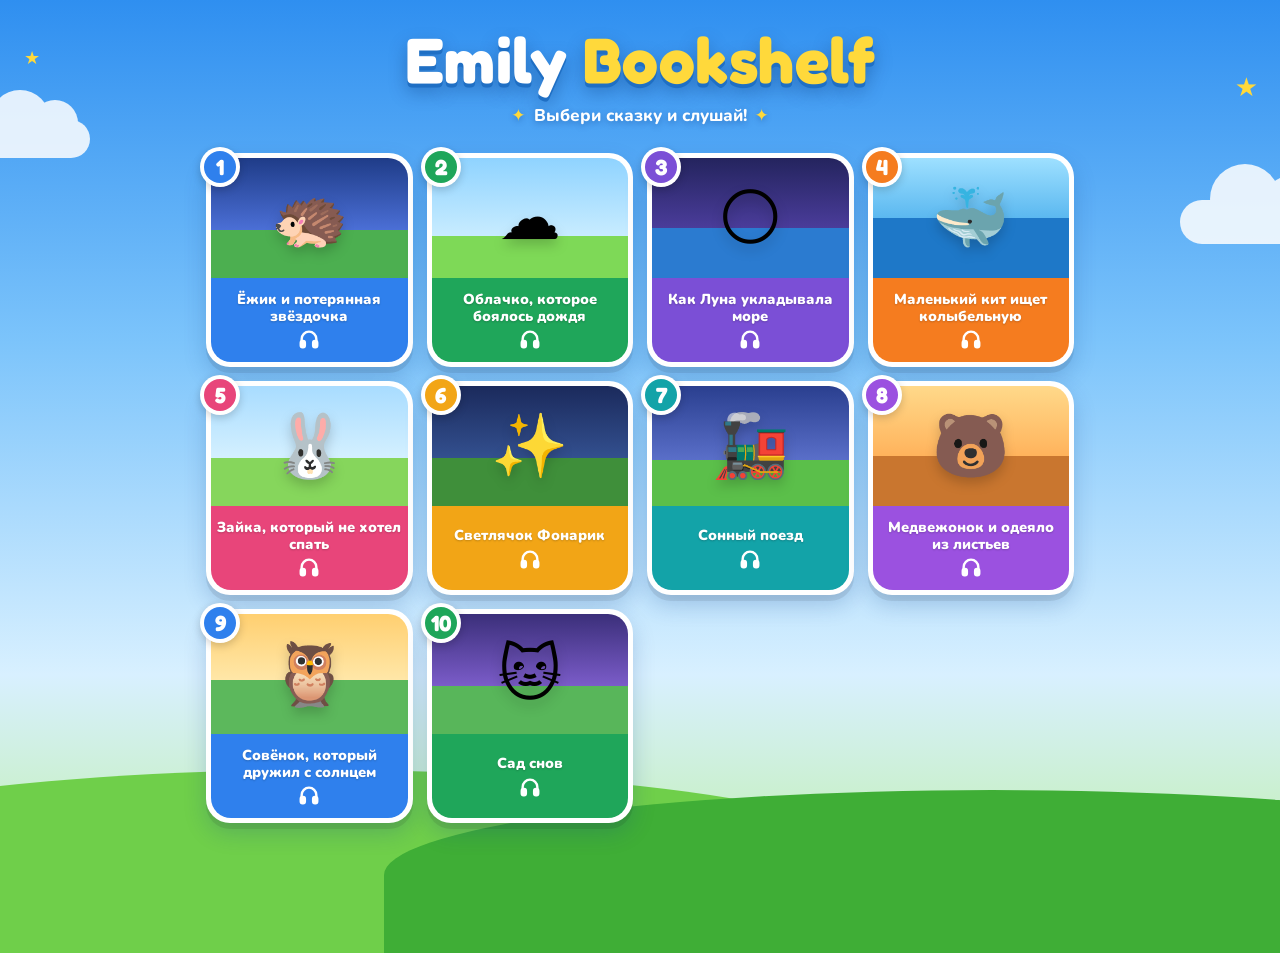
<file: app3/index.html>
<!DOCTYPE html>
<html lang="ru">
<head>
<meta charset="UTF-8">
<meta name="viewport" content="width=device-width, initial-scale=1, maximum-scale=1, viewport-fit=cover">
<title>Emily Bookshelf</title>
<script src="https://telegram.org/js/telegram-web-app.js"></script>
<link rel="preconnect" href="https://fonts.googleapis.com">
<link href="https://fonts.googleapis.com/css2?family=Fredoka:wght@600;700&family=Nunito:wght@600;800;900&display=swap" rel="stylesheet">
<style>
  :root{
    --sky-top:#2f8ff0; --sky-mid:#7cc4fb; --sky-bot:#d8f0ff;
    --grass:#6fcf4a; --grass-dark:#3fae36;
    --white:#ffffff; --ink:#24324a; --yellow:#ffd93b;
  }
  *{box-sizing:border-box;margin:0;padding:0;-webkit-tap-highlight-color:transparent}
  html,body{height:100%;overflow-x:hidden;max-width:100%}
  body{
    font-family:'Nunito',system-ui,sans-serif;color:var(--ink);
    background:linear-gradient(180deg,var(--sky-top) 0%,var(--sky-mid) 38%,var(--sky-bot) 75%,#bff0a8 100%);
    min-height:100vh;overflow-x:hidden;
  }
  .screen{display:none;min-height:100vh;position:relative;overflow-x:hidden;overflow-x:clip}
  .screen.active{display:block}

  /* ---------- decor ---------- */
  .cloud{position:absolute;background:#fff;border-radius:100px;opacity:.85;z-index:0}
  .cloud::before,.cloud::after{content:"";position:absolute;background:#fff;border-radius:50%}
  .c1{width:120px;height:38px;top:120px;left:-30px}
  .c1::before{width:60px;height:60px;top:-30px;left:20px}.c1::after{width:46px;height:46px;top:-20px;left:62px}
  .c2{width:150px;height:44px;top:200px;right:-50px}
  .c2::before{width:70px;height:70px;top:-36px;left:30px}.c2::after{width:52px;height:52px;top:-24px;left:84px}
  .star{position:absolute;color:var(--yellow);font-size:26px;z-index:1;animation:twinkle 2.4s ease-in-out infinite}
  @keyframes twinkle{50%{transform:scale(1.25) rotate(12deg);opacity:.7}}
  .hills{position:fixed;left:0;right:0;bottom:0;height:150px;z-index:0;pointer-events:none}
  .hills::before,.hills::after{content:"";position:absolute;border-radius:50% 50% 0 0;bottom:-60px}
  .hills::before{left:-20%;width:90%;height:190px;background:var(--grass)}
  .hills::after{right:-25%;width:95%;height:170px;background:var(--grass-dark)}

  /* ---------- header ---------- */
  header{position:relative;z-index:2;text-align:center;padding:calc(env(safe-area-inset-top) + 28px) 16px 18px}
  h1{
    font-family:'Fredoka',sans-serif;font-weight:700;font-size:clamp(38px,11vw,64px);line-height:1;
    color:#fff;text-shadow:0 4px 0 #1f6fc4,0 8px 18px rgba(0,40,100,.35);letter-spacing:.5px
  }
  h1 span{color:var(--yellow)}
  .subtitle{margin-top:12px;font-weight:800;font-size:17px;color:#fff;text-shadow:0 2px 6px rgba(0,50,120,.35)}
  .subtitle::before,.subtitle::after{content:"✦";color:var(--yellow);margin:0 8px}

  /* ---------- grid ---------- */
  .grid{
    position:relative;z-index:2;display:grid;gap:14px;
    grid-template-columns:repeat(2,1fr);padding:8px 16px calc(env(safe-area-inset-bottom) + 130px);
    max-width:900px;margin:0 auto
  }
  @media(min-width:640px){.grid{grid-template-columns:repeat(4,1fr)}}
  .card{
    position:relative;background:#fff;border-radius:24px;padding:5px;border:none;cursor:pointer;text-align:center;
    box-shadow:0 6px 0 rgba(0,0,0,.08),0 10px 22px rgba(20,70,140,.22);
    transition:transform .15s ease;font-family:inherit;animation:pop .45s backwards
  }
  .card:active{transform:scale(.95)}
  @keyframes pop{from{transform:translateY(20px) scale(.9);opacity:0}}
  .art{height:120px;border-radius:20px 20px 0 0;display:flex;align-items:center;justify-content:center;font-size:62px;overflow:hidden;position:relative}
  .art .emoji{filter:drop-shadow(0 6px 6px rgba(0,0,0,.18));animation:bob 3s ease-in-out infinite}
  @keyframes bob{50%{transform:translateY(-5px)}}
  .label{
    border-radius:0 0 20px 20px;color:#fff;padding:9px 6px 8px;min-height:84px;
    display:flex;flex-direction:column;align-items:center;justify-content:center;gap:4px
  }
  .label b{font-weight:900;font-size:14.5px;line-height:1.15;text-shadow:0 1px 2px rgba(0,0,0,.2)}
  .label svg{width:22px;height:22px}
  .num{
    position:absolute;top:-6px;left:-6px;width:40px;height:40px;border-radius:50%;
    background:#fff;display:flex;align-items:center;justify-content:center;
    font-family:'Fredoka',sans-serif;font-weight:700;font-size:22px;box-shadow:0 3px 8px rgba(0,0,0,.18);z-index:2
  }
  .num i{font-style:normal;width:32px;height:32px;border-radius:50%;color:#fff;display:flex;align-items:center;justify-content:center}

  /* ---------- reader ---------- */
  #reader{background:#fdf8ef}
  #reader::before{content:"";position:absolute;top:0;left:0;right:0;height:calc(env(safe-area-inset-top) + 190px);background:linear-gradient(180deg,#1d3b7a 0%,#2c5aa8 100%);z-index:0}
  .hero,.story,.next{position:relative;z-index:1}
  .r-top{position:relative;padding:calc(env(safe-area-inset-top) + 14px) 16px 0;display:flex;align-items:center;gap:12px;z-index:2}
  .back{
    width:46px;height:46px;border-radius:50%;border:none;background:#fff;color:#2f6fd0;cursor:pointer;
    display:flex;align-items:center;justify-content:center;box-shadow:0 4px 10px rgba(0,0,0,.2);flex-shrink:0
  }
  .r-top .count{color:#cfe2ff;font-weight:800;font-size:14px}
  .hero{max-width:640px;margin:14px auto 0;padding:0 16px}
  .hero-art{height:170px;border-radius:28px;display:flex;align-items:center;justify-content:center;font-size:96px;box-shadow:0 10px 26px rgba(0,0,0,.25);border:5px solid #fff}
  .hero h2{font-family:'Nunito';font-weight:900;font-size:26px;line-height:1.2;margin:20px 0 12px;color:var(--ink)}
  .player{
    display:flex;align-items:center;gap:12px;background:#fff;border-radius:20px;padding:10px 14px;
    box-shadow:0 4px 14px rgba(40,60,110,.12);margin-bottom:22px
  }
  .play{width:48px;height:48px;border-radius:50%;border:none;cursor:pointer;color:#fff;display:flex;align-items:center;justify-content:center;flex-shrink:0}
  .play:disabled{opacity:.45;cursor:default}
  .bar{flex:1;height:8px;background:#e7ecf5;border-radius:8px;overflow:hidden}
  .bar div{height:100%;width:0;border-radius:8px}
  .p-note{font-size:13px;color:#7a869c;font-weight:800;white-space:nowrap}
  .story{max-width:640px;margin:0 auto;padding:0 20px}
  .story p{font-size:19px;line-height:1.65;margin-bottom:14px;font-weight:600}
  .story em{color:#6a5acd}
  .next{
    display:block;width:calc(100% - 40px);max-width:600px;margin:26px auto calc(env(safe-area-inset-bottom) + 30px);
    border:none;border-radius:20px;padding:16px;color:#fff;font-family:inherit;font-weight:900;font-size:17px;cursor:pointer;
    box-shadow:0 5px 0 rgba(0,0,0,.15)
  }
  .end{text-align:center;font-size:28px;margin:10px 0 0}
</style>
</head>
<body>

<!-- ===== MAIN ===== -->
<section id="home" class="screen active">
  <div class="cloud c1"></div><div class="cloud c2"></div>
  <span class="star" style="top:70px;right:22px">★</span>
  <span class="star" style="top:46px;left:24px;font-size:18px;animation-delay:1s">★</span>
  <header>
    <h1>Emily <span>Bookshelf</span></h1>
    <p class="subtitle">Выбери сказку и слушай!</p>
  </header>
  <div class="grid" id="grid"></div>
  <div class="hills"></div>
</section>

<!-- ===== READER ===== -->
<section id="reader" class="screen">
  <div class="r-top">
    <button class="back" id="backBtn" aria-label="Назад">
      <svg width="22" height="22" viewBox="0 0 24 24" fill="none" stroke="currentColor" stroke-width="3" stroke-linecap="round" stroke-linejoin="round"><path d="M15 18l-6-6 6-6"/></svg>
    </button>
    <span class="count" id="rCount"></span>
  </div>
  <div class="hero">
    <div class="hero-art" id="rArt"></div>
    <h2 id="rTitle"></h2>
    <div class="player">
      <button class="play" id="playBtn" aria-label="Слушать">
        <svg id="playIcon" width="22" height="22" viewBox="0 0 24 24" fill="currentColor"><path d="M7 4v16l13-8z"/></svg>
      </button>
      <div class="bar"><div id="prog"></div></div>
      <span class="p-note" id="pNote">Аудио скоро</span>
    </div>
  </div>
  <article class="story" id="rText"></article>
  <div class="end">🌙✨</div>
  <button class="next" id="nextBtn">Следующая сказка →</button>
  <audio id="audio" preload="none"></audio>
</section>

<script>
const HEADPHONES = '<svg viewBox="0 0 24 24" fill="none" stroke="#fff" stroke-width="2.6" stroke-linecap="round"><path d="M4 15v-3a8 8 0 0 1 16 0v3"/><rect x="3" y="14" width="4.5" height="7" rx="2" fill="#fff"/><rect x="16.5" y="14" width="4.5" height="7" rx="2" fill="#fff"/></svg>';

const BOOKS = [
{ title:"Ёжик и потерянная звёздочка", emoji:"🦔", color:"#2f80ed", bg:"linear-gradient(180deg,#1f3c88,#4b6fd6 60%,#4caf50 60%)",
text:`На краю тихого леса, под старой ёлкой, жил ёжик Тимоша. У него был маленький домик из сухих листьев, мягкий мох вместо подушки и круглое окошко, из которого было видно небо.

Каждый вечер Тимоша садился у окошка и считал звёзды. Одна, две, три… Он знал их все. А самую маленькую, которая мигала над верхушкой ёлки, он называл Искоркой.

Однажды вечером Тимоша выглянул в окошко — а Искорки нет. Все звёзды на месте, а её нет.

— Куда же она подевалась? — прошептал ёжик.

И тут в траве у ёлки что-то тихонько засветилось. Тимоша выбежал из домика, раздвинул травинки носом… А там сидела крошечная звёздочка. Она была совсем-совсем маленькая и немножко дрожала.

— Я упала, — сказала звёздочка тонким голоском. — Я играла с ветром и упала. А теперь не знаю, как вернуться домой.

— Не плачь, — сказал Тимоша. — Я тебе помогу.

Он осторожно посадил звёздочку себе на спинку, между иголками, чтобы она не упала, и пошёл к самому высокому месту в лесу — к холму, где росла старая сосна.

По дороге им встретилась белка.

— Куда ты идёшь так поздно, Тимоша?

— Несу звёздочку домой, на небо.

— Я знаю короткую дорогу, — сказала белка и побежала впереди, показывая путь.

Потом им встретилась сова.

— Я посвечу вам глазами, — сказала сова, — чтобы вы не споткнулись.

И вот они поднялись на холм. Сосна была такая высокая, что её макушка почти касалась неба. Белка взяла звёздочку в лапки, быстро-быстро забралась на самую верхушку — и подбросила её вверх.

Звёздочка взлетела… выше… ещё выше… и засияла на своём месте, над ёлкой Тимоши.

— Спасибо! — донеслось с неба тихим звоном.

Тимоша вернулся домой. Он забрался под мягкий мох, свернулся клубочком и посмотрел в окошко. Искорка мигала ему: раз, два, три. Это значило — *спокойной ночи, друг*.

Тимоша улыбнулся, закрыл глазки… и уснул.

И ты закрывай глазки. Искорка светит и тебе… Спокойной ночи.`},

{ title:"Облачко, которое боялось дождя", emoji:"☁️", color:"#1fa65a", bg:"linear-gradient(180deg,#8fd3ff,#c8ecff 65%,#7ed957 65%)",
text:`Высоко-высоко в небе жило маленькое белое облачко. Звали его Пушинка. Оно было лёгкое, как пёрышко, и мягкое, как вата.

Пушинка любила летать над полями и смотреть вниз. Там бегали дети, паслись коровы, качались цветы. А вечером Пушинка становилась розовой от заката и казалась самой красивой на свете.

Но у Пушинки был один секрет. Она очень боялась дождя.

Все облака вокруг иногда становились тяжёлыми и серыми, а потом — кап-кап-кап — проливались дождём. И снова становились лёгкими и белыми.

— А вдруг я пролью весь дождик и исчезну? — шептала Пушинка. — Вдруг от меня ничего не останется?

И она старалась не думать о дожде.

Но однажды Пушинка пролетала над маленьким садом. Там жила девочка, которая посадила цветы. Цветы стояли, опустив головки. Земля была сухая-сухая. Девочка гладила листики и грустно говорила:

— Пейте, мои хорошие… только воды больше нет.

Пушинка почувствовала, как внутри неё становится тяжело и тепло. Это собирались капельки.

— Мне страшно, — сказала Пушинка большому старому облаку, которое плыло рядом.

— Я знаю, — ответило старое облако мягким голосом. — Мне тоже было страшно в первый раз. Но послушай: дождь — это не значит исчезнуть. Дождь — это подарок. Ты отдаёшь капельки, а они возвращаются к тебе туманом, росой и речкой. Ты никогда не пропадёшь.

Пушинка вздохнула… и отпустила первую капельку. Кап. Потом вторую. Кап-кап. А потом пошёл тихий, тёплый, ласковый дождик.

Цветы подняли головки. Листики заблестели. Девочка подставила ладошки и засмеялась.

А Пушинка… не исчезла. Она стала лёгкой-лёгкой, ещё легче, чем раньше. И ей было очень хорошо.

Вечером над садом зажглась радуга. А Пушинка, маленькая и белая, улеглась на край неба, как на подушку, и тихо задремала.

Внизу девочка тоже ложилась спать. Она посмотрела в окно и сказала: *«Спасибо, облачко»*.

Пушинка улыбнулась во сне.

Спи и ты, моя хорошая. Ничего не бойся… Спокойной ночи.`},

{ title:"Как Луна укладывала море", emoji:"🌕", color:"#7b4fd6", bg:"linear-gradient(180deg,#24245e,#4a3c9a 58%,#2b7bd0 58%)",
text:`Когда солнце уходит спать за край земли, на небо поднимается Луна. Она большая, круглая и серебристая. И у неё есть очень важная работа — укладывать спать море.

А море вечером совсем не хочет спать. Волны шумят, бегают по берегу, брызгаются и смеются:

— Ещё чуть-чуть! Мы ещё поиграем!

Луна не сердится. Она никогда не сердится. Она тихонько опускает на воду свою серебряную дорожку — длинную-длинную, от самого горизонта до берега.

— Сначала уложим рыбок, — говорит Луна.

И маленькие рыбки, серебристые и полосатые, прячутся в мягкие водоросли. Водоросли качаются, как колыбельки. Туда-сюда… туда-сюда…

— Теперь уложим крабиков, — говорит Луна.

Крабики закапываются в тёплый песок. Только глазки торчат. Потом и глазки закрываются.

— Теперь медуз, — говорит Луна.

Медузы опускаются глубоко-глубоко, туда, где тихо и темно, и светятся там, как маленькие ночники.

— А теперь — дельфинов.

Дельфины ещё немножко прыгают, делают последнее «плюх!» и засыпают прямо на воде, покачиваясь на волнах.

Остались только волны. Они ещё бегают, но уже медленнее.

Луна наклоняется к ним низко-низко и шепчет:

*— Ш-ш-ш…*

И волны отвечают ей:

*— Ш-ш-ш…*

Они становятся всё меньше, всё тише. Они уже не бегут, а только гладят песок. Вперёд… и назад. Вперёд… и назад.

И вот уже всё море дышит медленно и спокойно, как спящий ребёнок. Вдох… и выдох. Вдох… и выдох.

Луна смотрит на море и улыбается. Работа сделана. Теперь она будет светить всю ночь, чтобы никому не было страшно.

А если ты прислушаешься, ты тоже услышишь, как дышит море. Вдох… и выдох.

Дыши вместе с ним. Вдох… и выдох.

Луна светит и тебе. Спокойной ночи.`},

{ title:"Маленький кит ищет колыбельную", emoji:"🐳", color:"#f57c1f", bg:"linear-gradient(180deg,#9ee0ff,#5bb8f0 50%,#1e78c8 50%)",
text:`В большом синем океане жил китёнок Бу. Он был ещё маленький — всего лишь размером с автобус. Для кита это совсем крошка.

Каждый вечер мама-кит пела ему колыбельную. Её песня была низкая и тёплая, она летела далеко-далеко по воде, и китёнок засыпал.

Но однажды вечером Бу заигрался с рыбками и уплыл далеко от мамы. Стало темно. Пора спать. А колыбельной нет.

— Мне нужна колыбельная, — сказал Бу. — Без неё я не усну.

И он поплыл искать.

Сначала он встретил черепаху.

— Черепаха, спой мне колыбельную!

Черепаха подумала и запела медленно-медленно: *«Спи… малыш… спи…»* Песня была хорошая, но очень уж медленная. Бу зевнул, но не уснул.

Потом он встретил стайку креветок.

— Креветки, спойте мне колыбельную!

Креветки запели тоненько-тоненько и быстро-быстро: *«Спи-спи-спи-спи!»* Бу засмеялся. Песня была весёлая, но совсем не сонная.

Потом он встретил осьминога.

— Осьминог, спой мне колыбельную!

Осьминог обнял китёнка всеми восемью лапами и запел. Было уютно, но песня была не та.

— Спасибо вам всем, — сказал Бу. — Но мне нужна не просто колыбельная. Мне нужна мамина.

И тут издалека, из глубины океана, донёсся знакомый звук. Низкий, тёплый, бесконечно родной. Это мама искала его — и пела.

Бу поплыл на этот звук. Плыл и плыл, и песня становилась всё громче и ближе. И вот из темноты показалась большая, добрая мама.

Она прижала китёнка к себе плавником.

— Я нашёл колыбельную, — прошептал Бу.

— Она всегда была с тобой, — сказала мама. — Где бы ты ни был, я тебя найду. И спою.

И мама запела. Тихо-тихо. Медленно-медленно. Песня качала китёнка, как волна.

Бу закрыл глаза… и уснул, прижавшись к маме.

И ты засыпай, моя малышка. Мама рядом. Мама всегда рядом… Спокойной ночи.`},

{ title:"Зайка, который не хотел спать", emoji:"🐰", color:"#e8457a", bg:"linear-gradient(180deg,#a8dcff,#d4f0ff 60%,#86d65c 60%)",
text:`На лесной полянке, в норке под корнями берёзы, жил зайчонок Прыг. Он очень любил прыгать — отсюда и имя. Прыг-скок, прыг-скок, весь день без остановки.

А вот спать Прыг не любил.

— Спать скучно, — говорил он маме. — Пока я сплю, все будут играть без меня!

Однажды вечером мама сказала:

— Хорошо. Сегодня можешь не спать. Иди и посмотри, кто ещё в лесу не спит.

Прыг обрадовался и выскочил из норки.

Сначала он прибежал к белке.

— Белка, давай играть!

Но белка уже свернулась в дупле, накрылась пушистым хвостом и сладко сопела.

Прыг побежал к ёжику.

— Ёжик, давай играть!

Но ёжик уже спал в куче листьев, и только иголки чуть-чуть шевелились, когда он дышал.

Прыг побежал к лисятам.

— Лисята, давайте играть!

Но лисята спали, прижавшись друг к другу, в один рыжий клубочек.

Даже ручеёк журчал тише, чем днём. Даже ветер не дул, а только чуть-чуть гладил листья.

Прыг сел на пенёк. Вокруг было тихо и темно. И совсем не с кем играть.

Тут над ним, на ветке, открыла глаза сова.

— Почему ты не спишь, малыш?

— Я не хочу пропустить ничего интересного, — сказал Прыг. И зевнул.

Сова тихонько засмеялась.

— Знаешь, ночью ничего не пропадает. Ночью все набираются сил. Белка — чтобы завтра прыгать по веткам. Ёжик — чтобы собирать яблоки. Лисята — чтобы бегать наперегонки. А ты — чтобы прыгать выше всех. Сон — это не скучно. Сон — это сила на завтра.

Прыг подумал… и зевнул ещё раз. Лапки стали тяжёлыми, ушки опустились.

Он поскакал домой — уже не прыг-скок, а медленно: прыг… скок… прыг…

Мама ждала его у норки. Она ничего не спросила, только укрыла мягким листиком.

— Мама, — прошептал Прыг, — завтра я буду прыгать выше всех.

— Обязательно, — сказала мама.

И Прыг уснул.

Засыпай и ты. Набирайся сил на завтра… Спокойной ночи.`},

{ title:"Светлячок Фонарик", emoji:"✨", color:"#f2a516", bg:"linear-gradient(180deg,#1b2a5c,#33508f 60%,#3f8f3a 60%)",
text:`На летнем лугу, среди высокой травы и ромашек, жили светлячки. Каждую ночь они зажигали свои огоньки и летали над лугом, как маленькие звёзды.

Самого младшего светлячка звали Фонарик. Только вот беда — его огонёк был совсем крошечный. Он светил так слабо, что его почти не было видно.

— Смотрите, какой у меня яркий свет! — хвастался большой светлячок.

— А у меня зелёный! — говорил другой.

А Фонарик прятался под листиком и молчал. Ему казалось, что его огонёк никому не нужен.

Однажды ночью на луг пришла мышка. Маленькая серая мышка, которая потеряла свою норку. Было очень темно, и она плакала.

Большие светлячки летали высоко-высоко, над самой травой, и не видели её. А Фонарик сидел внизу, под листиком. И он её услышал.

— Не плачь, — сказал Фонарик. — Я посвечу тебе.

— Но твой огонёк такой маленький, — всхлипнула мышка.

— Зато я могу лететь низко, прямо у земли, — сказал Фонарик. — Там, где ходят твои лапки.

И он полетел перед мышкой. Его огонёк освещал каждую травинку, каждый камешек, каждую ямку. Большой свет ослепил бы мышку, а маленький — был в самый раз.

Так они дошли до старого пня. А под пнём — норка мышки. А в норке — её мышата.

— Мама вернулась! — запищали они.

Мышка обняла своих малышей, а потом обернулась к Фонарику:

— Спасибо тебе. Твой огонёк — самый лучший. Он светит именно там, где нужно.

Фонарик полетел обратно на луг. И знаешь что? Его огонёк стал немножко ярче. Совсем чуть-чуть. Потому что когда делаешь доброе дело, внутри становится светлее.

Он больше не прятался под листиком. Он сел на ромашку, рядом с другими светлячками, и тихонько мигал.

Потом огоньки стали гаснуть один за другим. Светлячки засыпали. И Фонарик тоже. Его огонёк мигнул последний раз… и погас до завтра.

У тебя тоже есть свой огонёк. Он светит, даже когда ты спишь… Спокойной ночи.`},

{ title:"Сонный поезд", emoji:"🚂", color:"#13a3a8", bg:"linear-gradient(180deg,#2a3f8f,#5a6fc9 62%,#5bbf4a 62%)",
text:`Каждый вечер, когда в окнах загораются огоньки, на маленькую станцию приезжает Сонный поезд. Его везёт добрый паровозик Чух-Чух. У него синие вагончики, а на крыше — жёлтые звёздочки.

Поезд едет в страну снов. И забирает всех, кто готов уснуть.

*— Ту-ту-у!* — тихонько гудит Чух-Чух. — Поезд отправляется!

Первая остановка — Зелёный лес. Здесь в вагончик садится маленький медвежонок. Он несёт свою подушку и зевает во весь рот.

— Мне в последний вагон, — говорит он. — Там самые мягкие полки.

Чух-чух, чух-чух… Поезд едет дальше.

Вторая остановка — Тихое озеро. Здесь садятся утята. Один, два, три, четыре, пять. Они прижимаются друг к другу и сразу закрывают глазки.

Чух-чух, чух-чух… Поезд едет медленнее.

Третья остановка — Звёздная гора. Здесь садится котёнок. Он долго выбирает место, крутится, крутится… и наконец сворачивается клубочком у окна.

Чух-чух… чух-чух… Колёса стучат всё тише.

За окном проплывают облака, мягкие, как подушки. Пролетает Луна и машет рукой. Звёздочки заглядывают в окна и шепчут: *«Спите, спите…»*

В вагончиках тепло. Пахнет молоком и печеньем. Медвежонок уже сопит. Утята спят. Котёнок мурлычет во сне.

А последняя остановка — твоя. Паровозик Чух-Чух останавливается прямо у твоей кроватки.

— Садись, — шепчет он. — Для тебя есть самое уютное место. С одеялом и с мягкой подушкой.

Ты садишься в вагончик. Укрываешься одеялом. Кладёшь голову на подушку.

И поезд трогается. Чух-чух… чух-чух… Покачивается вагончик, туда-сюда, туда-сюда…

Куда едет поезд? В страну снов. Там тебя ждут добрые сказки, тёплое солнышко и все твои любимые игрушки.

Чух-чух… чух-чух… тише… тише…

Закрывай глазки. Поезд уже едет… Спокойной ночи.`},

{ title:"Медвежонок и одеяло из листьев", emoji:"🐻", color:"#9b51e0", bg:"linear-gradient(180deg,#ffd98a,#ffb35c 58%,#c9762f 58%)",
text:`Пришла в лес осень. Листья на деревьях стали жёлтыми, красными и оранжевыми. Подул прохладный ветер, и они полетели вниз, кружась, как бабочки.

Медвежонок Топ жил с мамой в большой берлоге под горой. Мама сказала:

— Скоро зима, Топ. Скоро мы ляжем спать до самой весны. Нам нужно тёплое одеяло.

— Я сам его сделаю! — сказал Топ. — Из листьев!

И он пошёл в лес.

Сначала Топ собрал жёлтые листья с берёзы. Они были лёгкие и шуршали: шур-шур-шур.

Потом он собрал красные листья с клёна. Они были большие, как лапы.

Потом — оранжевые с рябины. Они пахли солнцем.

Но листьев всё равно было мало. Одеяло получалось маленькое, только на одну лапку.

Топ сел на пенёк и вздохнул.

— Чего грустишь? — спросила белка.

— Хочу сделать одеяло для мамы и для себя. Но листьев мало.

— Я помогу! — сказала белка и принесла целую охапку ореховых листьев.

Потом прилетела сорока и принесла листья с дуба. Потом приполз ёжик — у него на иголках было наколото столько листьев, что он сам был похож на маленькое одеяло.

Даже ветер помог: он подул — фу-у-у! — и принёс к Топу целую гору листьев со всего леса.

Они все вместе сложили листья — жёлтые, красные, оранжевые, коричневые. Получилось большое, пушистое, разноцветное одеяло. Самое красивое на свете.

Топ принёс его маме.

— Какое чудо, — сказала мама. — Ты сам его сделал?

— Нет, — честно сказал Топ. — Мне помогали друзья.

— Тогда оно ещё теплее, — улыбнулась мама. — Одеяло, сделанное с друзьями, греет лучше всех.

Пошёл первый снег. Белые снежинки падали на гору и тихо укрывали берлогу.

А внутри было тепло. Мама и Топ лежали под разноцветным одеялом. Листья шуршали: шур-шур… шур-шур…

Топ зевнул и прижался к маме.

— Спокойной ночи до весны, мама.

— Спокойной ночи, сынок.

И они уснули. Тихо-тихо. Сладко-сладко.

Тебя тоже укрывает тёплое одеяло. И все, кто тебя любит, рядом… Спокойной ночи.`},

{ title:"Совёнок, который дружил с солнцем", emoji:"🦉", color:"#2f80ed", bg:"linear-gradient(180deg,#ffcf70,#ffe7a8 55%,#5cb85c 55%)",
text:`В дупле старого дуба жил совёнок Ух. Он был круглый, пушистый, с большими жёлтыми глазами.

Все совы спят днём, а ночью просыпаются. Так уж они устроены. Но Ух очень хотел увидеть солнце.

— Какое оно? — спрашивал он маму. — Тёплое? Большое? Доброе?

— Совы не дружат с солнцем, — говорила мама. — Мы дружим с луной.

Но однажды утром Ух не уснул. Он сидел в дупле, сонно моргал и ждал. И вот небо стало розовым… потом золотым… и из-за леса выглянуло солнце.

Оно было огромное, тёплое и такое яркое, что Ух зажмурился.

— Здравствуй, солнце! — сказал он, не открывая глаз.

— Здравствуй, малыш, — ответило солнце ласково. — А почему ты не спишь? Совы ведь спят днём.

— Я хотел с тобой подружиться, — сказал Ух. — Но я не могу смотреть на тебя. Ты слишком яркое.

Солнце засмеялось, и от этого по всему лесу побежали тёплые зайчики.

— А я никогда не видело луну, — сказало солнце. — Я всегда ухожу, когда она приходит. Расскажи мне, какая она?

И Ух рассказал. Про серебряный свет. Про звёзды, похожие на рассыпанные бусинки. Про ночной лес, где светятся светлячки и тихо поют сверчки.

— Как красиво, — сказало солнце. — А я расскажу тебе про день.

И солнце рассказало про бабочек, про цветы, которые раскрываются утром, про радугу после дождя.

Ух слушал, слушал… и глазки у него стали слипаться.

— Видишь, — сказало солнце, — мы с тобой разные. Ты видишь ночь, а я — день. Но мы можем дружить. Ты будешь рассказывать мне про луну, а я тебе — про бабочек.

— Каждый день? — сонно спросил Ух.

— Каждое утро, — пообещало солнце. — Перед тем как ты уснёшь.

Ух улыбнулся, уткнулся клювом в мягкие пёрышки и уснул. А солнце укрыло дупло тёплым лучиком, как одеялом.

С тех пор у совёнка два друга — луна и солнце. И он знает, что быть не таким, как все, — это не плохо. Это значит, что у тебя есть что-то особенное, чем можно поделиться.

Ты тоже особенная. Самая-самая… Закрывай глазки. Спокойной ночи.`},

{ title:"Сад снов", emoji:"🐱", color:"#1fa65a", bg:"linear-gradient(180deg,#3b2f7a,#7b5cc9 60%,#58b65a 60%)",
text:`Жила-была девочка. У неё была пушистая серая кошка по имени Мурка. Каждый вечер Мурка запрыгивала к девочке на кровать, сворачивалась у неё в ногах и мурлыкала.

Однажды ночью девочка проснулась, потому что Мурка тихонько тронула её лапкой.

— Пойдём, — сказала Мурка. Да-да, она вдруг заговорила! — Я покажу тебе Сад снов.

Они вышли через окно — и оказались на дорожке из лунного света. Дорожка вела вверх, прямо в небо, и была мягкой, как ковёр.

В конце дорожки была калитка. А за калиткой — сад.

Какой это был сад! На деревьях вместо яблок висели маленькие светящиеся шарики — голубые, розовые, золотые.

— Это сны, — объяснила Мурка. — Каждый шарик — чей-то сон. Каждую ночь дети приходят сюда и выбирают себе сон.

Девочка подошла к голубому шарику. Внутри плескалось море, и по нему плыл кораблик с белыми парусами.

— Это сон про путешествие, — сказала Мурка.

Потом девочка заглянула в розовый шарик. Там была поляна, где танцевали бабочки и пели птицы.

— Это сон про лето.

В золотом шарике был праздник: торт со свечками, воздушные шары и все-все друзья.

— А это сон про день рождения.

Девочка ходила по саду и не могла выбрать. Все сны были такие красивые!

Тогда она заметила на самом маленьком деревце один шарик. Он светился тёплым, мягким светом, как ночник. Девочка заглянула внутрь… и увидела свой дом. Свою комнату. Маму и папу, которые сидят рядом с её кроваткой и читают сказку. А у неё в ногах мурлычет Мурка.

— Я хочу этот, — сказала девочка.

— Это самый лучший сон, — улыбнулась Мурка. — Сон про то, как тебя любят.

Девочка взяла шарик в ладошки. Он был тёплый-тёплый. Она прижала его к себе — и шарик тихонько растаял, а тепло осталось внутри.

Мурка повела её обратно по лунной дорожке. Вниз, вниз… через окно… в мягкую кроватку.

Девочка укрылась одеялом. Мурка свернулась у неё в ногах и замурлыкала: мур-р… мур-р…

А тёплый сон уже начинался.

Сегодня ты тоже можешь выбрать любой сон в волшебном саду. Про море, про лето, про праздник… Но самый тёплый сон — про то, что тебя очень-очень любят.

Закрывай глазки. Мы рядом. Спокойной ночи, моя хорошая.`}
];

/* Аудио: положите файлы рядом с index.html в папку audio/ — 01.mp3 … 10.mp3 */
const audioSrc = i => `audio/${String(i+1).padStart(2,'0')}.mp3`;

const tg = window.Telegram && window.Telegram.WebApp;
if (tg && tg.initData !== undefined) { try { tg.ready(); tg.expand(); tg.setHeaderColor && tg.setHeaderColor('#2f8ff0'); tg.setBackgroundColor && tg.setBackgroundColor('#2f8ff0'); tg.disableVerticalSwipes && tg.disableVerticalSwipes(); } catch(e){} }

const $ = id => document.getElementById(id);
const esc = s => s.replace(/&/g,'&amp;').replace(/</g,'&lt;').replace(/>/g,'&gt;');
const fmt = s => esc(s).replace(/\*(.+?)\*/g,'<em>$1</em>');

/* ----- build grid ----- */
$('grid').innerHTML = BOOKS.map((b,i)=>`
  <button class="card" data-i="${i}" style="animation-delay:${i*45}ms">
    <span class="num"><i style="background:${b.color}">${i+1}</i></span>
    <div class="art" style="background:${b.bg}"><span class="emoji" style="animation-delay:${i*.3}s">${b.emoji}</span></div>
    <div class="label" style="background:${b.color}"><b>${b.title}</b>${HEADPHONES}</div>
  </button>`).join('');
document.querySelectorAll('.card').forEach(c=>c.addEventListener('click',()=>openBook(+c.dataset.i)));

/* ----- reader ----- */
let current = 0;
const audio = $('audio');

function openBook(i){
  current = i; const b = BOOKS[i];
  $('rCount').textContent = `Сказка ${i+1} из ${BOOKS.length}`;
  $('rArt').style.background = b.bg; $('rArt').textContent = b.emoji;
  $('rTitle').textContent = b.title;
  $('rText').innerHTML = b.text.split(/\n\s*\n/).map(p=>`<p>${fmt(p.trim())}</p>`).join('');
  $('playBtn').style.background = b.color; $('prog').style.background = b.color;
  $('nextBtn').style.background = b.color;
  $('nextBtn').textContent = i < BOOKS.length-1 ? 'Следующая сказка →' : 'К полке сказок';
  setupAudio(i);
  show('reader');
}

function setupAudio(i){
  audio.pause(); setIcon(false); $('prog').style.width='0';
  $('pNote').textContent='Аудио скоро'; $('playBtn').disabled = true;
  audio.src = audioSrc(i); audio.load();
}
audio.addEventListener('canplay',()=>{ $('playBtn').disabled=false; $('pNote').textContent=time(audio.duration); });
audio.addEventListener('error',()=>{ $('playBtn').disabled=true; $('pNote').textContent='Аудио скоро'; });
audio.addEventListener('timeupdate',()=>{
  if(audio.duration){ $('prog').style.width=(audio.currentTime/audio.duration*100)+'%'; $('pNote').textContent=time(audio.duration-audio.currentTime); }
});
audio.addEventListener('ended',()=>setIcon(false));
$('playBtn').addEventListener('click',()=>{ if(audio.paused){ audio.play(); setIcon(true);} else { audio.pause(); setIcon(false);} });
function setIcon(playing){ $('playIcon').innerHTML = playing ? '<path d="M6 4h4v16H6zM14 4h4v16h-4z"/>' : '<path d="M7 4v16l13-8z"/>'; }
function time(s){ if(!isFinite(s)) return ''; s=Math.round(s); return Math.floor(s/60)+':'+String(s%60).padStart(2,'0'); }

$('nextBtn').addEventListener('click',()=>{ current < BOOKS.length-1 ? openBook(current+1) : goHome(); });
$('backBtn').addEventListener('click',goHome);

function show(id){
  document.querySelectorAll('.screen').forEach(s=>s.classList.toggle('active',s.id===id));
  window.scrollTo(0,0);
  if(tg && tg.setHeaderColor){ try{ tg.setHeaderColor(id==='reader' ? '#1d3b7a' : '#2f8ff0'); }catch(e){} }
  if(tg && tg.BackButton){ try{ id==='reader' ? tg.BackButton.show() : tg.BackButton.hide(); }catch(e){} }
}
function goHome(){ audio.pause(); setIcon(false); show('home'); }
if(tg && tg.BackButton){ try{ tg.BackButton.onClick(goHome); }catch(e){} }
</script>
</body>
</html>
</file>
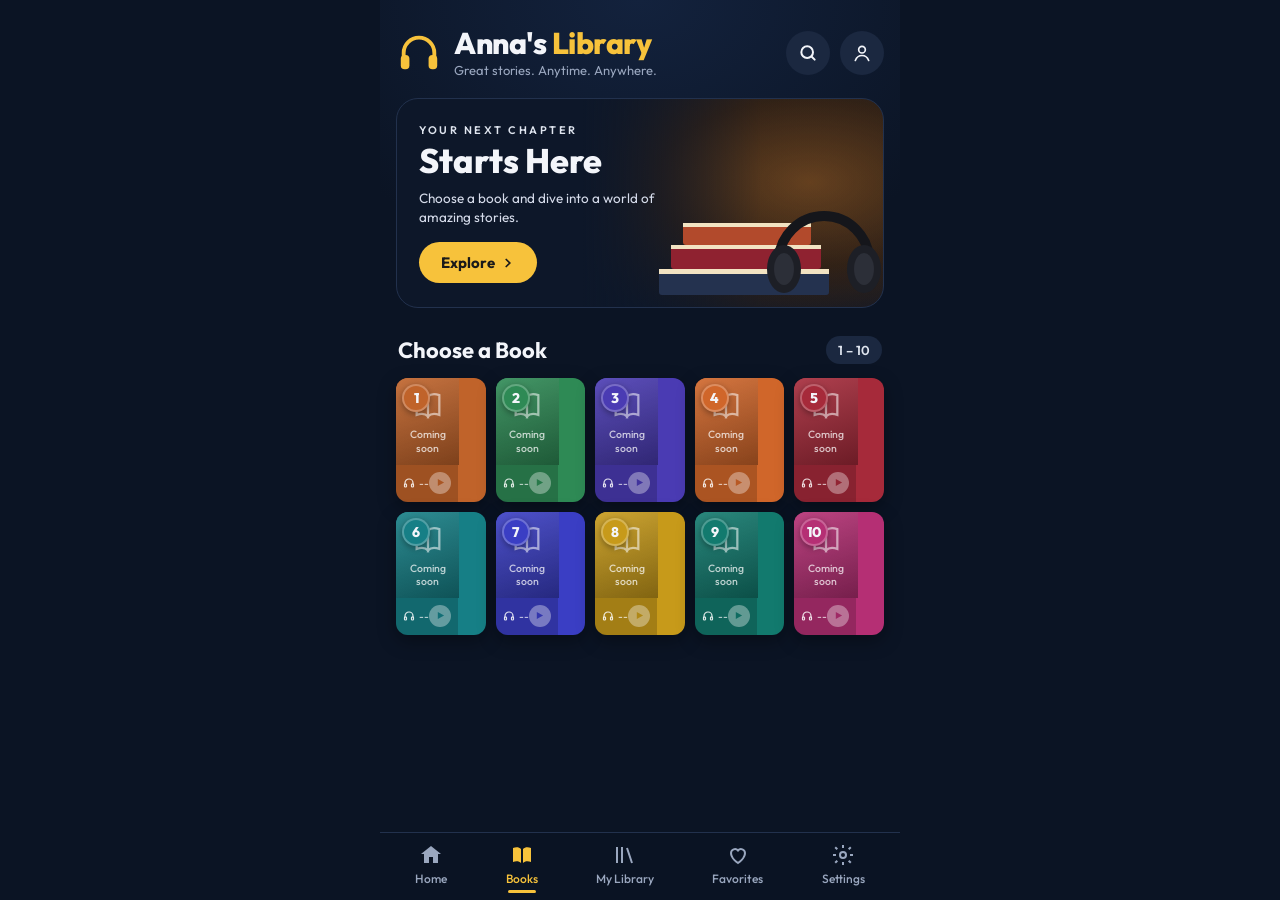
<file: app4/index.html>
<!DOCTYPE html>
<html lang="en">
<head>
<meta charset="UTF-8">
<meta name="viewport" content="width=device-width, initial-scale=1, viewport-fit=cover">
<meta name="theme-color" content="#0b1424">
<title>Anna's Library</title>
<script src="https://telegram.org/js/telegram-web-app.js"></script>
<link rel="preconnect" href="https://fonts.googleapis.com">
<link href="https://fonts.googleapis.com/css2?family=Outfit:wght@400;500;600;700;800&family=Libre+Baskerville:wght@400;700&display=swap" rel="stylesheet">
<style>
  :root{
    --bg:#0b1424; --card:#14223a; --line:#22314d; --chip:#1b2840;
    --text:#f3f5fa; --muted:#9aa7bf; --gold:#f7c23b;
  }
  *{box-sizing:border-box;margin:0;padding:0;-webkit-tap-highlight-color:transparent}
  html,body{background:var(--bg);color:var(--text);font-family:'Outfit',system-ui,sans-serif}
  body{min-height:100vh;display:flex;justify-content:center}
  button{font:inherit;color:inherit}
  .app{width:100%;max-width:520px;min-height:100vh;position:relative;
       background:radial-gradient(120% 50% at 50% 0%,#13223d 0%,var(--bg) 60%)}
  .screen{display:none;padding:20px 16px 110px;animation:fade .25s ease}
  .screen.active{display:block}
  @keyframes fade{from{opacity:0;transform:translateY(6px)}to{opacity:1;transform:none}}

  /* Header */
  header{display:flex;align-items:center;justify-content:space-between;margin:8px 0 20px}
  .brand{display:flex;align-items:center;gap:12px}
  .brand svg{width:46px;height:46px;flex:none}
  .brand h1{font-size:30px;font-weight:800;letter-spacing:-.5px;line-height:1}
  .brand h1 span{color:var(--gold)}
  .brand p{font-size:13px;color:var(--muted);margin-top:4px}
  .icons{display:flex;gap:10px}
  .icon-btn{width:44px;height:44px;border-radius:50%;background:var(--chip);border:none;display:grid;place-items:center;cursor:pointer}
  .icon-btn svg{width:20px;height:20px}

  /* Hero */
  .hero{position:relative;border-radius:22px;overflow:hidden;border:1px solid var(--line);min-height:190px;padding:24px 22px;
        background:linear-gradient(90deg,#0d1729 0%,#0d1729 38%,rgba(13,23,41,.2) 75%),
                   radial-gradient(70% 90% at 85% 40%,#7a4a1c 0%,#3a2412 45%,#0d1729 85%)}
  .hero .kicker{font-size:11px;letter-spacing:2.5px;font-weight:600;color:#dfe5ef}
  .hero h2{font-size:34px;font-weight:800;line-height:1.05;margin:6px 0 10px;max-width:60%}
  .hero p{font-size:13.5px;color:#d6dceb;max-width:55%;line-height:1.4}
  .hero .btn{margin-top:16px;display:inline-flex;align-items:center;gap:6px;background:var(--gold);color:#1a1a1a;
             font-weight:700;font-size:15px;padding:11px 22px;border-radius:999px;border:none;cursor:pointer}
  .hero .art{position:absolute;right:-6px;bottom:-4px;width:52%;max-width:240px}

  /* Grid */
  .sec-head{display:flex;align-items:center;justify-content:space-between;margin:28px 2px 14px}
  .sec-head h3{font-size:22px;font-weight:700}
  .pill{font-size:13px;font-weight:600;background:var(--chip);padding:6px 12px;border-radius:999px;color:#dfe5ef}
  .grid{display:grid;grid-template-columns:repeat(5,1fr);gap:10px}
  @media (max-width:430px){.grid{grid-template-columns:repeat(3,1fr)}}
  .book{position:relative;border:none;border-radius:12px;overflow:hidden;background:var(--c);text-align:center;
        box-shadow:0 6px 18px rgba(0,0,0,.35);display:flex;flex-direction:column;cursor:pointer;
        transition:transform .15s ease;animation:fade .35s ease both}
  .book:active{transform:scale(.97)}
  .cover{aspect-ratio:3/4.1;position:relative;padding:10px 6px;
         background:linear-gradient(160deg,rgba(255,255,255,.1),rgba(0,0,0,.35)),var(--c);
         display:flex;flex-direction:column;align-items:center;justify-content:center}
  .cover img{position:absolute;inset:0;width:100%;height:100%;object-fit:cover}
  .badge{position:absolute;top:6px;left:6px;width:28px;height:28px;border-radius:50%;background:var(--c);
         border:2px solid rgba(255,255,255,.25);display:grid;place-items:center;font-weight:800;font-size:14px;z-index:2;
         box-shadow:0 2px 6px rgba(0,0,0,.35)}
  .empty-icon{width:34px;height:34px;opacity:.55;margin-bottom:6px}
  .empty-txt{font-size:10.5px;color:rgba(255,255,255,.72);font-weight:500;line-height:1.25}
  .title{font-family:'Libre Baskerville',serif;font-size:12px;font-weight:700;line-height:1.2;position:relative;z-index:1}
  .author{font-size:9.5px;opacity:.85;margin-top:4px;position:relative;z-index:1}
  .meta{display:flex;align-items:center;justify-content:space-between;padding:7px 7px 8px;background:rgba(0,0,0,.18)}
  .dur{display:flex;align-items:center;gap:4px;font-size:10.5px;color:rgba(255,255,255,.85)}
  .dur svg{width:12px;height:12px}
  .play{width:22px;height:22px;border-radius:50%;background:#fff;display:grid;place-items:center}
  .play svg{width:9px;height:9px;fill:var(--c)}
  .book.is-empty .play{opacity:.35}

  /* Reader */
  .rtop{display:flex;align-items:center;justify-content:space-between;margin:4px 0 18px}
  .rcount{font-size:13px;color:var(--muted);font-weight:600}
  .rcover{width:150px;aspect-ratio:3/4.1;margin:0 auto 18px;border-radius:14px;overflow:hidden;position:relative;
          background:linear-gradient(160deg,rgba(255,255,255,.1),rgba(0,0,0,.35)),var(--c);
          box-shadow:0 14px 34px rgba(0,0,0,.45);display:grid;place-items:center}
  .rcover img{position:absolute;inset:0;width:100%;height:100%;object-fit:cover}
  .rcover svg{width:54px;height:54px;opacity:.55}
  .rtitle{font-family:'Libre Baskerville',serif;font-size:24px;text-align:center;line-height:1.25}
  .rauthor{text-align:center;color:var(--muted);margin-top:6px;font-size:14px}
  .player{margin:20px 0;background:var(--card);border:1px solid var(--line);border-radius:18px;padding:14px;
          display:flex;align-items:center;gap:14px}
  .pbtn{width:52px;height:52px;border-radius:50%;border:none;background:var(--gold);display:grid;place-items:center;cursor:pointer;flex:none}
  .pbtn svg{width:22px;height:22px;fill:#1a1a1a}
  .pbtn:disabled{opacity:.35;cursor:default}
  .ptrack{flex:1;min-width:0}
  .pbar{height:6px;border-radius:6px;background:#26365a;overflow:hidden;cursor:pointer}
  .pbar i{display:block;height:100%;width:0;background:var(--gold)}
  .pnote{display:flex;justify-content:space-between;font-size:12px;color:var(--muted);margin-top:8px}
  .rtext{font-size:17px;line-height:1.75;color:#dde3ee}
  .rtext p{margin-bottom:1em}
  .rtext em{color:var(--gold);font-style:italic}
  .soon{text-align:center;color:var(--muted);padding:24px 10px;border:1px dashed var(--line);border-radius:16px}
  .next{width:100%;margin-top:20px;border:none;border-radius:14px;padding:15px;font-weight:700;font-size:16px;
        background:var(--chip);cursor:pointer}

  /* Bottom nav */
  nav{position:fixed;bottom:0;left:50%;transform:translateX(-50%);width:100%;max-width:520px;z-index:10;
      background:rgba(11,20,36,.96);backdrop-filter:blur(10px);border-top:1px solid var(--line);
      display:flex;justify-content:space-around;padding:10px 6px calc(14px + env(safe-area-inset-bottom))}
  nav a{display:flex;flex-direction:column;align-items:center;gap:4px;font-size:12px;color:var(--muted);text-decoration:none;font-weight:500;position:relative}
  nav a svg{width:24px;height:24px}
  nav a.active{color:var(--gold)}
  nav a.active::after{content:"";position:absolute;bottom:-7px;width:28px;height:3px;border-radius:3px;background:var(--gold)}
  .toast{position:fixed;left:50%;bottom:96px;transform:translateX(-50%) translateY(20px);opacity:0;z-index:20;
         background:var(--chip);border:1px solid var(--line);padding:10px 16px;border-radius:12px;font-size:14px;
         transition:.25s;pointer-events:none;white-space:nowrap}
  .toast.show{opacity:1;transform:translateX(-50%) translateY(0)}
</style>
</head>
<body>
<div class="app">

  <!-- HOME -->
  <section class="screen active" id="home">
    <header>
      <div class="brand">
        <svg viewBox="0 0 48 48" fill="none" aria-hidden="true">
          <path d="M8 28v-4a16 16 0 0 1 32 0v4" stroke="#f7c23b" stroke-width="4" stroke-linecap="round"/>
          <rect x="5" y="26" width="9" height="15" rx="4" fill="#f7c23b"/><rect x="34" y="26" width="9" height="15" rx="4" fill="#f7c23b"/>
        </svg>
        <div><h1>Anna's <span>Library</span></h1><p>Great stories. Anytime. Anywhere.</p></div>
      </div>
      <div class="icons">
        <button class="icon-btn" aria-label="Search"><svg viewBox="0 0 24 24" fill="none" stroke="currentColor" stroke-width="2.4" stroke-linecap="round"><circle cx="11" cy="11" r="7"/><path d="m20 20-3.5-3.5"/></svg></button>
        <button class="icon-btn" aria-label="Profile"><svg viewBox="0 0 24 24" fill="none" stroke="currentColor" stroke-width="2" stroke-linecap="round"><circle cx="12" cy="8" r="4"/><path d="M4 21c1.5-4 4.5-6 8-6s6.5 2 8 6"/></svg></button>
      </div>
    </header>

    <div class="hero">
      <div class="kicker">YOUR NEXT CHAPTER</div>
      <h2>Starts Here</h2>
      <p>Choose a book and dive into a world of amazing stories.</p>
      <button class="btn" id="exploreBtn">Explore
        <svg width="14" height="14" viewBox="0 0 24 24" fill="none" stroke="currentColor" stroke-width="3" stroke-linecap="round"><path d="m9 6 6 6-6 6"/></svg>
      </button>
      <svg class="art" viewBox="0 0 240 170" aria-hidden="true">
        <rect x="10" y="128" width="170" height="26" rx="3" fill="#24324f"/><rect x="10" y="128" width="170" height="5" fill="#f2e3c2"/>
        <rect x="22" y="104" width="150" height="24" rx="3" fill="#8f2230"/><rect x="22" y="104" width="150" height="4" fill="#f2e3c2"/>
        <rect x="34" y="82" width="128" height="22" rx="3" fill="#b24a2c"/><rect x="34" y="82" width="128" height="4" fill="#f2e3c2"/>
        <path d="M130 120 a45 45 0 0 1 90 0" stroke="#15161b" stroke-width="10" fill="none" stroke-linecap="round"/>
        <ellipse cx="135" cy="128" rx="17" ry="24" fill="#1d1f26"/><ellipse cx="135" cy="128" rx="10" ry="16" fill="#2c2f38"/>
        <ellipse cx="215" cy="128" rx="17" ry="24" fill="#1d1f26"/><ellipse cx="215" cy="128" rx="10" ry="16" fill="#2c2f38"/>
      </svg>
    </div>

    <div class="sec-head" id="books"><h3>Choose a Book</h3><span class="pill" id="range">1 – 10</span></div>
    <div class="grid" id="grid"></div>
  </section>

  <!-- READER -->
  <section class="screen" id="reader">
    <div class="rtop">
      <button class="icon-btn" id="backBtn" aria-label="Back"><svg viewBox="0 0 24 24" fill="none" stroke="currentColor" stroke-width="2.6" stroke-linecap="round"><path d="m15 6-6 6 6 6"/></svg></button>
      <span class="rcount" id="rCount"></span>
      <span style="width:44px"></span>
    </div>
    <div class="rcover" id="rCover"></div>
    <div class="rtitle" id="rTitle"></div>
    <div class="rauthor" id="rAuthor"></div>
    <div class="player">
      <button class="pbtn" id="playBtn" disabled aria-label="Play"><svg viewBox="0 0 24 24" id="playIcon"><path d="M7 4v16l13-8z"/></svg></button>
      <div class="ptrack">
        <div class="pbar" id="pbar"><i id="prog"></i></div>
        <div class="pnote"><span id="pCur">0:00</span><span id="pNote">Audio coming soon</span></div>
      </div>
    </div>
    <div class="rtext" id="rText"></div>
    <button class="next" id="nextBtn"></button>
  </section>

</div>

<audio id="audio" preload="none"></audio>
<div class="toast" id="toast">Book coming soon ✨</div>

<nav>
  <a href="#"><svg viewBox="0 0 24 24" fill="currentColor"><path d="M12 3 2 11h3v9h5v-6h4v6h5v-9h3z"/></svg>Home</a>
  <a href="#" class="active"><svg viewBox="0 0 24 24" fill="currentColor"><path d="M3 5c3-1 6-1 8 1v14c-2-2-5-2-8-1zM21 5c-3-1-6-1-8 1v14c2-2 5-2 8-1z"/></svg>Books</a>
  <a href="#"><svg viewBox="0 0 24 24" fill="none" stroke="currentColor" stroke-width="2"><path d="M4 4v16M9 4v16M14 5l5 15"/></svg>My Library</a>
  <a href="#"><svg viewBox="0 0 24 24" fill="none" stroke="currentColor" stroke-width="2"><path d="M12 20s-7-4.5-7-10a4 4 0 0 1 7-2.5A4 4 0 0 1 19 10c0 5.5-7 10-7 10z"/></svg>Favorites</a>
  <a href="#"><svg viewBox="0 0 24 24" fill="none" stroke="currentColor" stroke-width="2"><circle cx="12" cy="12" r="3"/><path d="M12 2v3M12 19v3M4.2 4.2l2.1 2.1M17.7 17.7l2.1 2.1M2 12h3M19 12h3M4.2 19.8l2.1-2.1M17.7 6.3l2.1-2.1"/></svg>Settings</a>
</nav>

<script src="books.js"></script>
<script>
const $ = id => document.getElementById(id);
const esc = s => String(s||'').replace(/[&<>"]/g, c => ({'&':'&amp;','<':'&lt;','>':'&gt;','"':'&quot;'}[c]));
const fmtText = s => esc(s).replace(/\*(.+?)\*/g,'<em>$1</em>');
const audioSrc = i => `audio/${String(i+1).padStart(2,'0')}.mp3`;
const time = s => { if(!isFinite(s)) return ''; s=Math.round(s); const h=Math.floor(s/3600), m=Math.floor(s%3600/60);
  return h ? `${h}h ${String(m).padStart(2,'0')}m` : `${m}:${String(s%60).padStart(2,'0')}`; };
const BOOK_ICON = '<svg viewBox="0 0 24 24" fill="none" stroke="#fff" stroke-width="1.6"><path d="M4 5c3-1 6-1 8 1v14c-2-2-5-2-8-1zM20 5c-3-1-6-1-8 1v14c2-2 5-2 8-1z"/></svg>';
const HP = '<svg viewBox="0 0 24 24" fill="none" stroke="currentColor" stroke-width="2.4"><path d="M4 15v-3a8 8 0 0 1 16 0v3"/><rect x="3" y="14" width="4" height="6" rx="1.5"/><rect x="17" y="14" width="4" height="6" rx="1.5"/></svg>';

/* Telegram */
const tg = window.Telegram && window.Telegram.WebApp;
if (tg && tg.initData !== undefined) { try { tg.ready(); tg.expand(); tg.setHeaderColor && tg.setHeaderColor('#0b1424'); tg.setBackgroundColor && tg.setBackgroundColor('#0b1424'); tg.disableVerticalSwipes && tg.disableVerticalSwipes(); } catch(e){} }

/* Grid */
$('range').textContent = `1 – ${BOOKS.length}`;
$('grid').innerHTML = BOOKS.map((b,i)=>{
  const empty = !b.title;
  return `<button class="book${empty?' is-empty':''}" data-i="${i}" style="--c:${b.color};animation-delay:${i*45}ms">
    <div class="cover">
      <span class="badge">${i+1}</span>
      ${b.cover ? `<img src="${esc(b.cover)}" alt="">` : ''}
      ${empty ? `<span class="empty-icon">${BOOK_ICON}</span><span class="empty-txt">Coming<br>soon</span>`
              : (b.cover ? '' : `<span class="title">${esc(b.title)}</span><span class="author">${esc(b.author)}</span>`)}
    </div>
    <div class="meta"><span class="dur">${HP}<span id="d${i}">--</span></span>
      <span class="play"><svg viewBox="0 0 10 10"><path d="M2 1l7 4-7 4z"/></svg></span></div>
  </button>`;}).join('');
document.querySelectorAll('.book').forEach(c=>c.addEventListener('click',()=>openBook(+c.dataset.i)));
$('exploreBtn').onclick = ()=> $('books').scrollIntoView({behavior:'smooth'});

/* Durations for filled books */
BOOKS.forEach((b,i)=>{ if(!b.title) return; const a=new Audio(); a.preload='metadata';
  a.onloadedmetadata=()=>{ $('d'+i).textContent=time(a.duration); }; a.src=audioSrc(i); });

/* Reader */
let current = 0; const audio = $('audio');
function openBook(i){
  const b = BOOKS[i];
  if(!b.title) return toast();
  current = i;
  document.documentElement.style.setProperty('--c', b.color);
  $('rCount').textContent = `Book ${i+1} of ${BOOKS.length}`;
  $('rCover').style.setProperty('--c', b.color);
  $('rCover').innerHTML = b.cover ? `<img src="${esc(b.cover)}" alt="">` : BOOK_ICON;
  $('rTitle').textContent = b.title;
  $('rAuthor').textContent = b.author || '';
  $('rText').innerHTML = b.text && b.text.trim()
    ? b.text.split(/\n\s*\n/).map(p=>`<p>${fmtText(p.trim())}</p>`).join('')
    : `<div class="soon">Text coming soon</div>`;
  const nxt = BOOKS.findIndex((x,k)=>k>i && x.title);
  $('nextBtn').textContent = nxt>-1 ? 'Next book →' : 'Back to library';
  $('nextBtn').dataset.next = nxt;
  setupAudio(i); show('reader');
}
function setupAudio(i){
  audio.pause(); setIcon(false); $('prog').style.width='0'; $('pCur').textContent='0:00';
  $('pNote').textContent='Audio coming soon'; $('playBtn').disabled = true;
  audio.src = audioSrc(i); audio.load();
}
audio.addEventListener('loadedmetadata',()=>{ $('playBtn').disabled=false; $('pNote').textContent=time(audio.duration); });
audio.addEventListener('error',()=>{ $('playBtn').disabled=true; $('pNote').textContent='Audio coming soon'; });
audio.addEventListener('timeupdate',()=>{ if(!audio.duration) return;
  $('prog').style.width=(audio.currentTime/audio.duration*100)+'%';
  $('pCur').textContent=time(audio.currentTime); $('pNote').textContent='-'+time(audio.duration-audio.currentTime); });
audio.addEventListener('ended',()=>setIcon(false));
$('playBtn').onclick = ()=>{ if(audio.paused){ audio.play(); setIcon(true);} else { audio.pause(); setIcon(false);} };
$('pbar').onclick = e=>{ if(!audio.duration) return; const r=e.currentTarget.getBoundingClientRect(); audio.currentTime=(e.clientX-r.left)/r.width*audio.duration; };
function setIcon(p){ $('playIcon').innerHTML = p ? '<path d="M6 4h4v16H6zM14 4h4v16h-4z"/>' : '<path d="M7 4v16l13-8z"/>'; }

$('nextBtn').onclick = ()=>{ const n=+$('nextBtn').dataset.next; n>-1 ? openBook(n) : goHome(); };
$('backBtn').onclick = goHome;
function show(id){
  document.querySelectorAll('.screen').forEach(s=>s.classList.toggle('active',s.id===id));
  window.scrollTo(0,0);
  if(tg && tg.BackButton){ try{ id==='reader' ? tg.BackButton.show() : tg.BackButton.hide(); }catch(e){} }
}
function goHome(){ audio.pause(); setIcon(false); show('home'); }
if(tg && tg.BackButton){ try{ tg.BackButton.onClick(goHome); }catch(e){} }

let tt; function toast(){ const el=$('toast'); el.classList.add('show'); clearTimeout(tt); tt=setTimeout(()=>el.classList.remove('show'),1600); }
</script>
</body>
</html>
</file>
